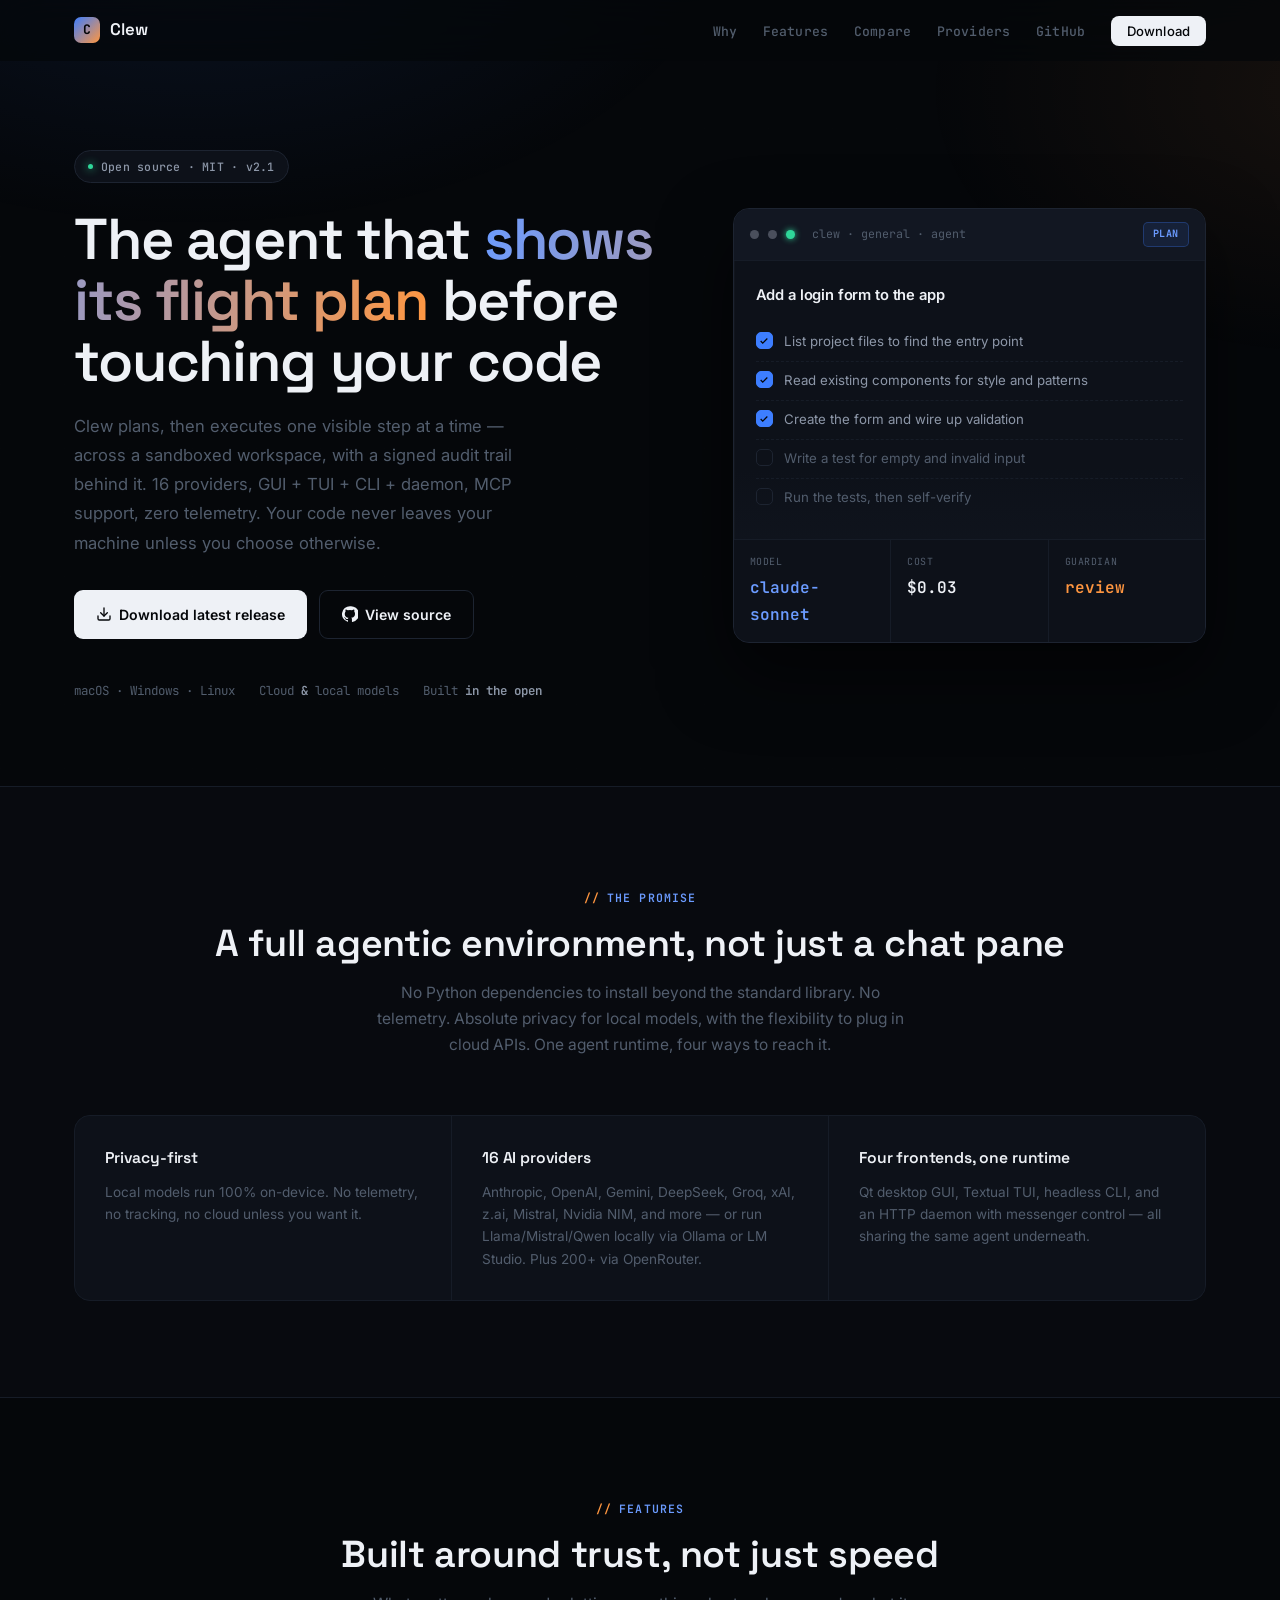
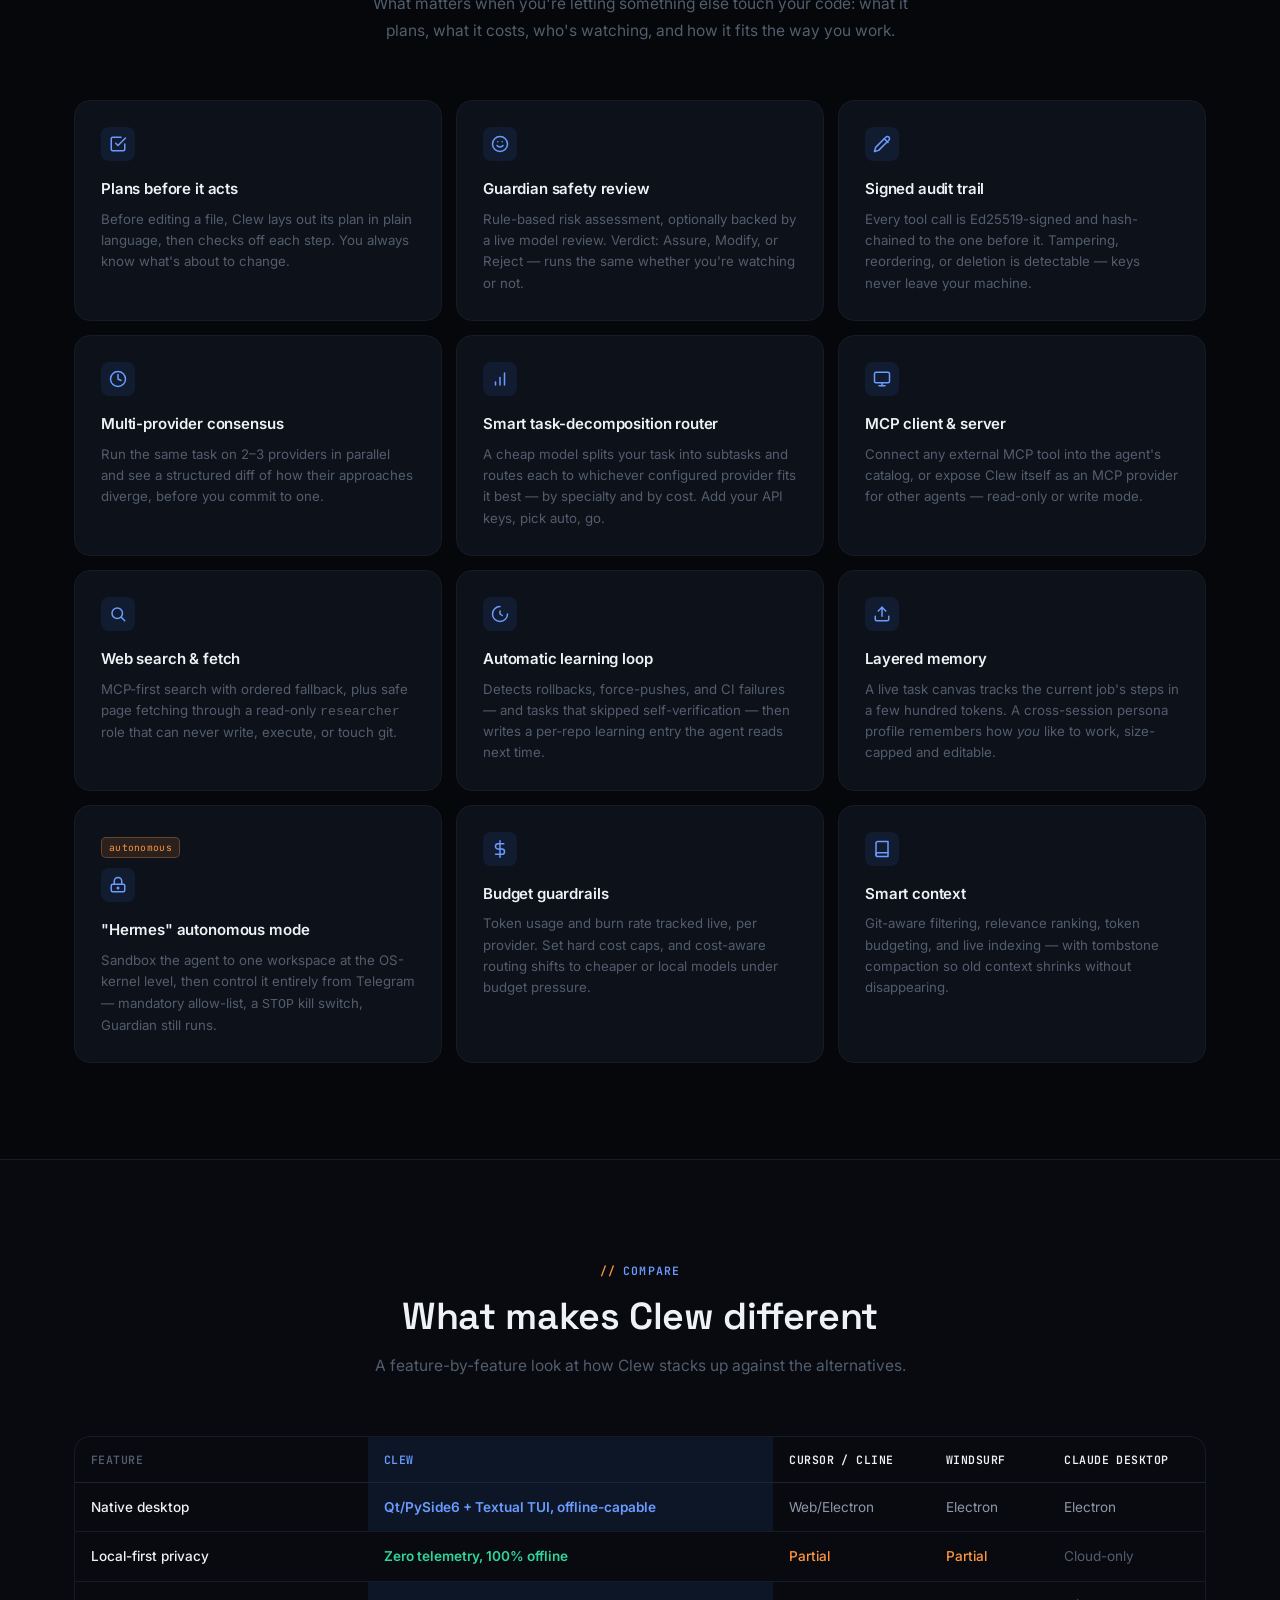
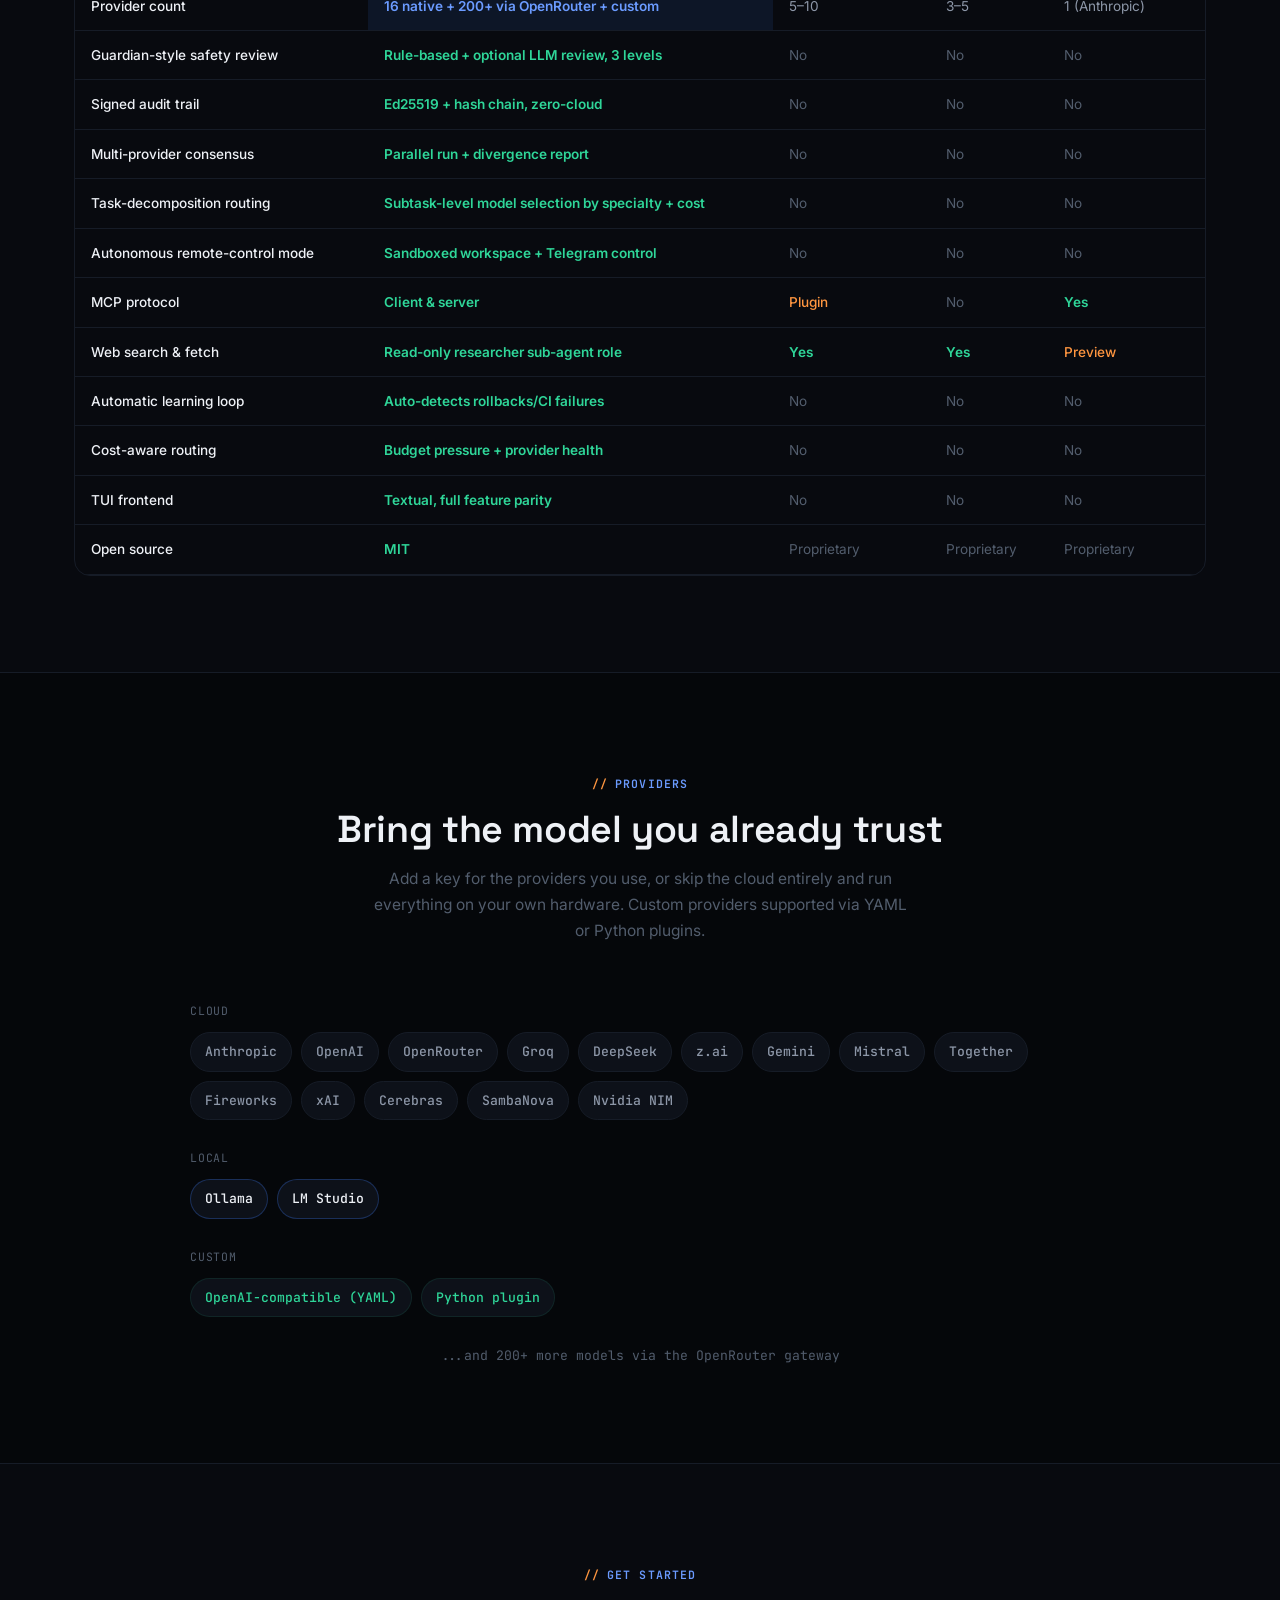
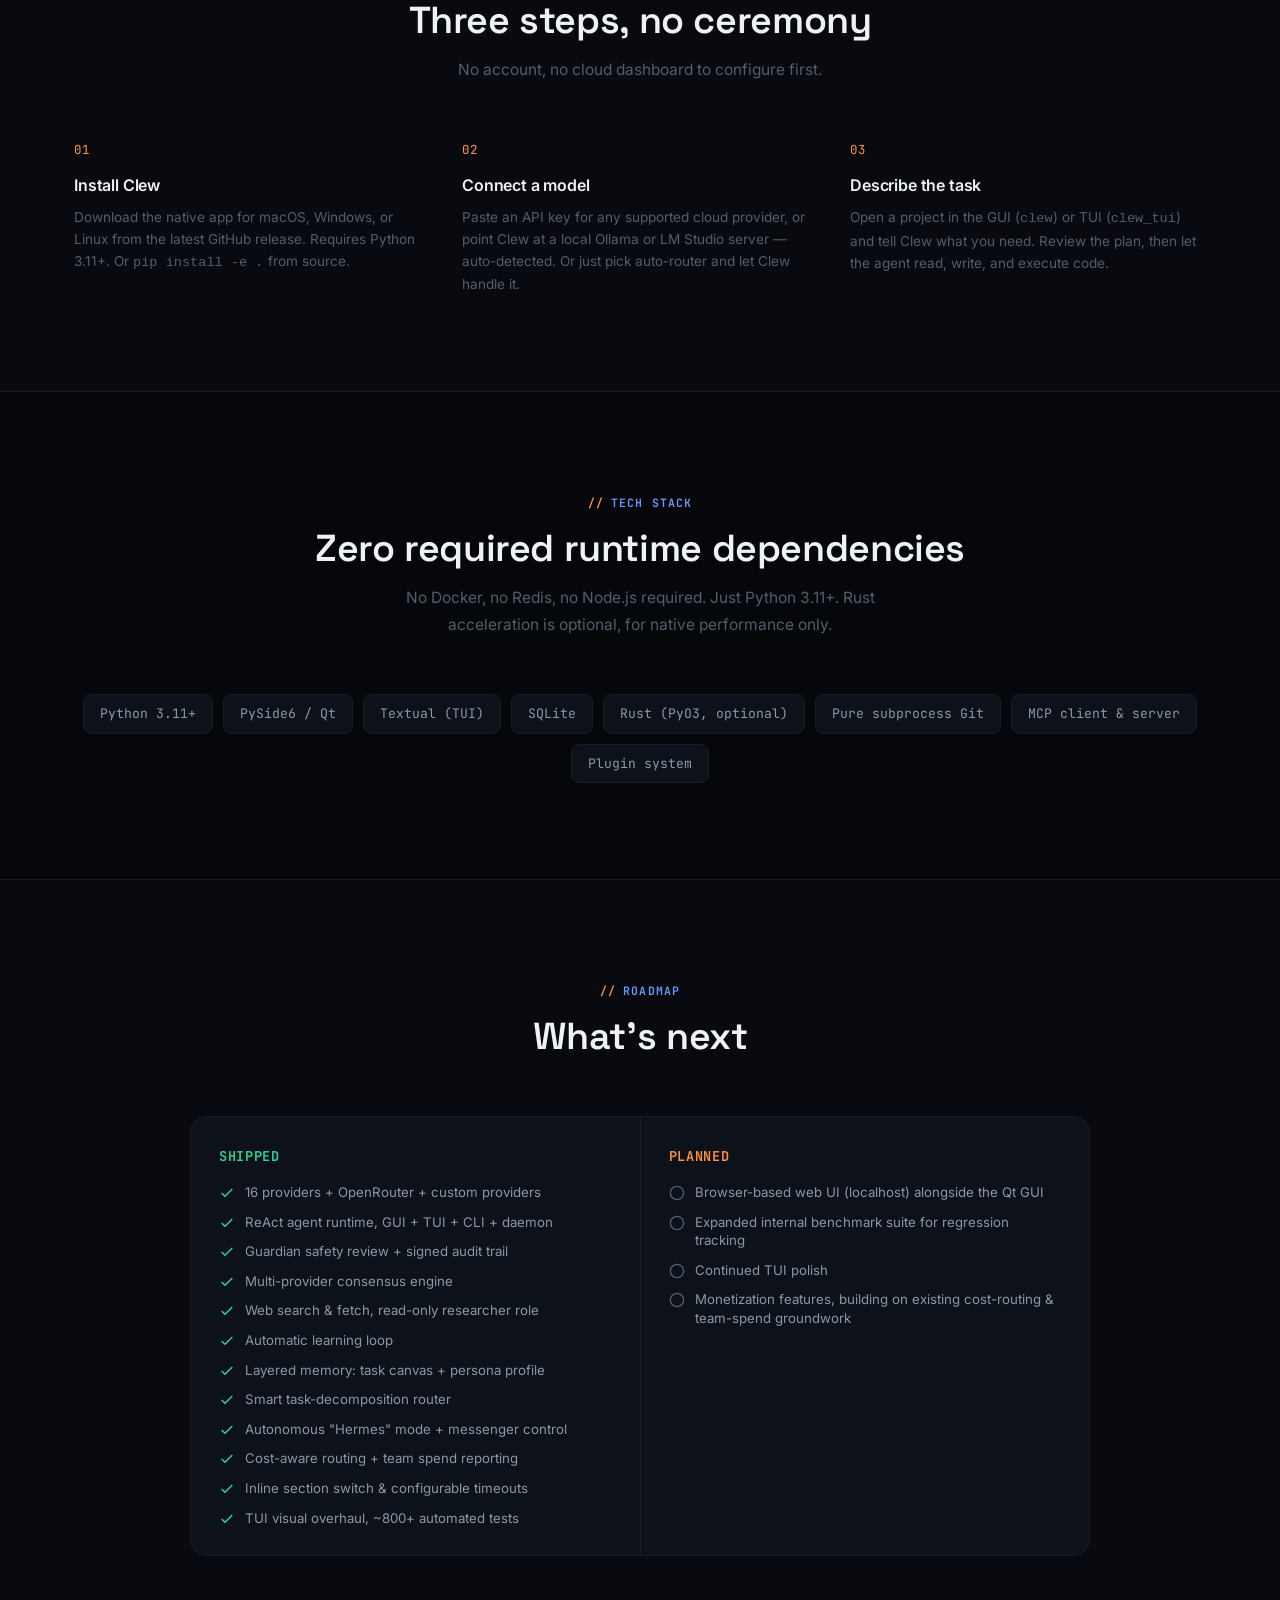
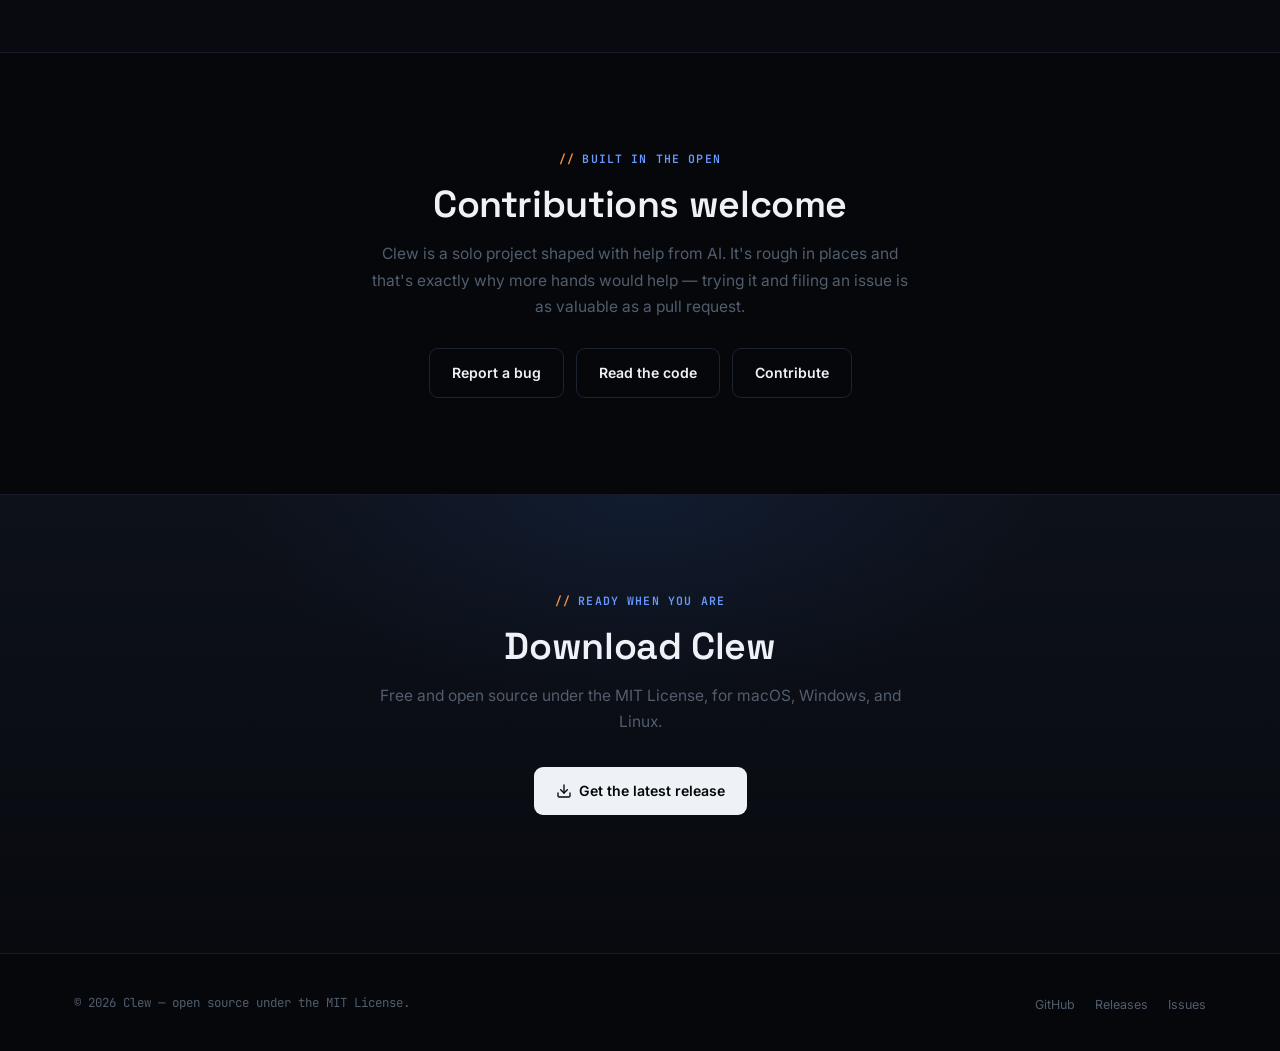
<file: index.html>
<!DOCTYPE html>
<html lang="en">
<head>
<meta charset="UTF-8">
<meta name="viewport" content="width=device-width, initial-scale=1.0">
<title>Clew — Native AI Coding IDE</title>
<meta name="description" content="Clew is an open-source native AI coding IDE. 16 providers, ReAct agents, GUI + TUI + CLI + daemon, MCP support, signed audit trail, zero telemetry. Runs on macOS, Windows, and Linux.">
<link rel="preconnect" href="https://fonts.googleapis.com">
<link rel="preconnect" href="https://fonts.gstatic.com" crossorigin>
<link href="https://fonts.googleapis.com/css2?family=Space+Grotesk:wght@500;600;700&family=Inter:wght@400;500;600;700&family=JetBrains+Mono:wght@400;500;600;700&display=swap" rel="stylesheet">
<style>
*,*::before,*::after{box-sizing:border-box;margin:0;padding:0}
:root{
  --bg:#05070a;
  --bg-alt:#080a0f;
  --surface:#0d1119;
  --surface-2:#121722;
  --surface-3:#182030;
  --border:#1d2431;
  --border-soft:#161c27;
  --text:#eef1f6;
  --text-dim:#8d97a8;
  --text-dimmer:#525d6d;
  --blue:#3d7eff;
  --blue-hi:#6b9bff;
  --blue-soft:rgba(61,126,255,.10);
  --blue-soft-border:rgba(61,126,255,.28);
  --amber:#ff9640;
  --amber-soft:rgba(255,150,64,.12);
  --amber-soft-border:rgba(255,150,64,.30);
  --green:#2fd699;
  --green-soft:rgba(47,214,153,.10);
  --red:#ff5c5c;
  --radius:10px;
  --radius-lg:16px;
  --max-w:1180px;
  --display:'Space Grotesk',var(--body);
  --body:'Inter',system-ui,-apple-system,sans-serif;
  --mono:'JetBrains Mono',ui-monospace,monospace;
}
html{scroll-behavior:smooth;-webkit-font-smoothing:antialiased}
@media(prefers-reduced-motion:reduce){html{scroll-behavior:auto}*{animation-duration:.01ms!important;animation-iteration-count:1!important;transition-duration:.01ms!important}}
body{font-family:var(--body);color:var(--text-dim);background:var(--bg);line-height:1.65;overflow-x:hidden;position:relative}
body::before{content:"";position:fixed;inset:0;z-index:-2;background:
  radial-gradient(ellipse 900px 500px at 15% -8%,rgba(61,126,255,.10),transparent 60%),
  radial-gradient(ellipse 700px 450px at 105% 10%,rgba(255,150,64,.07),transparent 60%);
  pointer-events:none}
body::after{content:"";position:fixed;inset:0;z-index:-1;pointer-events:none;opacity:.35;
  background-image:linear-gradient(rgba(255,255,255,.012) 1px,transparent 1px),linear-gradient(90deg,rgba(255,255,255,.012) 1px,transparent 1px);
  background-size:64px 64px}
a{color:var(--blue-hi);text-decoration:none;transition:color .2s ease}
a:hover{color:var(--text)}
img{max-width:100%;display:block}
.container{max-width:var(--max-w);margin:0 auto;padding:0 24px}
h1,h2,h3,h4{font-family:var(--display);color:var(--text);letter-spacing:-.01em;font-weight:600}
:focus-visible{outline:2px solid var(--blue);outline-offset:2px;border-radius:4px}

/* ---- NAV ---- */
nav{position:fixed;top:0;left:0;right:0;z-index:100;background:rgba(5,7,10,.72);backdrop-filter:blur(18px);-webkit-backdrop-filter:blur(18px);border-bottom:1px solid transparent;transition:border-color .2s ease}
nav.scrolled{border-bottom-color:var(--border)}
.nav-inner{display:flex;align-items:center;justify-content:space-between;height:60px}
.logo{display:flex;align-items:center;gap:10px;font-weight:600;font-size:1.05rem;color:var(--text);font-family:var(--display)}
.logo-mark{width:26px;height:26px;background:linear-gradient(135deg,var(--blue),var(--amber));border-radius:7px;display:grid;place-items:center;color:#050608;font-weight:700;font-size:.82rem;font-family:var(--mono)}
.nav-links{display:flex;align-items:center;gap:26px;list-style:none}
.nav-links a{color:var(--text-dimmer);font-size:.82rem;font-weight:500;font-family:var(--mono);letter-spacing:.01em}
.nav-links a:hover{color:var(--text)}
.nav-cta{background:var(--text);color:var(--bg)!important;padding:7px 16px;border-radius:8px;font-weight:600;font-size:.8rem;transition:opacity .2s;font-family:var(--body)!important}
.nav-cta:hover{opacity:.82;color:var(--bg)!important}
.mobile-toggle{display:none;background:none;border:none;cursor:pointer;padding:8px;color:var(--text)}

/* ---- HERO ---- */
.hero{padding:150px 0 84px}
.hero-inner{display:grid;grid-template-columns:1.12fr .88fr;gap:56px;align-items:center}
.hero-badge{display:inline-flex;align-items:center;gap:8px;background:var(--surface);color:var(--text-dim);padding:6px 13px;border-radius:100px;font-size:.72rem;font-weight:500;margin-bottom:26px;border:1px solid var(--border);font-family:var(--mono);letter-spacing:.02em}
.hero-badge span{width:5px;height:5px;background:var(--green);border-radius:50%;animation:pulse 2s infinite;box-shadow:0 0 8px var(--green)}
@keyframes pulse{0%,100%{opacity:1}50%{opacity:.3}}
.hero h1{font-family:var(--display);font-size:clamp(2.3rem,5vw,3.6rem);font-weight:600;line-height:1.06;margin-bottom:20px;letter-spacing:-.02em}
.hero h1 .accent-word{background:linear-gradient(100deg,var(--blue-hi),var(--amber));-webkit-background-clip:text;background-clip:text;color:transparent}
.hero p{font-size:1.04rem;color:var(--text-dimmer);max-width:470px;margin-bottom:32px;line-height:1.75}
.hero-buttons{display:flex;gap:12px;flex-wrap:wrap;margin-bottom:42px}
.btn{display:inline-flex;align-items:center;gap:7px;padding:12px 22px;border-radius:9px;font-weight:600;font-size:.88rem;border:none;cursor:pointer;transition:all .2s ease;font-family:var(--body)}
.btn-primary{background:var(--text);color:var(--bg)}
.btn-primary:hover{opacity:.85;transform:translateY(-1px);color:var(--bg)}
.btn-secondary{background:transparent;color:var(--text);border:1px solid var(--border)}
.btn-secondary:hover{border-color:var(--blue-soft-border);background:var(--blue-soft)}
.btn svg{width:16px;height:16px}
.hero-meta{display:flex;gap:24px;flex-wrap:wrap;color:var(--text-dimmer);font-size:.78rem;font-family:var(--mono)}
.hero-meta strong{color:var(--text-dim);font-weight:600}

/* ---- HERO WIDGET: MISSION CONTROL ---- */
.console{background:linear-gradient(180deg,var(--surface),var(--surface) 60%,var(--surface-2));border:1px solid var(--border);border-radius:var(--radius-lg);overflow:hidden;box-shadow:0 30px 70px rgba(0,0,0,.55),0 0 0 1px rgba(255,255,255,.02) inset}
.console-header{display:flex;align-items:center;gap:9px;padding:13px 16px;border-bottom:1px solid var(--border-soft);background:var(--surface-2)}
.pw-dot{width:9px;height:9px;border-radius:50%}
.pw-dot.r{background:#4a4f5c}.pw-dot.y{background:#4a4f5c}.pw-dot.g{background:var(--green);box-shadow:0 0 6px var(--green)}
.console-header span{margin-left:8px;color:var(--text-dimmer);font-size:.73rem;font-family:var(--mono)}
.console-badge{margin-left:auto;background:var(--blue-soft);color:var(--blue-hi);font-size:.63rem;font-weight:700;padding:3px 9px;border-radius:5px;letter-spacing:.06em;font-family:var(--mono);border:1px solid var(--blue-soft-border)}
.console-body{padding:22px}
.console-body h4{font-size:.92rem;font-weight:600;margin-bottom:16px;color:var(--text);font-family:var(--body)}
.pw-step{display:flex;align-items:flex-start;gap:11px;padding:8px 0;font-size:.83rem;color:var(--text-dimmer);border-bottom:1px dashed var(--border-soft)}
.pw-step:last-child{border-bottom:none}
.pw-check{flex-shrink:0;width:17px;height:17px;border-radius:5px;border:1.5px solid var(--border);display:grid;place-items:center;margin-top:1px;transition:all .3s ease}
.pw-step.done .pw-check{background:var(--blue);border-color:var(--blue)}
.pw-step.done{color:var(--text-dim)}
.pw-check svg{width:10px;height:10px;color:#050608;opacity:0;transition:opacity .2s ease}
.pw-step.done .pw-check svg{opacity:1}
.telemetry{display:grid;grid-template-columns:repeat(3,1fr);gap:1px;background:var(--border-soft);border-top:1px solid var(--border-soft)}
.telem-cell{background:var(--surface);padding:14px 16px;text-align:left}
.telem-label{font-family:var(--mono);font-size:.62rem;color:var(--text-dimmer);text-transform:uppercase;letter-spacing:.06em;margin-bottom:5px}
.telem-value{font-family:var(--mono);font-size:1rem;font-weight:600;color:var(--text)}
.telem-value.blue{color:var(--blue-hi)}
.telem-value.amber{color:var(--amber)}

/* ---- SECTION COMMON ---- */
section{padding:96px 0}
.section-label{display:inline-flex;align-items:center;gap:7px;font-size:.72rem;font-weight:600;text-transform:uppercase;letter-spacing:.1em;margin-bottom:14px;color:var(--blue-hi);font-family:var(--mono)}
.section-label::before{content:"//";color:var(--amber)}
.section-title{font-family:var(--display);font-size:clamp(1.7rem,3.4vw,2.35rem);font-weight:600;margin-bottom:14px;line-height:1.2;letter-spacing:-.01em}
.section-desc{font-size:.97rem;color:var(--text-dimmer);max-width:540px;line-height:1.7}
.section-header{text-align:center;margin-bottom:56px}
.section-header .section-desc{margin:0 auto}

/* ---- PROMISE ---- */
.promise{background:var(--bg-alt);border-top:1px solid var(--border-soft);border-bottom:1px solid var(--border-soft)}
.promise-grid{display:grid;grid-template-columns:repeat(3,1fr);gap:1px;background:var(--border-soft);border:1px solid var(--border-soft);border-radius:var(--radius-lg);overflow:hidden}
.promise-card{padding:30px;background:var(--surface);transition:background .2s}
.promise-card:hover{background:var(--surface-2)}
.promise-card h3{font-size:.98rem;font-weight:600;margin-bottom:9px;font-family:var(--display)}
.promise-card p{font-size:.85rem;color:var(--text-dimmer);line-height:1.65}

/* ---- FEATURES ---- */
.features-grid{display:grid;grid-template-columns:repeat(3,1fr);gap:14px}
.feature-card{padding:26px;border-radius:var(--radius-lg);border:1px solid var(--border-soft);background:var(--surface);transition:all .2s ease;position:relative;overflow:hidden}
.feature-card::before{content:"";position:absolute;inset:0;background:radial-gradient(160px 100px at 0% 0%,var(--blue-soft),transparent 70%);opacity:0;transition:opacity .25s}
.feature-card:hover{border-color:var(--blue-soft-border);transform:translateY(-2px)}
.feature-card:hover::before{opacity:1}
.feature-icon{width:34px;height:34px;border-radius:8px;display:grid;place-items:center;margin-bottom:16px;background:var(--blue-soft);color:var(--blue-hi);position:relative}
.feature-card h3{font-size:.94rem;font-weight:600;margin-bottom:7px;position:relative;font-family:var(--body)}
.feature-card p{font-size:.83rem;color:var(--text-dimmer);line-height:1.6;position:relative}
.feature-tag{display:inline-block;font-family:var(--mono);font-size:.6rem;color:var(--amber);background:var(--amber-soft);border:1px solid var(--amber-soft-border);padding:2px 7px;border-radius:5px;margin-bottom:10px;letter-spacing:.03em}

/* ---- COMPARISON TABLE ---- */
.comparison{background:var(--bg-alt);overflow-x:auto;border-top:1px solid var(--border-soft);border-bottom:1px solid var(--border-soft)}
.comparison-table{width:100%;border-collapse:collapse;min-width:680px;font-size:.85rem}
.comparison-table thead th{text-align:left;padding:13px 16px;font-weight:600;color:var(--text);border-bottom:1px solid var(--border);font-size:.72rem;white-space:nowrap;font-family:var(--mono);text-transform:uppercase;letter-spacing:.04em}
.comparison-table thead th:first-child{color:var(--text-dimmer)}
.comparison-table thead th.clew-col{color:var(--blue-hi)}
.comparison-table tbody td{padding:13px 16px;border-bottom:1px solid var(--border-soft);color:var(--text-dim);white-space:nowrap}
.comparison-table tbody td:first-child{font-weight:500;color:var(--text);white-space:normal;min-width:150px}
.comparison-table .yes{color:var(--green);font-weight:600}
.comparison-table .no{color:var(--text-dimmer)}
.comparison-table .partial{color:var(--amber);font-weight:500}
.comparison-table .clew-col{color:var(--blue-hi);font-weight:600;background:var(--blue-soft)}

/* ---- PROVIDERS ---- */
.providers{background:var(--bg)}
.provider-group-label{font-family:var(--mono);font-size:.72rem;color:var(--text-dimmer);text-transform:uppercase;letter-spacing:.07em;margin:0 auto 12px;max-width:900px;text-align:left}
.providers-grid{display:flex;flex-wrap:wrap;gap:9px;max-width:900px;margin:0 auto 28px}
.provider-chip{padding:8px 14px;background:var(--surface);border:1px solid var(--border-soft);border-radius:100px;font-size:.82rem;font-weight:500;color:var(--text-dim);font-family:var(--mono);transition:border-color .2s}
.provider-chip:hover{border-color:var(--blue-soft-border);color:var(--text)}
.provider-chip.local{border-color:var(--blue-soft-border);color:var(--text)}
.provider-chip.custom{border-color:var(--green-soft);color:var(--green)}

/* ---- HOW IT WORKS ---- */
.how-it-works{background:var(--bg-alt);border-top:1px solid var(--border-soft);border-bottom:1px solid var(--border-soft)}
.steps{display:grid;grid-template-columns:repeat(3,1fr);gap:32px}
.step-num{font-family:var(--mono);font-size:.78rem;color:var(--amber);margin-bottom:12px;letter-spacing:.05em}
.step h3{font-size:1rem;font-weight:600;margin-bottom:7px;font-family:var(--body)}
.step p{font-size:.85rem;color:var(--text-dimmer);line-height:1.65}

/* ---- TECH STACK ---- */
.tech-stack{text-align:center}
.tech-badges{display:flex;flex-wrap:wrap;gap:10px;justify-content:center;margin-top:28px}
.tech-badge{padding:8px 16px;background:var(--surface);border:1px solid var(--border-soft);border-radius:8px;font-size:.82rem;font-family:var(--mono);color:var(--text-dim)}

/* ---- ROADMAP ---- */
.roadmap{background:var(--bg-alt);border-top:1px solid var(--border-soft);border-bottom:1px solid var(--border-soft)}
.roadmap-grid{display:grid;grid-template-columns:1fr 1fr;gap:1px;max-width:900px;margin:0 auto;background:var(--border-soft);border:1px solid var(--border-soft);border-radius:var(--radius-lg);overflow:hidden}
.roadmap-col{background:var(--surface);padding:28px}
.roadmap-col h3{font-size:.85rem;font-weight:600;margin-bottom:16px;color:var(--text);font-family:var(--mono);text-transform:uppercase;letter-spacing:.05em}
.roadmap-col h3.done-h{color:var(--green)}
.roadmap-col h3.todo-h{color:var(--amber)}
.roadmap-list{list-style:none;display:flex;flex-direction:column;gap:11px}
.roadmap-list li{display:flex;align-items:flex-start;gap:10px;font-size:.83rem;color:var(--text-dim);line-height:1.4}
.roadmap-list .done-icon{color:var(--green);flex-shrink:0;width:16px;height:16px;margin-top:2px}
.roadmap-list .todo-icon{color:var(--text-dimmer);flex-shrink:0;width:16px;height:16px;margin-top:2px}

/* ---- CONTRIBUTE ---- */
.contribute{text-align:center}
.contribute .section-desc{margin:0 auto 28px}
.contribute-links{display:flex;gap:12px;justify-content:center;flex-wrap:wrap}

/* ---- CTA ---- */
.cta{background:linear-gradient(180deg,var(--surface),var(--bg-alt));text-align:center;border-top:1px solid var(--border-soft);border-bottom:1px solid var(--border-soft);position:relative;overflow:hidden}
.cta::before{content:"";position:absolute;inset:0;background:radial-gradient(600px 300px at 50% 0%,var(--blue-soft),transparent 70%);pointer-events:none}
.cta .section-desc{margin:0 auto 32px;position:relative}
.cta .section-title{position:relative}

/* ---- FOOTER ---- */
footer{padding:36px 0}
.footer-inner{display:flex;justify-content:space-between;align-items:center;flex-wrap:wrap;gap:16px}
.footer-copy{font-size:.78rem;color:var(--text-dimmer);font-family:var(--mono)}
.footer-links{display:flex;gap:20px;list-style:none}
.footer-links a{font-size:.78rem;color:var(--text-dimmer)}
.footer-links a:hover{color:var(--text-dim)}

/* ---- RESPONSIVE ---- */
@media(max-width:1200px){.comparison-table{min-width:600px}}
@media(max-width:1024px){
  .features-grid{grid-template-columns:repeat(2,1fr)}
  .promise-grid{grid-template-columns:repeat(2,1fr)}
  .hero-inner{grid-template-columns:1fr;gap:44px}
  .hero p{max-width:100%}
}
@media(max-width:768px){
  .nav-links{display:none}
  .mobile-toggle{display:block}
  .nav-links.open{display:flex;flex-direction:column;position:absolute;top:60px;left:0;right:0;background:var(--bg);padding:20px 24px;border-bottom:1px solid var(--border);gap:14px}
  .features-grid{grid-template-columns:1fr}
  .promise-grid{grid-template-columns:1fr}
  .steps{grid-template-columns:1fr;gap:24px}
  .roadmap-grid{grid-template-columns:1fr}
  .telemetry{grid-template-columns:1fr}
  section{padding:64px 0}
  .hero{padding:114px 0 56px}
  .container{padding:0 18px}
  .footer-inner{flex-direction:column;text-align:center}
  .comparison-table{font-size:.8rem}
  .comparison-table thead th,.comparison-table tbody td{padding:10px 12px}
}
@media(max-width:480px){
  .hero h1{font-size:1.9rem}
  .section-title{font-size:1.4rem}
  .hero-buttons{flex-direction:column}
  .hero-buttons .btn{justify-content:center;width:100%}
  .hero-meta{flex-direction:column;gap:10px}
  .contribute-links{flex-direction:column;align-items:center}
  .contribute-links .btn{width:100%;max-width:280px;justify-content:center}
}

/* ---- FADE-IN ---- */
.fade-in{opacity:0;transform:translateY(18px);transition:opacity .5s ease,transform .5s ease}
.fade-in.visible{opacity:1;transform:translateY(0)}
</style>
</head>
<body>

<!-- NAV -->
<nav id="nav">
  <div class="container nav-inner">
    <a href="#" class="logo">
      <div class="logo-mark">C</div>
      Clew
    </a>
    <ul class="nav-links" id="navLinks">
      <li><a href="#promise">Why</a></li>
      <li><a href="#features">Features</a></li>
      <li><a href="#comparison">Compare</a></li>
      <li><a href="#providers">Providers</a></li>
      <li><a href="https://github.com/ilyaosovskoi/Clew" target="_blank" rel="noopener">GitHub</a></li>
      <li><a href="https://github.com/ilyaosovskoi/Clew/releases/latest" target="_blank" rel="noopener" class="nav-cta">Download</a></li>
    </ul>
    <button class="mobile-toggle" id="mobileToggle" aria-label="Menu">
      <svg width="22" height="22" fill="none" stroke="currentColor" stroke-width="2"><path d="M4 6h16M4 12h16M4 18h16"/></svg>
    </button>
  </div>
</nav>

<!-- HERO -->
<section class="hero">
  <div class="container hero-inner">
    <div>
      <div class="hero-badge"><span></span> Open source &middot; MIT &middot; v2.1</div>
      <h1>The agent that <span class="accent-word">shows its flight plan</span> before touching your code</h1>
      <p>Clew plans, then executes one visible step at a time &mdash; across a sandboxed workspace, with a signed audit trail behind it. 16 providers, GUI + TUI + CLI + daemon, MCP support, zero telemetry. Your code never leaves your machine unless you choose otherwise.</p>
      <div class="hero-buttons">
        <a href="https://github.com/ilyaosovskoi/Clew/releases/latest" target="_blank" rel="noopener" class="btn btn-primary">
          <svg viewBox="0 0 24 24" fill="none" stroke="currentColor" stroke-width="2" stroke-linecap="round" stroke-linejoin="round"><path d="M21 15v4a2 2 0 01-2 2H5a2 2 0 01-2-2v-4"/><polyline points="7 10 12 15 17 10"/><line x1="12" y1="15" x2="12" y2="3"/></svg>
          Download latest release
        </a>
        <a href="https://github.com/ilyaosovskoi/Clew" target="_blank" rel="noopener" class="btn btn-secondary">
          <svg viewBox="0 0 24 24" fill="currentColor" width="16" height="16"><path d="M12 .3a12 12 0 00-3.8 23.4c.6.1.8-.3.8-.6v-2c-3.3.7-4-1.6-4-1.6-.6-1.4-1.4-1.8-1.4-1.8-1-.7.1-.7.1-.7 1.2.1 1.8 1.2 1.8 1.2 1 1.8 2.8 1.3 3.5 1 .1-.8.4-1.3.7-1.6-2.7-.3-5.5-1.3-5.5-6 0-1.3.5-2.4 1.2-3.2-.1-.4-.5-1.6.1-3.2 0 0 1-.3 3.4 1.2a11.5 11.5 0 016 0c2.3-1.5 3.3-1.2 3.3-1.2.7 1.6.3 2.8.1 3.2.8.8 1.2 1.9 1.2 3.2 0 4.6-2.8 5.6-5.5 5.9.5.4.9 1.2.9 2.4v3.5c0 .3.2.7.8.6A12 12 0 0012 .3"/></svg>
          View source
        </a>
      </div>
      <div class="hero-meta">
        <div>macOS &middot; Windows &middot; Linux</div>
        <div>Cloud <strong>&</strong> local models</div>
        <div>Built <strong>in the open</strong></div>
      </div>
    </div>

    <div class="console fade-in">
      <div class="console-header">
        <div class="pw-dot r"></div><div class="pw-dot y"></div><div class="pw-dot g"></div>
        <span>clew &middot; general &middot; agent</span>
        <div class="console-badge">PLAN</div>
      </div>
      <div class="console-body">
        <h4>Add a login form to the app</h4>
        <div id="pwSteps">
          <div class="pw-step"><div class="pw-check"><svg viewBox="0 0 24 24" fill="none" stroke="currentColor" stroke-width="3"><polyline points="20 6 9 17 4 12"/></svg></div>List project files to find the entry point</div>
          <div class="pw-step"><div class="pw-check"><svg viewBox="0 0 24 24" fill="none" stroke="currentColor" stroke-width="3"><polyline points="20 6 9 17 4 12"/></svg></div>Read existing components for style and patterns</div>
          <div class="pw-step"><div class="pw-check"><svg viewBox="0 0 24 24" fill="none" stroke="currentColor" stroke-width="3"><polyline points="20 6 9 17 4 12"/></svg></div>Create the form and wire up validation</div>
          <div class="pw-step"><div class="pw-check"><svg viewBox="0 0 24 24" fill="none" stroke="currentColor" stroke-width="3"><polyline points="20 6 9 17 4 12"/></svg></div>Write a test for empty and invalid input</div>
          <div class="pw-step"><div class="pw-check"><svg viewBox="0 0 24 24" fill="none" stroke="currentColor" stroke-width="3"><polyline points="20 6 9 17 4 12"/></svg></div>Run the tests, then self-verify</div>
        </div>
      </div>
      <div class="telemetry">
        <div class="telem-cell">
          <div class="telem-label">Model</div>
          <div class="telem-value blue" id="telemModel">claude-sonnet</div>
        </div>
        <div class="telem-cell">
          <div class="telem-label">Cost</div>
          <div class="telem-value" id="telemCost">$0.00</div>
        </div>
        <div class="telem-cell">
          <div class="telem-label">Guardian</div>
          <div class="telem-value amber" id="telemGuardian">idle</div>
        </div>
      </div>
    </div>
  </div>
</section>

<!-- PROMISE -->
<section class="promise" id="promise">
  <div class="container">
    <div class="section-header">
      <div class="section-label">The promise</div>
      <h2 class="section-title">A full agentic environment, not just a chat pane</h2>
      <p class="section-desc">No Python dependencies to install beyond the standard library. No telemetry. Absolute privacy for local models, with the flexibility to plug in cloud APIs. One agent runtime, four ways to reach it.</p>
    </div>
    <div class="promise-grid">
      <div class="promise-card fade-in">
        <h3>Privacy-first</h3>
        <p>Local models run 100% on-device. No telemetry, no tracking, no cloud unless you want it.</p>
      </div>
      <div class="promise-card fade-in">
        <h3>16 AI providers</h3>
        <p>Anthropic, OpenAI, Gemini, DeepSeek, Groq, xAI, z.ai, Mistral, Nvidia NIM, and more &mdash; or run Llama/Mistral/Qwen locally via Ollama or LM Studio. Plus 200+ via OpenRouter.</p>
      </div>
      <div class="promise-card fade-in">
        <h3>Four frontends, one runtime</h3>
        <p>Qt desktop GUI, Textual TUI, headless CLI, and an HTTP daemon with messenger control &mdash; all sharing the same agent underneath.</p>
      </div>
    </div>
  </div>
</section>

<!-- FEATURES -->
<section id="features">
  <div class="container">
    <div class="section-header">
      <div class="section-label">Features</div>
      <h2 class="section-title">Built around trust, not just speed</h2>
      <p class="section-desc">What matters when you're letting something else touch your code: what it plans, what it costs, who's watching, and how it fits the way you work.</p>
    </div>
    <div class="features-grid">
      <div class="feature-card fade-in">
        <div class="feature-icon">
          <svg width="18" height="18" viewBox="0 0 24 24" fill="none" stroke="currentColor" stroke-width="2" stroke-linecap="round" stroke-linejoin="round"><path d="M9 11l3 3L22 4"/><path d="M21 12v7a2 2 0 01-2 2H5a2 2 0 01-2-2V5a2 2 0 012-2h11"/></svg>
        </div>
        <h3>Plans before it acts</h3>
        <p>Before editing a file, Clew lays out its plan in plain language, then checks off each step. You always know what's about to change.</p>
      </div>
      <div class="feature-card fade-in">
        <div class="feature-icon">
          <svg width="18" height="18" viewBox="0 0 24 24" fill="none" stroke="currentColor" stroke-width="2" stroke-linecap="round" stroke-linejoin="round"><path d="M12 22c5.5 0 10-4.5 10-10S17.5 2 12 2 2 6.5 2 12s4.5 10 10 10z"/><path d="M8 14s1.5 2 4 2 4-2 4-2"/><line x1="9" y1="9" x2="9.01" y2="9"/><line x1="15" y1="9" x2="15.01" y2="9"/></svg>
        </div>
        <h3>Guardian safety review</h3>
        <p>Rule-based risk assessment, optionally backed by a live model review. Verdict: Assure, Modify, or Reject &mdash; runs the same whether you're watching or not.</p>
      </div>
      <div class="feature-card fade-in">
        <div class="feature-icon">
          <svg width="18" height="18" viewBox="0 0 24 24" fill="none" stroke="currentColor" stroke-width="2" stroke-linecap="round" stroke-linejoin="round"><path d="M17 3a2.85 2.83 0 114 4L7.5 20.5 2 22l1.5-5.5L17 3z"/><path d="M15 5l5 5"/></svg>
        </div>
        <h3>Signed audit trail</h3>
        <p>Every tool call is Ed25519-signed and hash-chained to the one before it. Tampering, reordering, or deletion is detectable &mdash; keys never leave your machine.</p>
      </div>
      <div class="feature-card fade-in">
        <div class="feature-icon">
          <svg width="18" height="18" viewBox="0 0 24 24" fill="none" stroke="currentColor" stroke-width="2" stroke-linecap="round" stroke-linejoin="round"><circle cx="12" cy="12" r="10"/><path d="M12 6v6l4 2"/></svg>
        </div>
        <h3>Multi-provider consensus</h3>
        <p>Run the same task on 2&ndash;3 providers in parallel and see a structured diff of how their approaches diverge, before you commit to one.</p>
      </div>
      <div class="feature-card fade-in">
        <div class="feature-icon">
          <svg width="18" height="18" viewBox="0 0 24 24" fill="none" stroke="currentColor" stroke-width="2" stroke-linecap="round" stroke-linejoin="round"><path d="M12 20V10"/><path d="M18 20V4"/><path d="M6 20v-4"/></svg>
        </div>
        <h3>Smart task-decomposition router</h3>
        <p>A cheap model splits your task into subtasks and routes each to whichever configured provider fits it best &mdash; by specialty and by cost. Add your API keys, pick auto, go.</p>
      </div>
      <div class="feature-card fade-in">
        <div class="feature-icon">
          <svg width="18" height="18" viewBox="0 0 24 24" fill="none" stroke="currentColor" stroke-width="2" stroke-linecap="round" stroke-linejoin="round"><rect x="2" y="3" width="20" height="14" rx="2"/><line x1="8" y1="21" x2="16" y2="21"/><line x1="12" y1="17" x2="12" y2="21"/></svg>
        </div>
        <h3>MCP client &amp; server</h3>
        <p>Connect any external MCP tool into the agent's catalog, or expose Clew itself as an MCP provider for other agents &mdash; read-only or write mode.</p>
      </div>
      <div class="feature-card fade-in">
        <div class="feature-icon">
          <svg width="18" height="18" viewBox="0 0 24 24" fill="none" stroke="currentColor" stroke-width="2" stroke-linecap="round" stroke-linejoin="round"><circle cx="11" cy="11" r="7"/><line x1="21" y1="21" x2="16.65" y2="16.65"/></svg>
        </div>
        <h3>Web search &amp; fetch</h3>
        <p>MCP-first search with ordered fallback, plus safe page fetching through a read-only <code>researcher</code> role that can never write, execute, or touch git.</p>
      </div>
      <div class="feature-card fade-in">
        <div class="feature-icon">
          <svg width="18" height="18" viewBox="0 0 24 24" fill="none" stroke="currentColor" stroke-width="2" stroke-linecap="round" stroke-linejoin="round"><path d="M12 2C6.5 2 2 6.5 2 12s4.5 10 10 10 10-4.5 10-10"/><path d="M12 8v4l3 2"/></svg>
        </div>
        <h3>Automatic learning loop</h3>
        <p>Detects rollbacks, force-pushes, and CI failures &mdash; and tasks that skipped self-verification &mdash; then writes a per-repo learning entry the agent reads next time.</p>
      </div>
      <div class="feature-card fade-in">
        <div class="feature-icon">
          <svg width="18" height="18" viewBox="0 0 24 24" fill="none" stroke="currentColor" stroke-width="2" stroke-linecap="round" stroke-linejoin="round"><path d="M21 15v4a2 2 0 01-2 2H5a2 2 0 01-2-2v-4"/><polyline points="17 8 12 3 7 8"/><line x1="12" y1="3" x2="12" y2="15"/></svg>
        </div>
        <h3>Layered memory</h3>
        <p>A live task canvas tracks the current job's steps in a few hundred tokens. A cross-session persona profile remembers how <em>you</em> like to work, size-capped and editable.</p>
      </div>
      <div class="feature-card fade-in">
        <span class="feature-tag">autonomous</span>
        <div class="feature-icon">
          <svg width="18" height="18" viewBox="0 0 24 24" fill="none" stroke="currentColor" stroke-width="2" stroke-linecap="round" stroke-linejoin="round"><rect x="3" y="11" width="18" height="10" rx="2"/><circle cx="12" cy="16" r="1"/><path d="M7 11V7a5 5 0 0110 0v4"/></svg>
        </div>
        <h3>"Hermes" autonomous mode</h3>
        <p>Sandbox the agent to one workspace at the OS-kernel level, then control it entirely from Telegram &mdash; mandatory allow-list, a <code>STOP</code> kill switch, Guardian still runs.</p>
      </div>
      <div class="feature-card fade-in">
        <div class="feature-icon">
          <svg width="18" height="18" viewBox="0 0 24 24" fill="none" stroke="currentColor" stroke-width="2" stroke-linecap="round" stroke-linejoin="round"><line x1="12" y1="1" x2="12" y2="23"/><path d="M17 5H9.5a3.5 3.5 0 000 7h5a3.5 3.5 0 010 7H6"/></svg>
        </div>
        <h3>Budget guardrails</h3>
        <p>Token usage and burn rate tracked live, per provider. Set hard cost caps, and cost-aware routing shifts to cheaper or local models under budget pressure.</p>
      </div>
      <div class="feature-card fade-in">
        <div class="feature-icon">
          <svg width="18" height="18" viewBox="0 0 24 24" fill="none" stroke="currentColor" stroke-width="2" stroke-linecap="round" stroke-linejoin="round"><path d="M4 19.5A2.5 2.5 0 016.5 17H20"/><path d="M6.5 2H20v20H6.5A2.5 2.5 0 014 19.5v-15A2.5 2.5 0 016.5 2z"/></svg>
        </div>
        <h3>Smart context</h3>
        <p>Git-aware filtering, relevance ranking, token budgeting, and live indexing &mdash; with tombstone compaction so old context shrinks without disappearing.</p>
      </div>
    </div>
  </div>
</section>

<!-- COMPARISON -->
<section class="comparison" id="comparison">
  <div class="container">
    <div class="section-header">
      <div class="section-label">Compare</div>
      <h2 class="section-title">What makes Clew different</h2>
      <p class="section-desc">A feature-by-feature look at how Clew stacks up against the alternatives.</p>
    </div>
    <div class="fade-in" style="overflow-x:auto;border-radius:var(--radius-lg);border:1px solid var(--border-soft)">
      <table class="comparison-table">
        <thead>
          <tr>
            <th>Feature</th>
            <th class="clew-col">Clew</th>
            <th>Cursor / Cline</th>
            <th>Windsurf</th>
            <th>Claude Desktop</th>
          </tr>
        </thead>
        <tbody>
          <tr>
            <td>Native desktop</td>
            <td class="clew-col">Qt/PySide6 + Textual TUI, offline-capable</td>
            <td>Web/Electron</td>
            <td>Electron</td>
            <td>Electron</td>
          </tr>
          <tr>
            <td>Local-first privacy</td>
            <td class="yes">Zero telemetry, 100% offline</td>
            <td class="partial">Partial</td>
            <td class="partial">Partial</td>
            <td class="no">Cloud-only</td>
          </tr>
          <tr>
            <td>Provider count</td>
            <td class="clew-col">16 native + 200+ via OpenRouter + custom</td>
            <td>5&ndash;10</td>
            <td>3&ndash;5</td>
            <td>1 (Anthropic)</td>
          </tr>
          <tr>
            <td>Guardian-style safety review</td>
            <td class="yes">Rule-based + optional LLM review, 3 levels</td>
            <td class="no">No</td>
            <td class="no">No</td>
            <td class="no">No</td>
          </tr>
          <tr>
            <td>Signed audit trail</td>
            <td class="yes">Ed25519 + hash chain, zero-cloud</td>
            <td class="no">No</td>
            <td class="no">No</td>
            <td class="no">No</td>
          </tr>
          <tr>
            <td>Multi-provider consensus</td>
            <td class="yes">Parallel run + divergence report</td>
            <td class="no">No</td>
            <td class="no">No</td>
            <td class="no">No</td>
          </tr>
          <tr>
            <td>Task-decomposition routing</td>
            <td class="yes">Subtask-level model selection by specialty + cost</td>
            <td class="no">No</td>
            <td class="no">No</td>
            <td class="no">No</td>
          </tr>
          <tr>
            <td>Autonomous remote-control mode</td>
            <td class="yes">Sandboxed workspace + Telegram control</td>
            <td class="no">No</td>
            <td class="no">No</td>
            <td class="no">No</td>
          </tr>
          <tr>
            <td>MCP protocol</td>
            <td class="yes">Client &amp; server</td>
            <td class="partial">Plugin</td>
            <td class="no">No</td>
            <td class="yes">Yes</td>
          </tr>
          <tr>
            <td>Web search &amp; fetch</td>
            <td class="yes">Read-only researcher sub-agent role</td>
            <td class="yes">Yes</td>
            <td class="yes">Yes</td>
            <td class="partial">Preview</td>
          </tr>
          <tr>
            <td>Automatic learning loop</td>
            <td class="yes">Auto-detects rollbacks/CI failures</td>
            <td class="no">No</td>
            <td class="no">No</td>
            <td class="no">No</td>
          </tr>
          <tr>
            <td>Cost-aware routing</td>
            <td class="yes">Budget pressure + provider health</td>
            <td class="no">No</td>
            <td class="no">No</td>
            <td class="no">No</td>
          </tr>
          <tr>
            <td>TUI frontend</td>
            <td class="yes">Textual, full feature parity</td>
            <td class="no">No</td>
            <td class="no">No</td>
            <td class="no">No</td>
          </tr>
          <tr>
            <td>Open source</td>
            <td class="yes">MIT</td>
            <td class="no">Proprietary</td>
            <td class="no">Proprietary</td>
            <td class="no">Proprietary</td>
          </tr>
        </tbody>
      </table>
    </div>
  </div>
</section>

<!-- PROVIDERS -->
<section class="providers" id="providers">
  <div class="container">
    <div class="section-header">
      <div class="section-label">Providers</div>
      <h2 class="section-title">Bring the model you already trust</h2>
      <p class="section-desc">Add a key for the providers you use, or skip the cloud entirely and run everything on your own hardware. Custom providers supported via YAML or Python plugins.</p>
    </div>
    <div class="provider-group-label">Cloud</div>
    <div class="providers-grid fade-in">
      <div class="provider-chip">Anthropic</div>
      <div class="provider-chip">OpenAI</div>
      <div class="provider-chip">OpenRouter</div>
      <div class="provider-chip">Groq</div>
      <div class="provider-chip">DeepSeek</div>
      <div class="provider-chip">z.ai</div>
      <div class="provider-chip">Gemini</div>
      <div class="provider-chip">Mistral</div>
      <div class="provider-chip">Together</div>
      <div class="provider-chip">Fireworks</div>
      <div class="provider-chip">xAI</div>
      <div class="provider-chip">Cerebras</div>
      <div class="provider-chip">SambaNova</div>
      <div class="provider-chip">Nvidia NIM</div>
    </div>
    <div class="provider-group-label">Local</div>
    <div class="providers-grid fade-in">
      <div class="provider-chip local">Ollama</div>
      <div class="provider-chip local">LM Studio</div>
    </div>
    <div class="provider-group-label">Custom</div>
    <div class="providers-grid fade-in">
      <div class="provider-chip custom">OpenAI-compatible (YAML)</div>
      <div class="provider-chip custom">Python plugin</div>
    </div>
    <p style="text-align:center;color:var(--text-dimmer);font-size:.82rem;margin-top:8px;font-family:var(--mono)">...and 200+ more models via the OpenRouter gateway</p>
  </div>
</section>

<!-- HOW IT WORKS -->
<section class="how-it-works" id="how-it-works">
  <div class="container">
    <div class="section-header">
      <div class="section-label">Get started</div>
      <h2 class="section-title">Three steps, no ceremony</h2>
      <p class="section-desc">No account, no cloud dashboard to configure first.</p>
    </div>
    <div class="steps">
      <div class="step fade-in">
        <div class="step-num">01</div>
        <h3>Install Clew</h3>
        <p>Download the native app for macOS, Windows, or Linux from the latest GitHub release. Requires Python 3.11+. Or <code>pip install -e .</code> from source.</p>
      </div>
      <div class="step fade-in">
        <div class="step-num">02</div>
        <h3>Connect a model</h3>
        <p>Paste an API key for any supported cloud provider, or point Clew at a local Ollama or LM Studio server &mdash; auto-detected. Or just pick auto-router and let Clew handle it.</p>
      </div>
      <div class="step fade-in">
        <div class="step-num">03</div>
        <h3>Describe the task</h3>
        <p>Open a project in the GUI (<code>clew</code>) or TUI (<code>clew_tui</code>) and tell Clew what you need. Review the plan, then let the agent read, write, and execute code.</p>
      </div>
    </div>
  </div>
</section>

<!-- TECH STACK -->
<section class="tech-stack" id="tech-stack">
  <div class="container">
    <div class="section-header">
      <div class="section-label">Tech stack</div>
      <h2 class="section-title">Zero required runtime dependencies</h2>
      <p class="section-desc">No Docker, no Redis, no Node.js required. Just Python 3.11+. Rust acceleration is optional, for native performance only.</p>
    </div>
    <div class="tech-badges fade-in">
      <div class="tech-badge">Python 3.11+</div>
      <div class="tech-badge">PySide6 / Qt</div>
      <div class="tech-badge">Textual (TUI)</div>
      <div class="tech-badge">SQLite</div>
      <div class="tech-badge">Rust (PyO3, optional)</div>
      <div class="tech-badge">Pure subprocess Git</div>
      <div class="tech-badge">MCP client &amp; server</div>
      <div class="tech-badge">Plugin system</div>
    </div>
  </div>
</section>

<!-- ROADMAP -->
<section class="roadmap" id="roadmap">
  <div class="container">
    <div class="section-header">
      <div class="section-label">Roadmap</div>
      <h2 class="section-title">What's next</h2>
    </div>
    <div class="roadmap-grid fade-in">
      <div class="roadmap-col">
        <h3 class="done-h">Shipped</h3>
        <ul class="roadmap-list">
          <li><svg class="done-icon" viewBox="0 0 24 24" fill="none" stroke="currentColor" stroke-width="2"><path d="M20 6L9 17l-5-5"/></svg>16 providers + OpenRouter + custom providers</li>
          <li><svg class="done-icon" viewBox="0 0 24 24" fill="none" stroke="currentColor" stroke-width="2"><path d="M20 6L9 17l-5-5"/></svg>ReAct agent runtime, GUI + TUI + CLI + daemon</li>
          <li><svg class="done-icon" viewBox="0 0 24 24" fill="none" stroke="currentColor" stroke-width="2"><path d="M20 6L9 17l-5-5"/></svg>Guardian safety review + signed audit trail</li>
          <li><svg class="done-icon" viewBox="0 0 24 24" fill="none" stroke="currentColor" stroke-width="2"><path d="M20 6L9 17l-5-5"/></svg>Multi-provider consensus engine</li>
          <li><svg class="done-icon" viewBox="0 0 24 24" fill="none" stroke="currentColor" stroke-width="2"><path d="M20 6L9 17l-5-5"/></svg>Web search &amp; fetch, read-only researcher role</li>
          <li><svg class="done-icon" viewBox="0 0 24 24" fill="none" stroke="currentColor" stroke-width="2"><path d="M20 6L9 17l-5-5"/></svg>Automatic learning loop</li>
          <li><svg class="done-icon" viewBox="0 0 24 24" fill="none" stroke="currentColor" stroke-width="2"><path d="M20 6L9 17l-5-5"/></svg>Layered memory: task canvas + persona profile</li>
          <li><svg class="done-icon" viewBox="0 0 24 24" fill="none" stroke="currentColor" stroke-width="2"><path d="M20 6L9 17l-5-5"/></svg>Smart task-decomposition router</li>
          <li><svg class="done-icon" viewBox="0 0 24 24" fill="none" stroke="currentColor" stroke-width="2"><path d="M20 6L9 17l-5-5"/></svg>Autonomous "Hermes" mode + messenger control</li>
          <li><svg class="done-icon" viewBox="0 0 24 24" fill="none" stroke="currentColor" stroke-width="2"><path d="M20 6L9 17l-5-5"/></svg>Cost-aware routing + team spend reporting</li>
          <li><svg class="done-icon" viewBox="0 0 24 24" fill="none" stroke="currentColor" stroke-width="2"><path d="M20 6L9 17l-5-5"/></svg>Inline section switch &amp; configurable timeouts</li>
          <li><svg class="done-icon" viewBox="0 0 24 24" fill="none" stroke="currentColor" stroke-width="2"><path d="M20 6L9 17l-5-5"/></svg>TUI visual overhaul, ~800+ automated tests</li>
        </ul>
      </div>
      <div class="roadmap-col">
        <h3 class="todo-h">Planned</h3>
        <ul class="roadmap-list">
          <li><svg class="todo-icon" viewBox="0 0 24 24" fill="none" stroke="currentColor" stroke-width="2"><circle cx="12" cy="12" r="10"/></svg>Browser-based web UI (localhost) alongside the Qt GUI</li>
          <li><svg class="todo-icon" viewBox="0 0 24 24" fill="none" stroke="currentColor" stroke-width="2"><circle cx="12" cy="12" r="10"/></svg>Expanded internal benchmark suite for regression tracking</li>
          <li><svg class="todo-icon" viewBox="0 0 24 24" fill="none" stroke="currentColor" stroke-width="2"><circle cx="12" cy="12" r="10"/></svg>Continued TUI polish</li>
          <li><svg class="todo-icon" viewBox="0 0 24 24" fill="none" stroke="currentColor" stroke-width="2"><circle cx="12" cy="12" r="10"/></svg>Monetization features, building on existing cost-routing &amp; team-spend groundwork</li>
        </ul>
      </div>
    </div>
  </div>
</section>

<!-- CONTRIBUTE -->
<section class="contribute" id="contribute">
  <div class="container">
    <div class="section-label" style="justify-content:center;display:flex">Built in the open</div>
    <h2 class="section-title">Contributions welcome</h2>
    <p class="section-desc">Clew is a solo project shaped with help from AI. It's rough in places and that's exactly why more hands would help &mdash; trying it and filing an issue is as valuable as a pull request.</p>
    <div class="contribute-links">
      <a href="https://github.com/ilyaosovskoi/Clew/issues" target="_blank" rel="noopener" class="btn btn-secondary">Report a bug</a>
      <a href="https://github.com/ilyaosovskoi/Clew" target="_blank" rel="noopener" class="btn btn-secondary">Read the code</a>
      <a href="https://github.com/ilyaosovskoi/Clew" target="_blank" rel="noopener" class="btn btn-secondary">Contribute</a>
    </div>
  </div>
</section>

<!-- CTA / DOWNLOAD -->
<section class="cta" id="download">
  <div class="container">
    <div class="section-label" style="justify-content:center;display:flex">Ready when you are</div>
    <h2 class="section-title">Download Clew</h2>
    <p class="section-desc">Free and open source under the MIT License, for macOS, Windows, and Linux.</p>
    <div class="hero-buttons" style="justify-content:center">
      <a href="https://github.com/ilyaosovskoi/Clew/releases/latest" target="_blank" rel="noopener" class="btn btn-primary">
        <svg viewBox="0 0 24 24" fill="none" stroke="currentColor" stroke-width="2" stroke-linecap="round" stroke-linejoin="round"><path d="M21 15v4a2 2 0 01-2 2H5a2 2 0 01-2-2v-4"/><polyline points="7 10 12 15 17 10"/><line x1="12" y1="15" x2="12" y2="3"/></svg>
        Get the latest release
      </a>
    </div>
  </div>
</section>

<!-- FOOTER -->
<footer>
  <div class="container footer-inner">
    <div class="footer-copy">&copy; <span id="year"></span> Clew &mdash; open source under the MIT License.</div>
    <ul class="footer-links">
      <li><a href="https://github.com/ilyaosovskoi/Clew" target="_blank" rel="noopener">GitHub</a></li>
      <li><a href="https://github.com/ilyaosovskoi/Clew/releases" target="_blank" rel="noopener">Releases</a></li>
      <li><a href="https://github.com/ilyaosovskoi/Clew/issues" target="_blank" rel="noopener">Issues</a></li>
    </ul>
  </div>
</footer>

<script>
document.getElementById('year').textContent = new Date().getFullYear();

const nav=document.getElementById('nav');
window.addEventListener('scroll',()=>{nav.classList.toggle('scrolled',window.scrollY>10)});

const toggle=document.getElementById('mobileToggle');
const links=document.getElementById('navLinks');
toggle.addEventListener('click',()=>links.classList.toggle('open'));
links.querySelectorAll('a').forEach(a=>a.addEventListener('click',()=>links.classList.remove('open')));

const obs=new IntersectionObserver((entries)=>{
  entries.forEach(e=>{if(e.isIntersecting){e.target.classList.add('visible');obs.unobserve(e.target)}})
},{threshold:0.1,rootMargin:'0px 0px -30px 0px'});
document.querySelectorAll('.fade-in').forEach(el=>obs.observe(el));

const reduceMotion = window.matchMedia('(prefers-reduced-motion: reduce)').matches;
const pwSteps = document.querySelectorAll('#pwSteps .pw-step');
const telemCost = document.getElementById('telemCost');
const telemGuardian = document.getElementById('telemGuardian');
let pwIndex = 0;
function runPlanLoop(){
  pwSteps.forEach(s=>s.classList.remove('done'));
  pwIndex = 0;
  telemCost.textContent = '$0.00';
  telemGuardian.textContent = 'idle';
  if(reduceMotion){ pwSteps.forEach(s=>s.classList.add('done')); telemCost.textContent='$0.03'; telemGuardian.textContent='assure'; return; }
  const tick = ()=>{
    if(pwIndex >= pwSteps.length){
      telemGuardian.textContent = 'assure';
      setTimeout(runPlanLoop, 2600);
      return;
    }
    pwSteps[pwIndex].classList.add('done');
    telemCost.textContent = '$0.0' + (pwIndex + 1);
    telemGuardian.textContent = pwIndex === 2 ? 'review' : (pwIndex >= 3 ? 'assure' : 'idle');
    pwIndex++;
    setTimeout(tick, 750);
  };
  setTimeout(tick, 500);
}
runPlanLoop();
</script>
</body>
</html>
</file>
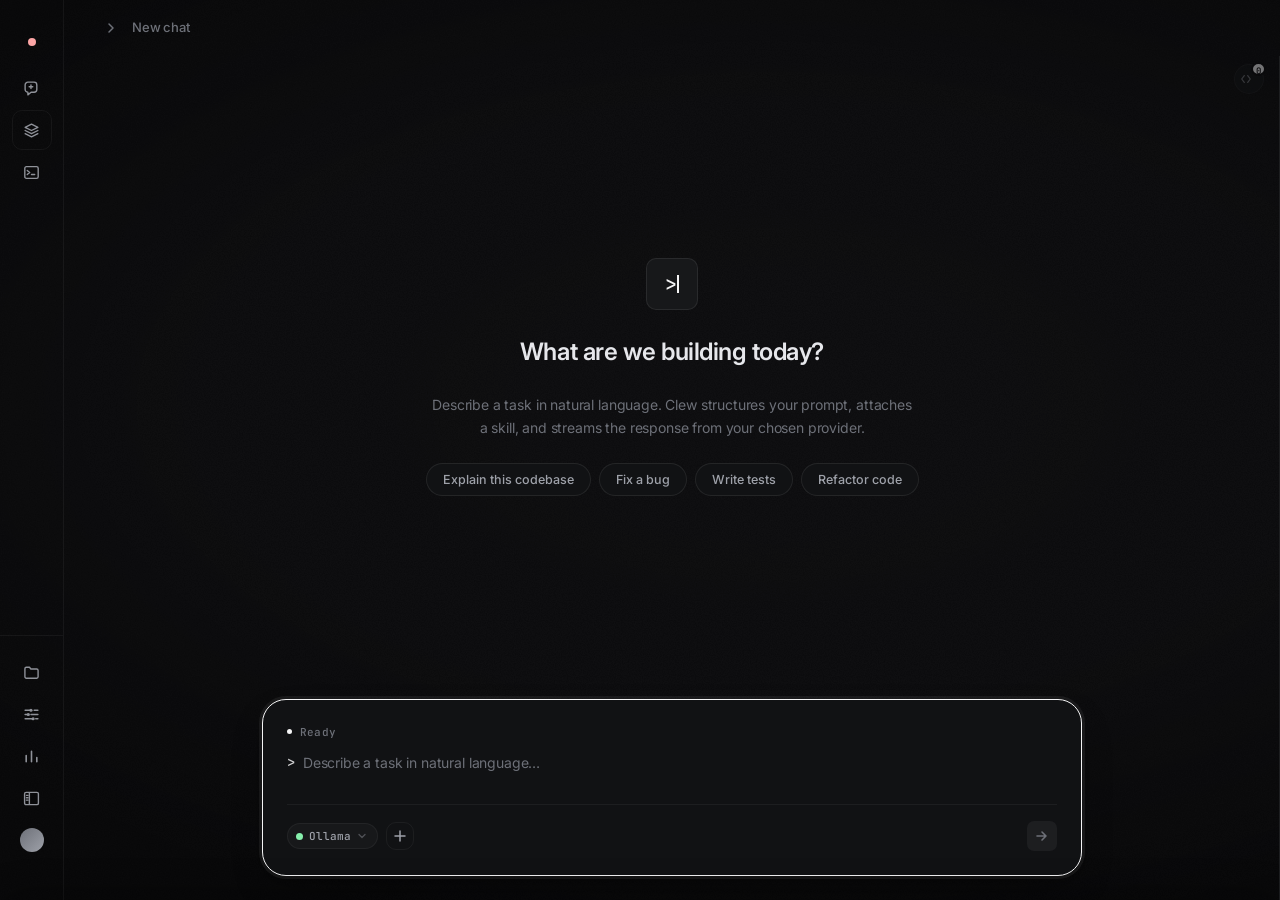
<file: clew-source/clew/web/index.html>
<!DOCTYPE html>
<html lang="en">
<head>
<meta charset="UTF-8">
<meta name="viewport" content="width=device-width, initial-scale=1.0">
<title>Clew v1.1.0 — Spaces for Thinking</title>
<link rel="preconnect" href="https://fonts.googleapis.com">
<link rel="preconnect" href="https://fonts.gstatic.com" crossorigin>
<link href="https://fonts.googleapis.com/css2?family=Inter:wght@400;500;600&family=JetBrains+Mono:wght@400;500&family=Lora:ital,wght@0,400;0,500;0,600;1,400&display=swap" rel="stylesheet">
<script src="qrc:///qtwebchannel/qwebchannel.js" onerror="window.__noQWebChannel=true"></script>
<link rel="stylesheet" href="style.css">
</head>
<body>

<!-- Frameless window: invisible edge-resize handles -->
<div class="resize-edge top"    data-resize="top"></div>
<div class="resize-edge bottom" data-resize="bottom"></div>
<div class="resize-edge left"   data-resize="left"></div>
<div class="resize-edge right"  data-resize="right"></div>
<div class="resize-edge tl"     data-resize="top-left"></div>
<div class="resize-edge tr"     data-resize="top-right"></div>
<div class="resize-edge bl"     data-resize="bottom-left"></div>
<div class="resize-edge br"     data-resize="bottom-right"></div>

<div class="neural-bg"><canvas id="neural-canvas"></canvas></div>

<!-- Neural thinking pixels (generated by JS) -->
<div class="neural-pixels" id="neuralPixels"></div>

<!-- Synapse canvas for thinking animation -->
<canvas class="synapse-canvas" id="synapseCanvas"></canvas>
<div class="vignette"></div>

<div class="app sidebar-collapsed">
  <aside class="sidebar">
    <!-- macOS traffic lights (rendered only on darwin via CSS) — frameless window -->
    <div class="mac-traffic-lights" id="macTrafficLights" data-drag-region>
      <button class="tl tl-close" id="tlClose" title="Close" aria-label="Close"></button>
      <button class="tl tl-min" id="tlMin" title="Minimize" aria-label="Minimize"></button>
      <button class="tl tl-max" id="tlMax" title="Maximize" aria-label="Maximize"></button>
    </div>
    <div class="brand">
      <div class="brand-status" id="brandStatus" title="Backend status">
        <div class="brand-status-dot" id="brandStatusDot"></div>
      </div>
      <div class="brand-name">Clew</div>
      <div class="brand-version">v1.1.0</div>
    </div>
    <!-- Section Switcher -->
    <div class="section-switcher" id="sectionSwitcher">
      <button class="section-btn active" data-section="general">General</button>
      <button class="section-btn" data-section="heavycode" title="Advanced autonomous coding agent with subagents + multi-agent parallelism — 10 free runs/day">Heavy Code<div class="section-right"><span class="section-badge hc-badge" id="hcQuotaBadge">10/day</span></div></button>
      <button class="section-btn" data-section="office" title="Autonomous AI agent for document processing, email, scheduling, and productivity workflows — click for details">Office Worker<div class="section-right"><span class="section-badge">Coming Soon</span></div></button>
    </div>
    <div class="sidebar-section anim-stagger" id="generalSection">
      <button class="new-chat-btn" id="newChatBtn" title="New chat">
        <svg class="nav-icon" viewBox="0 0 16 16" fill="none"><path d="M2 4.6C2 3.2 3.2 2 4.6 2h5.8C11.8 2 13 3.2 13 4.6v4.3c0 1.4-1.2 2.6-2.6 2.6H7.6L4.6 14v-2.5h-.1C3.1 11.5 2 10.3 2 8.9V4.6Z" stroke="currentColor" stroke-width="1.3" stroke-linejoin="round" stroke-linecap="round"/><path d="M7.5 4.7v3.4M5.8 6.4h3.4" stroke="currentColor" stroke-width="1.3" stroke-linecap="round"/></svg>
        <span class="nav-label">New chat</span>
      </button>
      <button class="catalog-trigger" id="catalogBtn" title="Open chat catalog">
        <svg class="nav-icon" viewBox="0 0 16 16" fill="none"><path d="M8 2L2 5l6 3 6-3-6-3Z" stroke="currentColor" stroke-width="1.3" stroke-linejoin="round"/><path d="M2 8l6 3 6-3M2 11l6 3 6-3" stroke="currentColor" stroke-width="1.3" stroke-linecap="round" stroke-linejoin="round"/></svg>
        <span class="nav-label">Catalog</span>
        <span class="catalog-trigger-count" id="catalogTriggerCount">0</span>
      </button>
      <button class="nav-item" data-action="command" title="Command palette (⌘K)">
        <svg class="nav-icon" viewBox="0 0 16 16" fill="none"><rect x="1.7" y="2.5" width="12.6" height="11" rx="1.5" stroke="currentColor" stroke-width="1.3"/><path d="M4 6.1l2.3 1.9L4 9.9M8 9.9h3" stroke="currentColor" stroke-width="1.3" stroke-linecap="round" stroke-linejoin="round"/></svg>
        <span class="nav-label">Command</span>
        <span class="kbd">⌘K</span>
      </button>
    </div>

    <div class="sidebar-section" id="chatsSection">
      <div class="sidebar-label">Chats</div>
      <div class="chat-list" id="chatList"></div>
      <button class="all-chats-btn" id="allChatsBtn" style="display:none">
        <span>All chats</span>
        <span class="all-chats-count" id="allChatsCount">0</span>
      </button>
    </div>

    <div class="sidebar-spacer"></div>

    <div class="sidebar-section sidebar-footer">
      <button class="nav-item" id="openProjectBtn" title="Open project">
        <svg class="nav-icon" viewBox="0 0 16 16" fill="none"><path d="M1.8 4.4c0-.7.6-1.3 1.3-1.3h3l1.3 1.6h5.5c.7 0 1.3.6 1.3 1.3v6.1c0 .7-.6 1.3-1.3 1.3H3.1c-.7 0-1.3-.6-1.3-1.3V4.4Z" stroke="currentColor" stroke-width="1.3" stroke-linejoin="round"/></svg>
        <span class="nav-label">Open project</span>
      </button>
      <button class="nav-item" id="openSettingsBtn" title="Settings">
        <svg class="nav-icon" viewBox="0 0 16 16" fill="none"><path d="M2 4h5M10.5 4h3.5M2 8h2.5M7.5 8h6.5M2 12h7M12 12h2" stroke="currentColor" stroke-width="1.4" stroke-linecap="round"/><circle cx="7.5" cy="4" r="1.5" fill="currentColor"/><circle cx="5" cy="8" r="1.5" fill="currentColor"/><circle cx="9.5" cy="12" r="1.5" fill="currentColor"/></svg>
        <span class="nav-label">Settings</span>
      </button>
      <button class="nav-item" id="openUsageBtn" title="Token usage &amp; cost">
        <svg class="nav-icon" viewBox="0 0 16 16" fill="none"><path d="M3 13V7M8 13V3M13 13V9" stroke="currentColor" stroke-width="1.5" stroke-linecap="round" stroke-linejoin="round"/></svg>
        <span class="nav-label">Usage</span>
      </button>
      <button class="nav-item" id="fileTreeToggle" title="Toggle file tree panel">
        <svg class="nav-icon" viewBox="0 0 16 16" fill="none"><rect x="1.5" y="2.2" width="13" height="11.6" rx="1.4" stroke="currentColor" stroke-width="1.3"/><path d="M6 2.2v11.6" stroke="currentColor" stroke-width="1.3"/><path d="M3.2 5h1.6M3.2 7.3h1.6M3.2 9.6h1.6" stroke="currentColor" stroke-width="1.2" stroke-linecap="round"/></svg>
        <span class="nav-label">Files</span>
      </button>
      <div class="profile" title="You">
        <div class="profile-avatar"></div>
        <div class="profile-info">
          <div class="profile-name">You</div>
          <div class="profile-plan" id="profilePlan" style="display:none"></div>
        </div>
      </div>
    </div>
  </aside>

  <main class="stage">
    <header class="topbar" data-drag-region>
      <div class="topbar-left" style="display:flex;align-items:center;gap:var(--s-8)">
        <button class="sidebar-toggle" id="sidebarToggle" title="Toggle sidebar (⌘B)">
          <svg width="14" height="14" viewBox="0 0 14 14" fill="none"><path d="M8 3L4 7l4 4" stroke="currentColor" stroke-width="1.5" stroke-linecap="round" stroke-linejoin="round"/></svg>
        </button>
        <div class="breadcrumb">
          <span id="projectBreadcrumb" style="display:none;font-size:11px;color:var(--accent);font-family:'JetBrains Mono',monospace;background:var(--bg-floating);border:1px solid var(--border);padding:2px 8px;border-radius:var(--r-pill);margin-right:var(--s-8)"></span>
          <span id="chatBreadcrumb">New chat</span>
        </div>
      </div>
      <div class="topbar-right">
        <!-- v1.1: Token indicator -->
        <div id="tokenBar" class="token-bar" style="display:none" title="Token usage">
          <span class="tb-tokens" id="tbTokens">0 tokens</span>
          <span style="opacity:0.3">·</span>
          <span class="tb-cost" id="tbCost">$0.00</span>
          <span class="tb-burn" id="tbBurn"></span>
        </div>
        <button class="icon-btn" id="enhanceBtn" title="Enhance prompt" style="display:none">
          <svg width="14" height="14" viewBox="0 0 16 16" fill="none"><path d="M3 8l3 3 7-7" stroke="currentColor" stroke-width="1.5" stroke-linecap="round" stroke-linejoin="round"/></svg>
        </button>
        <button class="icon-btn" id="ragBtn" title="Search project context (RAG)" style="display:none">
          <svg width="14" height="14" viewBox="0 0 16 16" fill="none"><circle cx="7" cy="7" r="5" stroke="currentColor" stroke-width="1.5"/><path d="M11 11l3 3" stroke="currentColor" stroke-width="1.5" stroke-linecap="round"/></svg>
        </button>
      </div>
    </header>

    <div class="chat-view" id="chatView">
      <div class="empty-state" id="emptyState">
        <div class="empty-state-glyph" aria-hidden="true"><span class="eg-prompt">&gt;</span><span class="eg-cursor"></span></div>
        <h2>What are we building today?</h2>
        <p>Describe a task in natural language. Clew structures your prompt,
           attaches a skill, and streams the response from your chosen provider.</p>
        <div class="empty-state-suggestions" id="emptyStateSuggestions">
          <button class="es-chip" data-prompt="Explain what this codebase does and how it is structured">Explain this codebase</button>
          <button class="es-chip" data-prompt="Find and fix a bug in ">Fix a bug</button>
          <button class="es-chip" data-prompt="Write unit tests for ">Write tests</button>
          <button class="es-chip" data-prompt="Refactor this for clarity and performance: ">Refactor code</button>
        </div>
      </div>
    </div>

    <div class="composer-wrap">
      <!-- Provider dropdown — opens on click -->
      <div class="provider-dropdown" id="providerDropdown">
        <button class="provider-trigger" id="providerTrigger">
          <span class="pd-dot"></span>
          <span id="providerTriggerText">Ollama</span>
          <svg class="pd-arrow" width="10" height="10" viewBox="0 0 10 10" fill="none"><path d="M2 3.5l3 3 3-3" stroke="currentColor" stroke-width="1.4" stroke-linecap="round" stroke-linejoin="round"/></svg>
        </button>
        <div class="provider-menu" id="providerMenu"></div>
      </div>

      <div class="composer">
        <div class="composer-meta">
          <div class="composer-meta-dot"></div>
          <span id="composerStatus">Ready</span>
        </div>
        <div class="composer-inputrow">
          <span class="composer-prompt" aria-hidden="true">&gt;</span>
          <textarea class="composer-input" id="composerInput" placeholder="Describe a task in natural language…" rows="1"></textarea>
        </div>
        <div class="composer-footer">
          <div class="composer-attachments" id="attachments">
            <span class="attachment-chip" data-attach="template" id="templateChip" style="display:none">
              <svg class="chip-icon" viewBox="0 0 12 12" fill="none"><path d="M2 2h3l1.5 1.5H10V10H2V2Z" stroke="currentColor" stroke-width="1.2" stroke-linejoin="round"/></svg>
              <span id="templateChipText">Template</span>
              <span class="chip-remove" data-remove="template"><svg width="8" height="8" viewBox="0 0 8 8" fill="none"><path d="M1 1l6 6M7 1l-6 6" stroke="currentColor" stroke-width="1.2" stroke-linecap="round"/></svg></span>
            </span>
            <span class="attachment-chip" data-attach="skill" id="skillChip" style="display:none">
              <svg class="chip-icon" viewBox="0 0 12 12" fill="none"><path d="M6 1l1.5 3L11 5l-2.5 2.5L9 11l-3-1.5L3 11l.5-3.5L1 5l3.5-1L6 1Z" stroke="currentColor" stroke-width="1.2" stroke-linejoin="round"/></svg>
              <span id="skillChipText">Skill</span>
              <span class="chip-remove" data-remove="skill"><svg width="8" height="8" viewBox="0 0 8 8" fill="none"><path d="M1 1l6 6M7 1l-6 6" stroke="currentColor" stroke-width="1.2" stroke-linecap="round"/></svg></span>
            </span>
            <span class="attachment-chip" data-attach="context" id="contextChip" style="display:none">
              <svg class="chip-icon" viewBox="0 0 12 12" fill="none"><path d="M2 2h8v8H2V2Z" stroke="currentColor" stroke-width="1.2"/><path d="M4 5h4M4 7h2" stroke="currentColor" stroke-width="1" stroke-linecap="round"/></svg>
              <span id="contextChipText">Context</span>
              <span class="chip-remove" data-remove="context"><svg width="8" height="8" viewBox="0 0 8 8" fill="none"><path d="M1 1l6 6M7 1l-6 6" stroke="currentColor" stroke-width="1.2" stroke-linecap="round"/></svg></span>
            </span>
            <button class="model-selector-chip" id="modelSelectorChip" title="Switch model">
              <span class="ms-dot" id="msDot"></span>
              <span class="ms-label" id="msLabel">Ollama</span>
              <svg class="ms-arrow" width="10" height="10" viewBox="0 0 10 10" fill="none"><path d="M2 3.5l3 3 3-3" stroke="currentColor" stroke-width="1.4" stroke-linecap="round" stroke-linejoin="round"/></svg>
            </button>
            <div class="model-selector-menu" id="modelSelectorMenu"></div>
            <button class="composer-plus-btn" id="composerPlusBtn" title="Add skill, template, or context">
              <svg width="14" height="14" viewBox="0 0 14 14" fill="none"><path d="M7 2v10M2 7h10" stroke="currentColor" stroke-width="1.5" stroke-linecap="round"/></svg>
            </button>
            <div class="composer-plus-menu" id="composerPlusMenu">
              <button class="cpm-item" data-cpm="templates">
                <svg width="14" height="14" viewBox="0 0 16 16" fill="none"><path d="M3 2h7l3 3v9H3V2Z" stroke="currentColor" stroke-width="1.4" stroke-linejoin="round"/><path d="M10 2v3h3" stroke="currentColor" stroke-width="1.4" stroke-linejoin="round"/></svg>
                Template
              </button>
              <button class="cpm-item" data-cpm="skills">
                <svg width="14" height="14" viewBox="0 0 16 16" fill="none"><path d="M8 2l2 4 4 1-3 3 1 4-4-2-4 2 1-4-3-3 4-1 2-4Z" stroke="currentColor" stroke-width="1.4" stroke-linejoin="round"/></svg>
                Skill
              </button>
              <button class="cpm-item" data-cpm="context">
                <svg width="14" height="14" viewBox="0 0 16 16" fill="none"><path d="M3 2h10v12H3V2Z" stroke="currentColor" stroke-width="1.4"/><path d="M5 6h6M5 8.5h4M5 11h2" stroke="currentColor" stroke-width="1.2" stroke-linecap="round"/></svg>
                Add context (.md)
              </button>
            </div>
          </div>
          <div class="composer-actions">
            <button class="agent-mode-toggle" id="agentModeToggle" title="Agent Mode — lets Clew read, write, and run files in the project" aria-pressed="false">
              <svg width="13" height="13" viewBox="0 0 14 14" fill="none"><path d="M7 1.5v2M7 10.5v2M1.5 7h2M10.5 7h2M3.3 3.3l1.4 1.4M9.3 9.3l1.4 1.4M3.3 10.7l1.4-1.4M9.3 4.7l1.4-1.4" stroke="currentColor" stroke-width="1.3" stroke-linecap="round"/><circle cx="7" cy="7" r="2" stroke="currentColor" stroke-width="1.3"/></svg>
              <span id="agentModeToggleText">Agent</span>
            </button>
            <button class="send-btn" id="sendBtn" title="Send (⌘ + Enter)">
              <svg width="14" height="14" viewBox="0 0 14 14" fill="none"><path d="M2 7h9M7 3l4 4-4 4" stroke="currentColor" stroke-width="1.6" stroke-linecap="round" stroke-linejoin="round"/></svg>
            </button>
          </div>
        </div>
      </div>


    </div>

    <div class="activity-panel" id="activityPanel">
      <div class="activity-header">
        <div class="activity-title">
          <div class="activity-pulse"></div>
          Agent · working
        </div>
        <button class="icon-btn" id="activityClose" style="width:20px;height:20px;">
          <svg width="11" height="11" viewBox="0 0 14 14" fill="none"><path d="M3 3l8 8M11 3l-8 8" stroke="currentColor" stroke-width="1.5" stroke-linecap="round"/></svg>
        </button>
        <button class="icon-btn" id="undoAgentBtn" style="width:20px;height:20px;margin-left:4px" title="Undo last agent run">
          <svg width="12" height="12" viewBox="0 0 16 16" fill="none"><path d="M3 7h7a4 4 0 010 8H8" stroke="currentColor" stroke-width="1.4" stroke-linecap="round"/><path d="M6 4L3 7l3 3" stroke="currentColor" stroke-width="1.4" stroke-linecap="round" stroke-linejoin="round"/></svg>
        </button>
      </div>
      <div id="activitySteps"></div>
    </div>

    <div class="statusbar" id="statusbar">
      <span class="dot"></span>
      <span id="statusProvider">Ollama</span>
      <span class="sep">·</span>
      <span id="statusContext">Ready</span>
      <span class="sb-sep">|</span>
      <span class="sb-git" id="sbGit" title="Git status" style="display:none">
        <svg width="10" height="10" viewBox="0 0 16 16" fill="none"><circle cx="5" cy="8" r="2" stroke="currentColor" stroke-width="1.3"/><circle cx="11" cy="4" r="2" stroke="currentColor" stroke-width="1.3"/><path d="M7 8h2M11 6v4" stroke="currentColor" stroke-width="1.3" stroke-linecap="round"/></svg>
        <span id="sbGitBranch">main</span>
      </span>
      <span class="sb-tokens" id="sbTokens" title="Token usage" style="display:none">0 tokens</span>
      <span class="sb-ctx" id="sbCtx" title="Context window" style="display:none">0/128K</span>
      <span id="routerIndicator" style="display:none;margin-left:6px;padding:1px 8px;border-radius:999px;background:rgba(196,181,253,0.12);color:#C4B5FD;font-size:10px;white-space:nowrap;overflow:hidden;text-overflow:ellipsis;max-width:320px" title=""></span>
    </div>

    <button class="cv-toggle" id="cvToggle" title="Toggle code viewer (⌘+\)">
      <svg width="12" height="12" viewBox="0 0 14 14" fill="none"><path d="M5 3l-3 4 3 4M9 3l3 4-3 4" stroke="currentColor" stroke-width="1.4" stroke-linecap="round" stroke-linejoin="round"/></svg>
      <span class="cv-label">Code</span>
      <span class="cv-count" id="cvCount">0</span>
    </button>

    <div class="code-viewer" id="codeViewer">
      <div class="cv-header">
        <div class="cv-title-row"><div class="cv-tabs" id="cvTabs"></div></div>
        <div class="cv-actions">
          <button class="cv-action" id="cvWide" title="Toggle wide"><svg width="12" height="12" viewBox="0 0 14 14" fill="none"><path d="M2 5V2h3M9 2h3v3M12 9v3H9M5 12H2V9" stroke="currentColor" stroke-width="1.4" stroke-linecap="round"/></svg></button>
          <button class="cv-action" id="cvRefresh" title="Refresh files"><svg width="12" height="12" viewBox="0 0 24 24" fill="none" stroke="currentColor" stroke-width="2.2" stroke-linecap="round" stroke-linejoin="round"><polyline points="23 4 23 10 17 10"/><polyline points="1 20 1 14 7 14"/><path d="M3.51 9a9 9 0 0 1 14.85-3.36L23 10M1 14l4.64 4.36A9 9 0 0 0 20.49 15"/></svg></button>
          <button class="cv-action" id="cvClose" title="Collapse (⌘+\)"><svg width="12" height="12" viewBox="0 0 14 14" fill="none"><path d="M3 3l8 8M11 3l-8 8" stroke="currentColor" stroke-width="1.4" stroke-linecap="round"/></svg></button>
        </div>
      </div>
      <div class="cv-body">
        <div class="cv-tree" id="cvTree"></div>
        <div class="cv-editor" id="cvEditor">
          <div class="cv-breadcrumb" id="cvBreadcrumb">
            <span style="color:var(--text-muted)">No file selected</span>
            <div class="cv-status"></div>
          </div>
          <div class="cv-code" id="cvCode">
            <div class="cv-empty">
              <svg class="cv-empty-icon" viewBox="0 0 24 24" fill="none"><path d="M8 6l-4 6 4 6M16 6l4 6-4 6" stroke="currentColor" stroke-width="1.5" stroke-linecap="round" stroke-linejoin="round"/></svg>
              <div>Open a project to see files here.<br>Click "Open project" in the sidebar.</div>
            </div>
          </div>
        </div>
      </div>
    </div>

    <!-- v1.1: Git status bar -->
    <div id="gitBar" class="git-bar" style="display:none">
      <div class="gb-branch">
        <svg viewBox="0 0 16 16" fill="none"><circle cx="5" cy="8" r="2" stroke="currentColor" stroke-width="1.3"/><circle cx="11" cy="4" r="2" stroke="currentColor" stroke-width="1.3"/><path d="M7 8h2M11 6v4" stroke="currentColor" stroke-width="1.3" stroke-linecap="round"/></svg>
        <span id="gbBranchName">main</span>
      </div>
      <div class="gb-changes">
        <span class="gb-dot staged" id="gbStagedDot"></span><span class="gb-count" id="gbStagedCount">0 staged</span>
        <span class="gb-dot unstaged" id="gbUnstagedDot"></span><span class="gb-count" id="gbUnstagedCount">0 changes</span>
      </div>
      <div class="gb-actions">
        <button class="gb-btn" id="gbCommitBtn">Commit</button>
        <button class="gb-btn" id="gbStageAllBtn">Stage all</button>
      </div>
    </div>

    <!-- v1.1: Context indicator -->
    <div id="contextIndicator" class="context-indicator" style="display:none;position:fixed;bottom:40px;right:16px;z-index:8">
      <span id="ciLabel">Context</span>
      <div class="ci-bar"><div class="ci-fill" id="ciFill" style="width:0%"></div></div>
      <span id="ciTokens">0/128K</span>
    </div>
  
    <!-- v1.1.1: Heavy Code pane — now scoped to .stage so the Clew sidebar stays visible -->
    <!-- v1.1.0: Heavy Code section pane (real, not a Coming Soon stub) -->
    <div class="hc-pane hc-sidebar-collapsed" id="heavycodePane">
      <header class="hc-topbar">
        <div class="hc-topbar-left">
          <button class="sidebar-toggle hc-clew-toggle-btn" id="hcClewSidebarToggle" title="Toggle Clew sidebar (⌘B)">
            <svg width="14" height="14" viewBox="0 0 14 14" fill="none"><path d="M8 3L4 7l4 4" stroke="currentColor" stroke-width="1.5" stroke-linecap="round" stroke-linejoin="round"/></svg>
          </button>
          <button class="cs-back" id="hcBackBtn"><svg width="12" height="12" viewBox="0 0 12 12" fill="none"><path d="M8 2L4 6l4 4" stroke="currentColor" stroke-width="1.5" stroke-linecap="round" stroke-linejoin="round"/></svg> Back to General</button>
          <button class="sidebar-toggle hc-sidebar-toggle-btn" id="hcSidebarToggle" title="Toggle agent settings panel">
            <svg width="14" height="14" viewBox="0 0 14 14" fill="none"><path d="M8 3L4 7l4 4" stroke="currentColor" stroke-width="1.5" stroke-linecap="round" stroke-linejoin="round"/></svg>
          </button>
          <h3 class="hc-title">Heavy Code</h3>
          <span class="hc-subtitle">Multi-agent coding — subagents + parallel execution</span>
        </div>
        <div class="hc-topbar-right">
          <div class="hc-quota-pill" id="hcQuotaPill" title="Daily Heavy Code runs (resets at 00:00 UTC)">
            <span class="hc-quota-label">Today:</span>
            <span class="hc-quota-count" id="hcQuotaCount">0 / 10</span>
          </div>
        </div>
      </header>

      <div class="hc-body">
        <!-- Left: subagent + multi-agent controls -->
        <aside class="hc-sidebar">
          <!-- hidden legacy trigger kept for app.js compatibility (see note below) -->
          <button class="btn-secondary hc-settings-btn" id="hcSettingsBtn" title="Agent settings" style="display:none">⚙ Settings</button>
          <div class="hc-sidebar-section">
            <div class="hc-sidebar-title">Multi-Agent Mode</div>
            <div class="hc-mode-options" id="hcModeOptions">
              <label class="hc-mode-option selected" data-mode="single">
                <input type="radio" name="hcMode" value="single" checked>
                <div class="hc-mode-content">
                  <div class="hc-mode-name">Single agent</div>
                  <div class="hc-mode-desc">One strong agent runs the whole task. Up to 20 iterations.</div>
                </div>
              </label>
              <label class="hc-mode-option" data-mode="subagent">
                <input type="radio" name="hcMode" value="subagent">
                <div class="hc-mode-content">
                  <div class="hc-mode-name">Orchestrator + subagents</div>
                  <div class="hc-mode-desc">Parent agent plans, then delegates sub-tasks to specialist subagents (architect / implementer / reviewer / tester).</div>
                </div>
              </label>
              <label class="hc-mode-option" data-mode="parallel">
                <input type="radio" name="hcMode" value="parallel">
                <div class="hc-mode-content">
                  <div class="hc-mode-name">Parallel multi-agents</div>
                  <div class="hc-mode-desc">Best for independent sub-tasks (e.g. refactor 5 unrelated files). Up to 5 subagents in parallel.</div>
                </div>
              </label>
            </div>
          </div>

          <div class="hc-sidebar-section">
            <div class="hc-sidebar-title">Subagent Roles</div>
            <div class="hc-role-hint">Preferred role hint for subagents:</div>
            <select id="hcRoleHint" class="hc-role-select">
              <option value="auto">Auto (let agent decide)</option>
              <option value="architect">Architect (planning)</option>
              <option value="implementer">Implementer (writes code)</option>
              <option value="reviewer">Reviewer (code review)</option>
              <option value="tester">Tester (test generation)</option>
              <option value="generalist">Generalist</option>
            </select>
          </div>

          <details class="hc-more">
            <summary class="hc-more-summary">
              <span>More details</span>
              <svg class="hc-more-chevron" width="11" height="11" viewBox="0 0 14 14" fill="none"><path d="M4 5.5L7 8.5L10 5.5" stroke="currentColor" stroke-width="1.5" stroke-linecap="round" stroke-linejoin="round"/></svg>
            </summary>

            <div class="hc-sidebar-section">
              <div class="hc-sidebar-title">Capabilities</div>
              <ul class="hc-cap-list">
                <li><span class="hc-cap-icon"><svg width="13" height="13" viewBox="0 0 16 16" fill="none"><path d="M9 1L3 9h4l-1 6 6-8H8l1-6Z" stroke="currentColor" stroke-width="1.3" stroke-linejoin="round"/></svg></span> <span>Up to 20 iterations per run (vs 8 in General)</span></li>
                <li><span class="hc-cap-icon"><svg width="13" height="13" viewBox="0 0 16 16" fill="none"><circle cx="4" cy="4" r="1.8" stroke="currentColor" stroke-width="1.3"/><circle cx="4" cy="12" r="1.8" stroke="currentColor" stroke-width="1.3"/><circle cx="12.5" cy="8" r="1.8" stroke="currentColor" stroke-width="1.3"/><path d="M5.8 4.6h1.7a4 4 0 014 4M5.8 11.4h1.7a4 4 0 004-4" stroke="currentColor" stroke-width="1.3"/></svg></span> <span>spawn_subagent tool — delegate sub-tasks</span></li>
                <li><span class="hc-cap-icon"><svg width="13" height="13" viewBox="0 0 16 16" fill="none"><path d="M1.5 4h3l7 8h2.5M1.5 12h3l2.3-2.7M9.7 6.7L12 4h2.5" stroke="currentColor" stroke-width="1.3" stroke-linecap="round" stroke-linejoin="round"/><path d="M12 2.2L14.3 4 12 5.8M12 10.2l2.3 1.8-2.3 1.8" stroke="currentColor" stroke-width="1.3" stroke-linecap="round" stroke-linejoin="round"/></svg></span> <span>spawn_multi_agents — up to 5 parallel</span></li>
                <li><span class="hc-cap-icon"><svg width="13" height="13" viewBox="0 0 16 16" fill="none"><path d="M5 1.5v3.2M11 1.5v3.2M3 4.7h10v2.8a5 5 0 01-5 5 5 5 0 01-5-5V4.7Z" stroke="currentColor" stroke-width="1.3" stroke-linejoin="round"/><path d="M8 12.5v2" stroke="currentColor" stroke-width="1.3" stroke-linecap="round"/></svg></span> <span>MCP tools (filesystem, github, browser, ...)</span></li>
                <li><span class="hc-cap-icon"><svg width="13" height="13" viewBox="0 0 16 16" fill="none"><path d="M8 1.3l4.8 1.9v3.7c0 3.3-2.1 5.5-4.8 6.7-2.7-1.2-4.8-3.4-4.8-6.7V3.2L8 1.3Z" stroke="currentColor" stroke-width="1.3" stroke-linejoin="round"/><path d="M5.7 7.9l1.6 1.6L10.4 6" stroke="currentColor" stroke-width="1.3" stroke-linecap="round" stroke-linejoin="round"/></svg></span> <span>Diff review + autonomy settings still apply</span></li>
              </ul>
            </div>

            <div class="hc-sidebar-section hc-quota-section">
              <div class="hc-sidebar-title">Free Tier</div>
              <div class="hc-quota-text">
                <strong id="hcQuotaText">10 runs/day free</strong><br>
                <span class="hc-quota-muted">Future versions will offer paid tiers with higher limits.</span>
              </div>
              <button class="btn-secondary hc-reset-btn" id="hcResetQuotaBtn" title="Reset quota counter (debug)">Reset counter</button>
            </div>
          </details>
        </aside>

        <!-- Right: chat + composer -->
        <main class="hc-main">
          <div class="hc-chat" id="hcChatView">
            <div class="hc-empty-state" id="hcEmptyState">
              <div class="hc-empty-icon"><svg width="20" height="20" viewBox="0 0 16 16" fill="none"><path d="M9 1L3 9h4l-1 6 6-8H8l1-6Z" stroke="currentColor" stroke-width="1.3" stroke-linejoin="round"/></svg></div>
              <h4>Heavy Code — multi-agent engineering</h4>
              <p>Describe a complex engineering task. The agent will plan, optionally spawn subagents, and execute step by step.</p>
              <div class="hc-suggestions">
                <button class="hc-suggestion" data-prompt="Refactor the auth module: extract token validation into a separate module, update all imports, and add tests for the new module.">Refactor auth module + add tests</button>
                <button class="hc-suggestion" data-prompt="Analyze the codebase for security issues. Spawn a reviewer subagent for each major module and summarize findings.">Security audit with parallel reviewers</button>
                <button class="hc-suggestion" data-prompt="Add a new /health endpoint to the API. Use an architect subagent to plan, then implement the plan, then spawn a tester subagent to write tests.">Add /health endpoint (full cycle)</button>
                <button class="hc-suggestion" data-prompt="Find and fix all TODO comments in the src/ directory. For each TODO, spawn an implementer subagent to address it.">Fix all TODOs in parallel</button>
              </div>
            </div>
          </div>
          <div class="hc-composer-wrap">
            <textarea id="hcComposerInput" class="hc-composer-input" placeholder="Describe a complex engineering task…  (⌘+Enter to send)" rows="3"></textarea>
            <div class="hc-composer-actions">
              <span class="hc-composer-hint" id="hcComposerHint">Multi-agent mode: single</span>
              <button class="btn-primary hc-send-btn" id="hcSendBtn">Send</button>
            </div>
          </div>
        </main>
      </div>
    </div>
</main>
</div>

<!-- v1.1: Persistent file tree panel -->
    <div class="file-tree-panel" id="fileTreePanel">
      <div class="ftp-header">
        <span class="ftp-title">Files</span>
        <div class="ftp-actions">
          <button class="ftp-action" id="ftpRefresh" title="Refresh">
            <svg width="12" height="12" viewBox="0 0 24 24" fill="none" stroke="currentColor" stroke-width="2.2" stroke-linecap="round" stroke-linejoin="round"><polyline points="23 4 23 10 17 10"/><polyline points="1 20 1 14 7 14"/><path d="M3.51 9a9 9 0 0 1 14.85-3.36L23 10M1 14l4.64 4.36A9 9 0 0 0 20.49 15"/></svg>
          </button>
          <button class="ftp-action" id="ftpCollapse" title="Collapse panel">
            <svg width="11" height="11" viewBox="0 0 14 14" fill="none"><path d="M3 3l8 8M11 3l-8 8" stroke="currentColor" stroke-width="1.5" stroke-linecap="round"/></svg>
          </button>
        </div>
      </div>
      <div class="ftp-tree" id="ftpTree"></div>
      <div class="ftp-editor" id="ftpEditor" style="display:none">
        <div class="ftp-breadcrumb" id="ftpBreadcrumb"></div>
        <div class="ftp-code" id="ftpCode"></div>
      </div>
    </div>

<!-- Drawer (outside .stage to avoid overflow:hidden clipping) -->
<div class="backdrop" id="backdrop"></div>
<div class="drawer" id="drawerOuter">
  <div class="drawer-header">
    <div>
      <div class="drawer-title" id="drawerTitle">Prompt Templates</div>
      <div class="drawer-subtitle" id="drawerSubtitle">Structure your intent — Clew fills the skeleton.</div>
    </div>
    <button class="drawer-close" id="drawerClose"><svg width="14" height="14" viewBox="0 0 14 14" fill="none"><path d="M3 3l8 8M11 3l-8 8" stroke="currentColor" stroke-width="1.5" stroke-linecap="round"/></svg></button>
  </div>
  <div class="drawer-grid" id="drawerGrid"></div>
</div>

<!-- All Chats Modal (doubles as Catalog) -->
<div class="modal-backdrop" id="allChatsBackdrop"></div>
<div class="modal" id="allChatsModal" style="max-width:min(620px,92vw)">
  <div class="modal-header">
    <div class="modal-title" id="allChatsModalTitle">All Chats</div>
    <button class="modal-close" id="allChatsClose"><svg width="14" height="14" viewBox="0 0 14 14" fill="none"><path d="M3 3l8 8M11 3l-8 8" stroke="currentColor" stroke-width="1.5" stroke-linecap="round"/></svg></button>
  </div>
  <div class="modal-body" id="allChatsBody"></div>
</div>

<!-- Settings Modal -->
<div class="modal-backdrop" id="modalBackdrop"></div>
<div class="modal" id="settingsModal">
  <div class="modal-header">
    <div class="modal-title" id="modalTitle">Settings</div>
    <button class="modal-close" id="modalClose"><svg width="14" height="14" viewBox="0 0 14 14" fill="none"><path d="M3 3l8 8M11 3l-8 8" stroke="currentColor" stroke-width="1.5" stroke-linecap="round"/></svg></button>
  </div>
  <div class="modal-tabs" id="modalTabs">
    <div class="modal-tab active" data-tab="appearance">Appearance</div>
    <div class="modal-tab" data-tab="providers">Providers</div>
    <div class="modal-tab" data-tab="agent">Agent</div>
    <div class="modal-tab" data-tab="mcp">MCP</div>
    <div class="modal-tab" data-tab="snippets">Snippets</div>
    <div class="modal-tab" data-tab="about">About</div>
  </div>
  <div class="modal-body" id="settingsBody"></div>
  <div class="modal-footer" id="modalFooter">
    <button class="btn-secondary" id="modalCancel">Cancel</button>
    <button class="btn-primary" id="modalSave">Save changes</button>
  </div>
</div>

<!-- Usage Modal -->
<div class="modal-backdrop" id="usageBackdrop"></div>
<div class="modal" id="usageModal" style="max-width:min(760px,92vw)">
  <div class="modal-header">
    <div class="modal-title">Usage</div>
    <button class="modal-close" id="usageClose"><svg width="14" height="14" viewBox="0 0 14 14" fill="none"><path d="M3 3l8 8M11 3l-8 8" stroke="currentColor" stroke-width="1.5" stroke-linecap="round"/></svg></button>
  </div>
  <div class="modal-body" id="usageBody"></div>
</div>

<!-- Command Palette -->
<div class="cmd-palette" id="cmdPalette">
  <div class="cmd-input-wrap">
    <span class="cmd-prompt" aria-hidden="true">&gt;</span>
    <input class="cmd-input" id="cmdInput" placeholder="Type a command or search…" autocomplete="off">
  </div>
  <div class="cmd-results" id="cmdResults"></div>
</div>

<!-- Coming Soon Overlays -->
<div class="cs-overlay-backdrop" id="csBackdrop"></div>

<!-- Heavy Code settings + activity panel shared with General; uses same modals -->

<div class="coming-soon-overlay" id="officeOverlay">
  <button class="cs-back" data-cs-back><svg width="12" height="12" viewBox="0 0 12 12" fill="none"><path d="M8 2L4 6l4 4" stroke="currentColor" stroke-width="1.5" stroke-linecap="round" stroke-linejoin="round"/></svg> Back</button>
  <button class="cs-close" data-cs-close><svg width="12" height="12" viewBox="0 0 12 12" fill="none"><path d="M2 2l8 8M10 2l-8 8" stroke="currentColor" stroke-width="1.5" stroke-linecap="round"/></svg></button>
  <h3>Office Worker</h3>
  <p>Autonomous AI agent for document processing, email, scheduling, and productivity workflows.</p>
  <div class="cs-features">
    <div class="cs-feat"><div class="cs-feat-icon">📄</div><div>Document intelligence — read, create, and transform PDFs, spreadsheets, and presentations.</div></div>
    <div class="cs-feat"><div class="cs-feat-icon">✉️</div><div>Email management — draft, categorize, and respond to emails with context awareness.</div></div>
    <div class="cs-feat"><div class="cs-feat-icon">📅</div><div>Calendar integration — schedule meetings, set reminders, manage availability.</div></div>
    <div class="cs-feat"><div class="cs-feat-icon">🔄</div><div>Workflow automation — chain actions together, create recurring tasks, and delegate to sub-agents.</div></div>
  </div>
</div>

<!-- Toast -->
<div class="toast" id="toast"></div>

<!-- v1.0.4: Diff Review Modal -->
<div class="diff-modal" id="diffModal" style="position:fixed;inset:0;z-index:9999;background:rgba(0,0,0,0.6);display:none;align-items:center;justify-content:center">
  <div style="background:var(--bg-secondary);border:1px solid var(--border-strong);border-radius:var(--r-panel);width:90%;max-width:820px;max-height:80vh;display:flex;flex-direction:column;overflow:hidden">
    <div style="padding:var(--s-16) var(--s-24);border-bottom:1px solid var(--border);display:flex;align-items:center;justify-content:space-between">
      <div><span style="font-weight:600;font-size:14px">Review File Change</span> <span id="diffFilePath" style="color:var(--text-secondary);font-size:12px;margin-left:var(--s-8)"></span></div>
      <div id="diffStats" style="font-size:11px;color:var(--text-muted)"></div>
    </div>
    <pre id="diffContent" style="flex:1;overflow:auto;padding:var(--s-16);margin:0;font-size:12px;line-height:1.6;font-family:'JetBrains Mono',monospace;background:var(--bg-primary);color:var(--text-secondary);white-space:pre-wrap;word-break:break-all"></pre>
    <div style="padding:var(--s-16) var(--s-24);border-top:1px solid var(--border);display:flex;gap:var(--s-12);justify-content:flex-end">
      <button class="btn-secondary" id="diffReject" style="min-width:100px">Reject</button>
      <button class="btn-primary" id="diffApply" style="min-width:100px;background:var(--success);color:#000">Apply</button>
    </div>
  </div>
</div>

<!-- v1.1.1: Action Confirmation Modal (execute_command / delete_file / etc.) -->
<div class="diff-modal" id="actionConfirmModal" style="position:fixed;inset:0;z-index:9999;background:rgba(0,0,0,0.6);display:none;align-items:center;justify-content:center">
  <div style="background:var(--bg-secondary);border:1px solid var(--border-strong);border-radius:var(--r-panel);width:90%;max-width:520px;display:flex;flex-direction:column;overflow:hidden">
    <div style="padding:var(--s-16) var(--s-24);border-bottom:1px solid var(--border)">
      <span style="font-weight:600;font-size:14px">Agent wants to run an action</span>
    </div>
    <div style="padding:var(--s-16) var(--s-24)">
      <div id="actionConfirmType" style="font-size:11px;text-transform:uppercase;letter-spacing:0.04em;color:var(--text-muted);margin-bottom:var(--s-8)"></div>
      <pre id="actionConfirmSummary" style="margin:0;font-size:13px;line-height:1.6;font-family:'JetBrains Mono',monospace;background:var(--bg-primary);color:var(--text-secondary);white-space:pre-wrap;word-break:break-all;padding:var(--s-12);border-radius:var(--r-input);border:1px solid var(--border)"></pre>
    </div>
    <div style="padding:var(--s-16) var(--s-24);border-top:1px solid var(--border);display:flex;gap:var(--s-12);justify-content:flex-end">
      <button class="btn-secondary" id="actionConfirmDeny" style="min-width:100px">Deny</button>
      <button class="btn-primary" id="actionConfirmAllow" style="min-width:100px;background:var(--success);color:#000">Allow</button>
    </div>
  </div>
</div>

<script src="app.js"></script>
<!-- Heavy Code sidebar collapse toggle — presentation only, no backend/API calls,
     does not touch app.js or any element app.js depends on. -->
<script>
(function(){
  var toggleBtn = document.getElementById('hcSidebarToggle');
  var pane = document.getElementById('heavycodePane');
  if (!toggleBtn || !pane) return;
  toggleBtn.addEventListener('click', function(){
    pane.classList.toggle('hc-sidebar-collapsed');
  });
})();
</script>
</body>
</html>
</file>
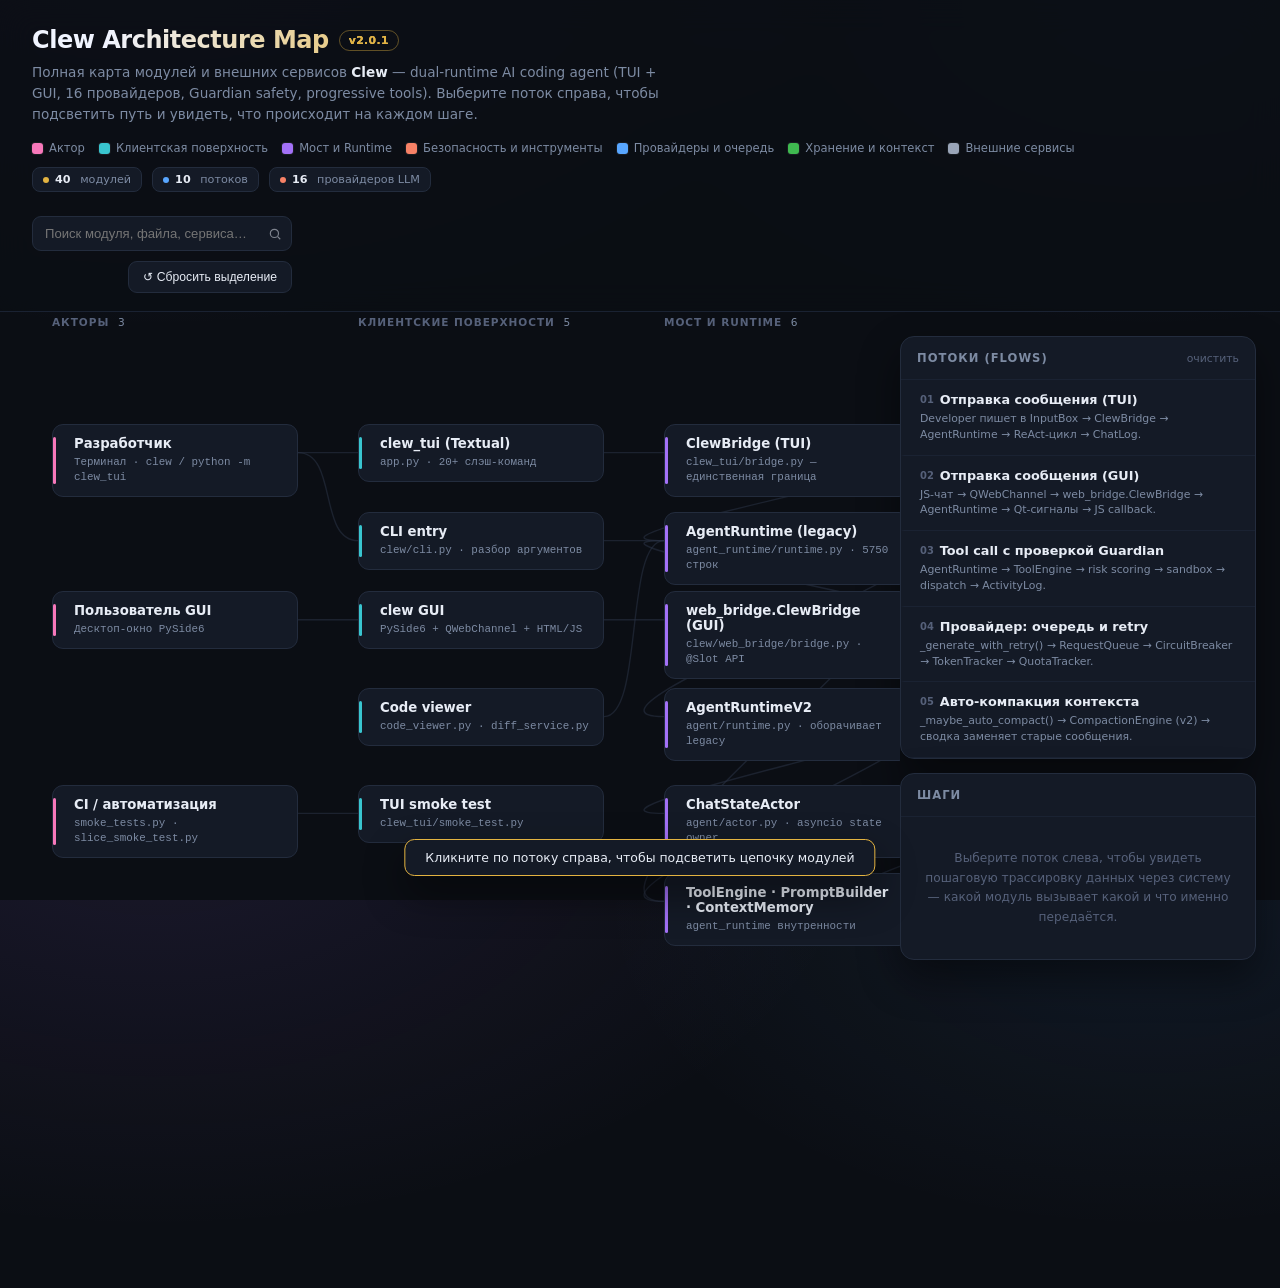
<file: clew_architecture_map.html>
<!DOCTYPE html>
<html lang="ru">
<head>
<meta charset="UTF-8">
<meta name="viewport" content="width=device-width, initial-scale=1.0">
<title>Clew v2.0.1 — Карта архитектуры</title>
<style>
  * { box-sizing: border-box; margin: 0; padding: 0; }
  :root {
    --bg: #0b0e14; --bg2: #0f1420; --panel: #12172200; --card: #141a26;
    --card-hover: #182034; --border: #232c3d; --border-soft: #1a2232;
    --text: #e7ecf5; --muted: #7d8ba3; --muted2: #56617a;
    --gold: #e3b341; --gold-soft: rgba(227,179,65,0.16);
    --actor: #f778ba; --surface: #39c5cf; --runtime: #a371f7;
    --safety: #f78166; --provider: #58a6ff; --storage: #3fb950; --external: #9aa5b8;
    --shadow: 0 18px 40px rgba(0,0,0,0.45);
  }
  html,body { height: 100%; }
  body {
    font-family: -apple-system, BlinkMacSystemFont, 'Segoe UI', Inter, system-ui, sans-serif;
    background:
      radial-gradient(1200px 700px at 12% -10%, rgba(163,113,247,0.10), transparent 60%),
      radial-gradient(1000px 600px at 90% 0%, rgba(88,166,255,0.08), transparent 55%),
      var(--bg);
    color: var(--text);
    min-height: 100vh;
  }
  ::selection { background: var(--gold-soft); }
  ::-webkit-scrollbar { width: 10px; height: 10px; }
  ::-webkit-scrollbar-track { background: transparent; }
  ::-webkit-scrollbar-thumb { background: #263047; border-radius: 6px; }
  ::-webkit-scrollbar-thumb:hover { background: #33405c; }

  /* ---------- header ---------- */
  header {
    padding: 26px 32px 18px;
    display: flex; justify-content: space-between; align-items: flex-start; gap: 24px;
    flex-wrap: wrap;
    border-bottom: 1px solid var(--border-soft);
    position: sticky; top: 0; z-index: 40;
    background: rgba(11,14,20,0.86); backdrop-filter: blur(16px);
  }
  .title-block h1 {
    font-size: 1.5rem; font-weight: 700; letter-spacing: -0.02em;
    background: linear-gradient(90deg, #f0f4ff 10%, var(--gold) 60%, #f0f4ff 100%);
    background-size: 200% auto;
    -webkit-background-clip: text; -webkit-text-fill-color: transparent;
    animation: shimmer 6s linear infinite;
    display: inline-flex; align-items: center; gap: 10px;
  }
  .title-block .badge {
    -webkit-text-fill-color: initial; background: none;
    font-size: 0.68rem; font-weight: 600; color: var(--gold); border: 1px solid rgba(227,179,65,0.4);
    padding: 3px 9px; border-radius: 20px; letter-spacing: 0.03em; vertical-align: middle;
  }
  @keyframes shimmer { to { background-position: 200% center; } }
  .title-block p { color: var(--muted); font-size: 0.85rem; max-width: 640px; margin-top: 8px; line-height: 1.55; }
  .title-block p b { color: var(--text); font-weight: 600; }
  .stats { display: flex; gap: 10px; margin-top: 12px; flex-wrap: wrap; }
  .stat-pill {
    font-size: 0.7rem; color: var(--muted); background: var(--card); border: 1px solid var(--border);
    padding: 5px 10px; border-radius: 8px; display: flex; align-items: center; gap: 6px;
  }
  .stat-pill strong { color: var(--text); }
  .stat-dot { width: 6px; height: 6px; border-radius: 50%; }

  .legend { display: flex; flex-wrap: wrap; gap: 14px; margin-top: 16px; }
  .legend-item { display: flex; align-items: center; gap: 6px; font-size: 0.72rem; color: var(--muted); }
  .legend-swatch { width: 11px; height: 11px; border-radius: 3px; box-shadow: 0 0 0 1px rgba(255,255,255,0.06); }

  .top-controls { display: flex; flex-direction: column; gap: 10px; align-items: flex-end; min-width: 260px; }
  .search-wrap { position: relative; }
  .search-wrap input {
    width: 260px; padding: 9px 34px 9px 12px; background: var(--card); border: 1px solid var(--border);
    border-radius: 9px; color: var(--text); font-size: 0.82rem; outline: none; transition: border-color .15s, box-shadow .15s;
  }
  .search-wrap input:focus { border-color: var(--gold); box-shadow: 0 0 0 3px rgba(227,179,65,0.12); }
  .search-wrap svg { position: absolute; right: 10px; top: 50%; transform: translateY(-50%); opacity: 0.5; pointer-events: none; }
  .btn {
    padding: 8px 14px; border: 1px solid var(--border); background: var(--card); color: var(--text);
    border-radius: 9px; cursor: pointer; font-size: 0.76rem; font-weight: 500; transition: all .15s ease;
  }
  .btn:hover { border-color: var(--gold); color: var(--gold); transform: translateY(-1px); }

  /* ---------- layout ---------- */
  .layout { display: grid; grid-template-columns: 1fr 380px; gap: 0; align-items: start; }
  .stage-wrap { overflow-x: auto; overflow-y: hidden; padding: 34px 24px 60px 32px; position: relative; }
  .stage { position: relative; min-width: 2020px; }

  .col-header {
    position: absolute; top: -30px; font-size: 0.66rem; font-weight: 700; letter-spacing: 0.09em;
    text-transform: uppercase; color: var(--muted2);
  }
  .col-header span.n { color: var(--muted); font-weight: 500; margin-left: 4px; }

  svg#edges { position: absolute; top: 0; left: 0; overflow: visible; pointer-events: none; }
  .edge-line { fill: none; stroke: #2a3346; stroke-width: 1.4; opacity: 0.55; transition: opacity .25s, stroke .25s, stroke-width .25s; }
  .edge-line.dim { opacity: 0.08; }
  .edge-line.active { stroke: var(--gold); stroke-width: 2.4; opacity: 1; filter: drop-shadow(0 0 6px rgba(227,179,65,0.55)); }
  .edge-badge circle { fill: var(--gold); stroke: #0b0e14; stroke-width: 2; }
  .edge-badge text { fill: #1a1200; font-size: 10px; font-weight: 800; text-anchor: middle; dominant-baseline: central; }
  .edge-badge { animation: badgePop .28s cubic-bezier(.34,1.56,.64,1) backwards; }
  @keyframes badgePop { from { transform: scale(0); opacity:0; } to { transform: scale(1); opacity:1; } }
  .flow-dot { fill: #fff; filter: drop-shadow(0 0 5px rgba(227,179,65,0.9)); }

  .node {
    position: absolute; width: 246px; background: var(--card); border: 1px solid var(--border);
    border-radius: 11px; padding: 11px 13px; cursor: pointer; z-index: 2;
    transition: transform .18s ease, border-color .18s ease, box-shadow .18s ease, opacity .25s ease;
    opacity: 0; transform: translateY(8px);
  }
  .node.shown { animation: rise .5s cubic-bezier(.2,.8,.2,1) forwards; }
  @keyframes rise { to { opacity: 1; transform: translateY(0); } }
  .node::before {
    content: ""; position: absolute; left: 0; top: 12px; bottom: 12px; width: 3px; border-radius: 3px;
    background: var(--cat-color);
  }
  .node:hover { border-color: var(--cat-color); transform: translateY(-2px); box-shadow: var(--shadow); background: var(--card-hover); }
  .node.dim { opacity: 0.28 !important; }
  .node.active { border-color: var(--gold); box-shadow: 0 0 0 1px var(--gold), 0 0 22px rgba(227,179,65,0.35); background: var(--card-hover); }
  .node.pulse { animation: nodePulse 1.4s ease-in-out infinite, rise .5s cubic-bezier(.2,.8,.2,1) forwards; }
  @keyframes nodePulse { 0%,100% { box-shadow: 0 0 0 1px var(--gold), 0 0 14px rgba(227,179,65,0.28); } 50% { box-shadow: 0 0 0 1px var(--gold), 0 0 28px rgba(227,179,65,0.55); } }
  .node.match { border-color: var(--gold); }
  .node-title { font-size: 0.83rem; font-weight: 650; padding-left: 8px; letter-spacing: -0.005em; }
  .node-sub { font-size: 0.68rem; color: var(--muted); margin-top: 4px; padding-left: 8px; line-height: 1.4; font-family: 'SF Mono', ui-monospace, Menlo, monospace; }
  .node-step-tag {
    position: absolute; top: -9px; right: -9px; width: 20px; height: 20px; border-radius: 50%;
    background: var(--gold); color: #1a1200; font-size: 10px; font-weight: 800; display: none;
    align-items: center; justify-content: center; box-shadow: 0 3px 8px rgba(0,0,0,0.4);
  }
  .node.step-marked .node-step-tag { display: flex; animation: badgePop .28s cubic-bezier(.34,1.56,.64,1) backwards; }

  /* ---------- side panel ---------- */
  .side { position: sticky; top: 108px; max-height: calc(100vh - 128px); display: flex; flex-direction: column; gap: 14px; padding: 24px 24px 24px 0; }
  .panel {
    background: var(--card); border: 1px solid var(--border); border-radius: 14px; overflow: hidden;
    display: flex; flex-direction: column; box-shadow: var(--shadow);
  }
  .panel-head { padding: 14px 16px; border-bottom: 1px solid var(--border-soft); display:flex; align-items:center; justify-content: space-between; }
  .panel-head h2 { font-size: 0.72rem; text-transform: uppercase; letter-spacing: 0.09em; color: var(--muted); font-weight: 700; }
  .panel-head .clear { font-size: 0.68rem; color: var(--muted2); cursor: pointer; }
  .panel-head .clear:hover { color: var(--gold); }

  #flows-list { overflow-y: auto; max-height: 42vh; }
  .flow-item {
    padding: 12px 16px; border-bottom: 1px solid var(--border-soft); cursor: pointer;
    transition: background .15s, border-left-color .15s; border-left: 3px solid transparent;
    animation: fadeIn .4s ease backwards;
  }
  .flow-item:nth-child(n) { animation-delay: calc(var(--i, 0) * 30ms); }
  @keyframes fadeIn { from { opacity: 0; transform: translateX(6px);} to { opacity:1; transform:translateX(0);} }
  .flow-item:hover { background: var(--card-hover); }
  .flow-item.active { background: linear-gradient(90deg, rgba(227,179,65,0.13), transparent); border-left-color: var(--gold); }
  .flow-title { font-size: 0.8rem; font-weight: 650; display: flex; align-items: center; gap: 6px; }
  .flow-title .num { font-size: 0.62rem; color: var(--muted2); font-weight: 700; }
  .flow-desc { font-size: 0.68rem; color: var(--muted); margin-top: 4px; line-height: 1.45; }

  #steps-body { overflow-y: auto; max-height: 40vh; padding: 6px 0; }
  .steps-empty { padding: 26px 18px; text-align: center; color: var(--muted2); font-size: 0.76rem; line-height: 1.6; }
  .step-row {
    display: flex; gap: 10px; padding: 10px 16px; cursor: pointer; border-left: 3px solid transparent;
    transition: background .15s; animation: fadeIn .35s ease backwards;
  }
  .step-row:hover, .step-row.hot { background: var(--card-hover); border-left-color: var(--gold); }
  .step-num {
    flex-shrink: 0; width: 20px; height: 20px; border-radius: 50%; background: #1c2436; border: 1px solid var(--border);
    color: var(--gold); font-size: 10px; font-weight: 800; display: flex; align-items: center; justify-content: center; margin-top: 1px;
  }
  .step-title { font-size: 0.76rem; font-weight: 620; }
  .step-path { font-size: 0.66rem; color: var(--muted2); font-family: 'SF Mono', ui-monospace, monospace; margin: 1px 0 3px; }
  .step-detail { font-size: 0.7rem; color: var(--muted); line-height: 1.5; }

  /* node tooltip */
  #node-info {
    position: fixed; z-index: 60; width: 280px; background: var(--card); border: 1px solid var(--gold);
    border-radius: 12px; padding: 14px; box-shadow: 0 20px 50px rgba(0,0,0,0.55); display: none;
    animation: popIn .18s cubic-bezier(.2,.9,.3,1.2);
  }
  @keyframes popIn { from { opacity:0; transform: scale(.94) translateY(4px);} to {opacity:1; transform: scale(1) translateY(0);} }
  #node-info.show { display: block; }
  #node-info .ni-cat { font-size: 0.62rem; text-transform: uppercase; letter-spacing: 0.07em; font-weight: 700; }
  #node-info .ni-title { font-size: 0.92rem; font-weight: 700; margin-top: 4px; }
  #node-info .ni-sub { font-size: 0.72rem; color: var(--muted); font-family: ui-monospace, monospace; margin-top: 6px; line-height: 1.5; }
  #node-info .ni-flows { margin-top: 10px; padding-top: 10px; border-top: 1px solid var(--border-soft); }
  #node-info .ni-flows-label { font-size: 0.62rem; text-transform: uppercase; letter-spacing: 0.06em; color: var(--muted2); margin-bottom: 6px; }
  #node-info .ni-flow-tag {
    display: inline-block; font-size: 0.66rem; color: var(--text); background: #1c2436; border: 1px solid var(--border);
    padding: 3px 8px; border-radius: 6px; margin: 0 5px 5px 0; cursor: pointer; transition: all .15s;
  }
  #node-info .ni-flow-tag:hover { border-color: var(--gold); color: var(--gold); }

  .toast {
    position: fixed; bottom: 24px; left: 50%; transform: translateX(-50%) translateY(20px); z-index: 100;
    padding: 10px 20px; background: var(--card); border: 1px solid var(--gold); border-radius: 10px;
    font-size: 0.78rem; opacity: 0; transition: all .3s cubic-bezier(.2,.9,.3,1); pointer-events: none;
    box-shadow: var(--shadow);
  }
  .toast.show { transform: translateX(-50%) translateY(0); opacity: 1; }

  @media (max-width: 1000px) {
    .layout { grid-template-columns: 1fr; }
    .side { position: static; max-height: none; padding: 0 20px 30px; }
  }
</style>
</head>
<body>

<header>
  <div class="title-block">
    <h1>Clew Architecture Map <span class="badge">v2.0.1</span></h1>
    <p>Полная карта модулей и внешних сервисов <b>Clew</b> — dual-runtime AI coding agent (TUI + GUI, 16 провайдеров, Guardian safety, progressive tools). Выберите поток справа, чтобы подсветить путь и увидеть, что происходит на каждом шаге.</p>
    <div class="legend" id="legend"></div>
    <div class="stats" id="stats"></div>
  </div>
  <div class="top-controls">
    <div class="search-wrap">
      <input id="search" type="text" placeholder="Поиск модуля, файла, сервиса…" autocomplete="off">
      <svg width="14" height="14" viewBox="0 0 24 24" fill="none" stroke="currentColor" stroke-width="2"><circle cx="11" cy="11" r="7"/><line x1="21" y1="21" x2="16.65" y2="16.65"/></svg>
    </div>
    <button class="btn" id="btn-reset">↺ Сбросить выделение</button>
  </div>
</header>

<div class="layout">
  <div class="stage-wrap">
    <div class="stage" id="stage">
      <svg id="edges"></svg>
    </div>
  </div>

  <aside class="side">
    <div class="panel">
      <div class="panel-head"><h2>Потоки (Flows)</h2><span class="clear" id="clear-flow">очистить</span></div>
      <div id="flows-list"></div>
    </div>
    <div class="panel">
      <div class="panel-head"><h2 id="steps-title">Шаги</h2></div>
      <div id="steps-body"><div class="steps-empty">Выберите поток слева, чтобы увидеть пошаговую трассировку данных через систему — какой модуль вызывает какой и что именно передаётся.</div></div>
    </div>
  </aside>
</div>

<div id="node-info"></div>
<div class="toast" id="toast"></div>

<script>
/* ============================= DATA ============================= */
const CATS = {
  actor:    { label: 'Актор',                       color: '#f778ba' },
  surface:  { label: 'Клиентская поверхность',       color: '#39c5cf' },
  runtime:  { label: 'Мост и Runtime',               color: '#a371f7' },
  safety:   { label: 'Безопасность и инструменты',   color: '#f78166' },
  provider: { label: 'Провайдеры и очередь',         color: '#58a6ff' },
  storage:  { label: 'Хранение и контекст',          color: '#3fb950' },
  external: { label: 'Внешние сервисы',              color: '#9aa5b8' },
};

const COL_LABELS = ['АКТОРЫ','КЛИЕНТСКИЕ ПОВЕРХНОСТИ','МОСТ И RUNTIME','БЕЗОПАСНОСТЬ И ИНСТРУМЕНТЫ','ПРОВАЙДЕРЫ И ОЧЕРЕДЬ','ХРАНЕНИЕ И КОНТЕКСТ','ВНЕШНИЕ СЕРВИСЫ'];

// [id, col, row, title, sub, cat]
const NODES = [
  ['A1',0,0.2,'Разработчик','Терминал · clew / python -m clew_tui','actor'],
  ['A2',0,2.1,'Пользователь GUI','Десктоп-окно PySide6','actor'],
  ['A3',0,4.3,'CI / автоматизация','smoke_tests.py · slice_smoke_test.py','actor'],

  ['S1',1,0.2,'clew_tui (Textual)','app.py · 20+ слэш-команд','surface'],
  ['S2',1,1.2,'CLI entry','clew/cli.py · разбор аргументов','surface'],
  ['S3',1,2.1,'clew GUI','PySide6 + QWebChannel + HTML/JS','surface'],
  ['S4',1,3.2,'Code viewer','code_viewer.py · diff_service.py','surface'],
  ['S5',1,4.3,'TUI smoke test','clew_tui/smoke_test.py','surface'],

  ['R1',2,0.2,'ClewBridge (TUI)','clew_tui/bridge.py — единственная граница','runtime'],
  ['R3',2,1.2,'AgentRuntime (legacy)','agent_runtime/runtime.py · 5750 строк','runtime'],
  ['R2',2,2.1,'web_bridge.ClewBridge (GUI)','clew/web_bridge/bridge.py · @Slot API','runtime'],
  ['R4',2,3.2,'AgentRuntimeV2','agent/runtime.py · оборачивает legacy','runtime'],
  ['R5',2,4.3,'ChatStateActor','agent/actor.py · asyncio state owner','runtime'],
  ['R6',2,5.3,'ToolEngine · PromptBuilder · ContextMemory','agent_runtime внутренности','runtime'],

  ['T1',3,0.2,'Guardian','agent/guardian.py · risk scoring + LLM review','safety'],
  ['T2',3,1.2,'Second Opinion','second_opinion.py · кросс-модель, Pro-gated','safety'],
  ['T3',3,2.2,'Verification','bridge.verify_last_response()','safety'],
  ['T4',3,3.2,'CircuitBreaker','agent/circuit_breaker.py','safety'],
  ['T5',3,4.2,'Sandbox','agent/sandbox.py · Landlock / Seatbelt','safety'],
  ['T6',3,5.2,'Progressive Tools','progressive_tools.py · ~44 инструмента','safety'],
  ['T7',3,6.2,'Subagents','agent/subagent_v2.py · explore/plan/general','safety'],
  ['T8',3,7.2,'MCP Manager','mcp_manager.py · mcp_client.py','safety'],
  ['T9',3,8.2,'Collaboration','collaboration.py · SwarmManager · 4 режима','safety'],

  ['P1',4,0.2,'ProviderRegistry','providers/registry.py · 16 встроенных','provider'],
  ['P2',4,1.4,'RequestQueue','request_queue.py · QueueRegistry','provider'],
  ['P3',4,2.6,'AutoRouter','auto_router.py · классификатор сложности','provider'],
  ['P4',4,3.8,'Custom Providers','providers/custom_providers.py · YAML/плагин','provider'],

  ['D1',5,0.2,'SQLitePersistence','session/sqlite_persistence.py · WAL','storage'],
  ['D2',5,1.2,'JSON chat files','~/.clew/chats/*.json','storage'],
  ['D3',5,2.2,'CompactionEngine','agent/compaction_v2.py · context_manager.py','storage'],
  ['D4',5,3.2,'TokenBudget · TokenTracker','token_budget.py · token_tracker.py','storage'],
  ['D5',5,4.2,'QuotaTracker','quota.py · дневные лимиты по секциям','storage'],
  ['D6',5,5.2,'ActivityLog','activity_log.py · единый audit trail','storage'],
  ['D7',5,6.2,'Project context & skills','project_context.py · skill_loader.py · slash_commands.py · capability_catalog.py','storage'],
  ['D8',5,7.2,'Config files','~/.clew/config.json · providers.yaml','storage'],

  ['E1',6,0.2,'Anthropic API','Claude Haiku / Sonnet / Opus','external'],
  ['E2',6,1.0,'OpenAI API','GPT-4o · GPT-5.x','external'],
  ['E3',6,1.8,'Локальные модели','Ollama · LM Studio','external'],
  ['E4',6,2.9,'Облачные провайдеры (11)','Groq · DeepSeek · Gemini · Mistral · Together · Fireworks · xAI · Cerebras · SambaNova · NVIDIA NIM · Z.ai','external'],
  ['E5',6,4.3,'MCP серверы','Внешние инструменты по Model Context Protocol','external'],
];

// structural (always-dim) connections
const STRUCT_EDGES = [
  ['A1','S1'],['A1','S2'],['A2','S3'],['A3','S5'],
  ['S1','R1'],['S2','R3'],['S3','R2'],['S4','R3'],
  ['R1','R3'],['R2','R3'],['R3','R4'],['R4','R5'],['R4','R6'],['R3','R6'],
  ['R3','T1'],['R3','T6'],['R4','T4'],['R4','T5'],['R3','T7'],['R3','T8'],['R3','T9'],['T1','T2'],['T1','T3'],
  ['R3','P1'],['P1','P2'],['P1','P3'],['P1','P4'],
  ['P2','E1'],['P2','E2'],['P2','E3'],['P2','E4'],
  ['T8','E5'],
  ['R3','D1'],['R3','D2'],['R3','D3'],['R3','D4'],['D4','D5'],['R3','D6'],['R3','D7'],['D7','D8'],
];

const FLOWS = [
  { title: 'Отправка сообщения (TUI)', desc: 'Developer пишет в InputBox → ClewBridge → AgentRuntime → ReAct-цикл → ChatLog.', steps: [
      ['A1','S1','Ввод в терминале','Developer запускает clew_tui и вводит сообщение в InputBox.'],
      ['S1','R1','TUI → ClewBridge','widgets/input_box.py передаёт текст в ClewBridge.run_turn().'],
      ['R1','R3','Bridge → AgentRuntime','ClewBridge владеет единственным экземпляром AgentRuntime и вызывает .run().'],
      ['R3','T1','Guardian risk-check','Перед каждым tool call — rule-based risk scoring в agent/guardian.py.'],
      ['R3','P1','Вызов провайдера','_generate_with_retry() обращается к ProviderRegistry за нужным классом.'],
      ['P1','P2','Через очередь','RequestQueue сериализует запросы, cooldown после HTTP 429.'],
      ['P2','E1','LLM API call','Например, Anthropic API — модель отвечает потоковыми токенами.'],
      ['R3','D6','Логирование','Каждый шаг фиксируется в ActivityLog.record() для аудита.'],
      ['R1','S1','Ответ в ChatLog','widgets/chat_log.py рендерит финальный markdown-ответ.'],
  ]},
  { title: 'Отправка сообщения (GUI)', desc: 'JS-чат → QWebChannel → web_bridge.ClewBridge → AgentRuntime → Qt-сигналы → JS callback.', steps: [
      ['A2','S3','Клик в веб-чате','Пользователь пишет сообщение в HTML/JS интерфейсе десктоп-приложения.'],
      ['S3','R2','QWebChannel мост','JS вызывает @Slot метод в clew/web_bridge/bridge.py.'],
      ['R2','R3','Bridge → AgentRuntime','web_bridge.ClewBridge владеет тем же классом AgentRuntime, что и TUI.'],
      ['R3','P1','Вызов провайдера','Тот же путь генерации ответа, что и в TUI-потоке.'],
      ['P1','E2','LLM API call','Например, OpenAI GPT — ответ стримится обратно в bridge.'],
      ['R3','R2','Ответ готов','AgentRuntime эмитит колбэки on_token_delta / on_event.'],
      ['R2','S3','Qt-сигнал → JS','Сигнал долетает до JS, обновляется DOM чата в реальном времени.'],
  ]},
  { title: 'Tool call с проверкой Guardian', desc: 'AgentRuntime → ToolEngine → risk scoring → sandbox → dispatch → ActivityLog.', steps: [
      ['R3','R6','Решение вызвать tool','ReAct-цикл парсит tool call из ответа модели.'],
      ['R6','T1','Guardian оценивает риск','Проверка критичных путей (/etc, .ssh), опасных команд (rm -rf, sudo).'],
      ['T1','R3','Вердикт возвращён','APPROVE / REJECT / MODIFY — при MODIFY показывается 3-кнопочная модалка.'],
      ['R3','T5','Sandbox-проверка','Если задан профиль, ядро (Landlock/Seatbelt) разрешает или блокирует операцию.'],
      ['T5','D6','Запись в лог','Результат фиксируется в ActivityLog, категория tool_call / tool_result.'],
  ]},
  { title: 'Провайдер: очередь и retry', desc: '_generate_with_retry() → RequestQueue → CircuitBreaker → TokenTracker → QuotaTracker.', steps: [
      ['R3','D4','check_budget()','TokenBudget проверяется ДО каждого вызова LLM, fails OPEN с мягкой ошибкой.'],
      ['R3','P1','Выбор провайдера','ProviderRegistry возвращает нужный класс провайдера по id.'],
      ['P1','P2','Постановка в очередь','RequestQueue: max_concurrency=1 по умолчанию, экспоненциальный backoff.'],
      ['P2','E4','Вызов внешнего API','Например, DeepSeek или Groq — HTTP-запрос к провайдеру.'],
      ['P2','T4','CircuitBreaker.record()','Скользящее окно ошибок по паре (provider, model).'],
      ['P2','D4','TokenTracker.record()','Стоимость обновляется по таблице MODEL_PRICING.'],
      ['D4','D5','QuotaTracker.record()','Дневной лимит по секции: general / heavy_code / office.'],
  ]},
  { title: 'Авто-компакция контекста', desc: '_maybe_auto_compact() → CompactionEngine (v2) → сводка заменяет старые сообщения.', steps: [
      ['R3','D3','85% бюджета достигнуто','AgentRuntime._maybe_auto_compact() запускает сжатие истории.'],
      ['D3','D6','Событие в ActivityLog','category=compaction — старые сообщения заменены сводкой от LLM.'],
      ['D3','R6','Контекст обновлён','ContextMemory / CompactionEngine отдают сжатую историю для след. вызова.'],
  ]},
  { title: 'Second Opinion (кросс-модель)', desc: 'Guardian помечает риск → второй провайдер из другого семейства → вердикт.', steps: [
      ['T1','T2','Guardian помечает риск','Рискованный tool call триггерит проверку второй моделью (Pro-gated).'],
      ['T2','P1','Выбор второй модели','resolve_second_provider(): local→Groq, OpenAI→Anthropic, Anthropic→OpenAI.'],
      ['P1','E2','Кросс-модельный запрос','Запрос уходит в модель из другого семейства провайдеров.'],
      ['E2','T2','Вердикт получен','APPROVE / REJECT / MODIFY — схема идентична вердикту Guardian.'],
      ['T2','T1','Модалка отображена','fails OPEN: любая ошибка = APPROVE, чтобы фича не блокировала пользователя.'],
  ]},
  { title: 'Верификация ответа (/verify)', desc: 'Кросс-family провайдер проверяет финальный ответ агента на галлюцинации.', steps: [
      ['S1','R1','/verify команда','Пользователь вызывает слэш-команду в TUI или GUI.'],
      ['R1','T3','verify_last_response()','Bridge выбирает провайдера из другого семейства моделей.'],
      ['T3','P1','Запрос на проверку','Отправляются user prompt + ответ агента одним вызовом.'],
      ['P1','E1','LLM оценивает ответ','Возвращается JSON: overall, correctness, safety, completeness, issues[].'],
      ['T3','R1','Вердикт возвращён','PASS / WARN / FAIL с цветовой индикацией.'],
      ['R1','S1','VerificationModal','Модалка в TUI или отдельная панель в GUI показывает результат.'],
  ]},
  { title: 'Регистрация кастомного провайдера', desc: 'providers.yaml или плагин-файл → ProviderRegistry → AutoRouter.', steps: [
      ['D8','P4','Конфиг читается','providers.yaml (OpenAI-compatible) или .py-файл в ~/.clew/providers/.'],
      ['P4','P1','Регистрация','Динамическое создание класса, register() в ProviderRegistry.'],
      ['P1','P3','Обновление роутера','AutoRouter получает новый провайдер в каталог моделей.'],
      ['P1','R3','Готов к использованию','Доступен во всех вызовах generate()/stream() наравне со встроенными.'],
  ]},
  { title: 'Subagent (explore / plan)', desc: 'Toolset-level read-only гарантия для дочерних агентов.', steps: [
      ['R3','T7','Спавн субагента','AgentRuntimeV2 создаёт explore / plan / general-purpose.'],
      ['T7','T5','Sandbox-профиль','explore/plan получают НОЛЬ write-инструментов на уровне toolset.'],
      ['T7','T6','Доступные инструменты','read_file, search_project, grep, glob, git_status и т.д.'],
      ['T6','R5','Результат возвращается','Итог субагента сливается в ChatStateActor родителя.'],
  ]},
  { title: 'Sandbox: enforcement профиля', desc: 'Kernel-level ограничение файловых операций.', steps: [
      ['D8','T5','Профиль задан','off / workspace / read-only / strict — необратимо после применения.'],
      ['T5','R6','Kernel enforcement','Landlock (Linux) или Seatbelt (macOS), pure-Python fallback без ядра.'],
      ['R6','D6','Попытка операции','Файловая операция вне разрешённого профиля — блокируется и логируется.'],
  ]},
];

/* ============================= LAYOUT ============================= */
const COL_W = 306, NODE_W = 246, ROW_H = 88, TOP_PAD = 60, LEFT_PAD = 20;
const nodeById = {};
NODES.forEach(([id,col,row,title,sub,cat]) => {
  nodeById[id] = { id, col, row, title, sub, cat,
    x: LEFT_PAD + col*COL_W, y: TOP_PAD + row*ROW_H, w: NODE_W, h: 58 };
});
const maxRow = Math.max(...NODES.map(n => n[2])) ;
const stageHeight = TOP_PAD + maxRow*ROW_H + 100;
const stageWidth = LEFT_PAD + 7*COL_W + 40;

const stage = document.getElementById('stage');
stage.style.height = stageHeight + 'px';
stage.style.width = stageWidth + 'px';

const svg = document.getElementById('edges');
svg.setAttribute('width', stageWidth);
svg.setAttribute('height', stageHeight);
svg.setAttribute('viewBox', `0 0 ${stageWidth} ${stageHeight}`);

// column headers
COL_LABELS.forEach((label, i) => {
  const count = NODES.filter(n => n[1] === i).length;
  const h = document.createElement('div');
  h.className = 'col-header';
  h.style.left = (LEFT_PAD + i*COL_W) + 'px';
  h.innerHTML = label + ` <span class="n">${count}</span>`;
  stage.appendChild(h);
});

// legend + stats
const legendEl = document.getElementById('legend');
Object.values(CATS).forEach(c => {
  const d = document.createElement('div');
  d.className = 'legend-item';
  d.innerHTML = `<span class="legend-swatch" style="background:${c.color}"></span>${c.label}`;
  legendEl.appendChild(d);
});
document.getElementById('stats').innerHTML = `
  <span class="stat-pill"><span class="stat-dot" style="background:var(--gold)"></span><strong>${NODES.length}</strong>&nbsp;модулей</span>
  <span class="stat-pill"><span class="stat-dot" style="background:var(--provider)"></span><strong>${FLOWS.length}</strong>&nbsp;потоков</span>
  <span class="stat-pill"><span class="stat-dot" style="background:var(--safety)"></span><strong>16</strong>&nbsp;провайдеров LLM</span>`;

/* ============================= NODES ============================= */
const nodeEls = {};
NODES.forEach(([id,col,row,title,sub,cat], idx) => {
  const n = nodeById[id];
  const el = document.createElement('div');
  el.className = 'node';
  el.style.left = n.x + 'px';
  el.style.top = n.y + 'px';
  el.style.setProperty('--cat-color', CATS[cat].color);
  el.innerHTML = `<div class="node-step-tag"></div><div class="node-title">${title}</div><div class="node-sub">${sub}</div>`;
  el.dataset.id = id;
  el.title = '';
  el.addEventListener('click', (e) => { e.stopPropagation(); showNodeInfo(id, el); });
  stage.appendChild(el);
  nodeEls[id] = el;
  setTimeout(() => el.classList.add('shown'), 20 + idx*14);
});

/* ============================= EDGES (bezier) ============================= */
function bez(t,p0,p1,p2,p3){
  const mt = 1-t;
  return {
    x: mt*mt*mt*p0.x + 3*mt*mt*t*p1.x + 3*mt*t*t*p2.x + t*t*t*p3.x,
    y: mt*mt*mt*p0.y + 3*mt*mt*t*p1.y + 3*mt*t*t*p2.y + t*t*t*p3.y
  };
}
function edgeKey(a,b){ return [a,b].sort().join('__'); }

const edgePaths = {}; // key -> {a,b,p0,p1,p2,p3,el}
function ensureEdge(a,b){
  const key = edgeKey(a,b);
  if (edgePaths[key]) return edgePaths[key];
  const nA = nodeById[a], nB = nodeById[b];
  let p0,p3;
  if (nA.col <= nB.col) { p0 = {x:nA.x+nA.w, y:nA.y+nA.h/2}; p3 = {x:nB.x, y:nB.y+nB.h/2}; }
  else { p0 = {x:nA.x, y:nA.y+nA.h/2}; p3 = {x:nB.x+nB.w, y:nB.y+nB.h/2}; }
  const dx = Math.max(Math.abs(p3.x-p0.x)*0.5, 40);
  const p1 = {x:p0.x+dx, y:p0.y};
  const p2 = {x:p3.x-dx, y:p3.y};
  const d = `M ${p0.x} ${p0.y} C ${p1.x} ${p1.y}, ${p2.x} ${p2.y}, ${p3.x} ${p3.y}`;
  const path = document.createElementNS('http://www.w3.org/2000/svg','path');
  path.setAttribute('d', d);
  path.setAttribute('class', 'edge-line');
  svg.appendChild(path);
  edgePaths[key] = { a, b, p0, p1, p2, p3, el: path };
  return edgePaths[key];
}
STRUCT_EDGES.forEach(([a,b]) => ensureEdge(a,b));
FLOWS.forEach(f => f.steps.forEach(([a,b]) => ensureEdge(a,b)));

/* ============================= FLOWS LIST ============================= */
const flowsListEl = document.getElementById('flows-list');
FLOWS.forEach((f, i) => {
  const el = document.createElement('div');
  el.className = 'flow-item';
  el.style.setProperty('--i', i);
  el.innerHTML = `<div class="flow-title"><span class="num">${String(i+1).padStart(2,'0')}</span>${f.title}</div><div class="flow-desc">${f.desc}</div>`;
  el.addEventListener('click', () => selectFlow(i));
  flowsListEl.appendChild(el);
  f._el = el;
});

let currentFlow = -1;
let dotTimers = [];

function clearHighlight() {
  dotTimers.forEach(t => cancelAnimationFrame(t));
  dotTimers = [];
  Object.values(edgePaths).forEach(p => p.el.setAttribute('class','edge-line dim'));
  document.querySelectorAll('.edge-badge').forEach(b => b.remove());
  document.querySelectorAll('.flow-dot').forEach(b => b.remove());
  Object.values(nodeEls).forEach(el => { el.classList.remove('active','dim','pulse','step-marked'); });
  FLOWS.forEach(f => f._el.classList.remove('active'));
  document.getElementById('steps-title').textContent = 'Шаги';
  document.getElementById('steps-body').innerHTML = '<div class="steps-empty">Выберите поток слева, чтобы увидеть пошаговую трассировку данных через систему — какой модуль вызывает какой и что именно передаётся.</div>';
  currentFlow = -1;
}

function selectFlow(i) {
  if (currentFlow === i) { clearHighlight(); return; }
  clearHighlight();
  currentFlow = i;
  const f = FLOWS[i];
  f._el.classList.add('active');
  f._el.scrollIntoView({block:'nearest', behavior:'smooth'});

  const involved = new Set();
  Object.values(edgePaths).forEach(p => p.el.setAttribute('class','edge-line dim'));
  Object.values(nodeEls).forEach(el => el.classList.add('dim'));

  f.steps.forEach(([a,b], idx) => {
    involved.add(a); involved.add(b);
    const ep = ensureEdge(a,b);
    ep.el.setAttribute('class','edge-line active');
    const mid = bez(0.5, ep.p0, ep.p1, ep.p2, ep.p3);
    const g = document.createElementNS('http://www.w3.org/2000/svg','g');
    g.setAttribute('class','edge-badge');
    g.style.animationDelay = (idx*90)+'ms';
    const off = idx * 3; // slight offset if edge reused
    g.innerHTML = `<circle cx="${mid.x+off}" cy="${mid.y-off}" r="9"></circle><text x="${mid.x+off}" y="${mid.y-off+1}">${idx+1}</text>`;
    svg.appendChild(g);

    // traveling dot animation, staggered
    const reverse = a !== ep.a;
    setTimeout(() => animateDot(ep, reverse), idx*220);
  });

  involved.forEach(id => {
    const el = nodeEls[id];
    el.classList.remove('dim');
    el.classList.add('active');
  });
  // pulse the very first and last node of the flow
  const firstId = f.steps[0][0], lastId = f.steps[f.steps.length-1][1];
  nodeEls[firstId].classList.add('pulse');
  nodeEls[lastId].classList.add('pulse');

  renderSteps(f);
  document.getElementById('steps-title').textContent = f.title;
}

function animateDot(ep, reverse) {
  const dot = document.createElementNS('http://www.w3.org/2000/svg','circle');
  dot.setAttribute('r', 4);
  dot.setAttribute('class','flow-dot');
  svg.appendChild(dot);
  const dur = 900;
  const start = performance.now();
  function frame(now) {
    let t = Math.min(1, (now-start)/dur);
    const tt = reverse ? 1-t : t;
    const pt = bez(tt, ep.p0, ep.p1, ep.p2, ep.p3);
    dot.setAttribute('cx', pt.x);
    dot.setAttribute('cy', pt.y);
    if (t < 1) { const id = requestAnimationFrame(frame); dotTimers.push(id); }
    else { dot.remove(); }
  }
  const id = requestAnimationFrame(frame);
  dotTimers.push(id);
}

function renderSteps(f) {
  const body = document.getElementById('steps-body');
  body.innerHTML = '';
  f.steps.forEach(([a,b,title,detail], idx) => {
    const row = document.createElement('div');
    row.className = 'step-row';
    row.style.animationDelay = (idx*40)+'ms';
    row.innerHTML = `
      <div class="step-num">${idx+1}</div>
      <div>
        <div class="step-title">${title}</div>
        <div class="step-path">${nodeById[a].title} → ${nodeById[b].title}</div>
        <div class="step-detail">${detail}</div>
      </div>`;
    row.addEventListener('mouseenter', () => highlightStep(idx));
    row.addEventListener('mouseleave', () => unhighlightStep());
    body.appendChild(row);
  });
}

function highlightStep(idx) {
  const f = FLOWS[currentFlow];
  const [a,b] = f.steps[idx];
  const ep = ensureEdge(a,b);
  ep.el.style.strokeWidth = '4.2';
  nodeEls[a].classList.add('step-marked');
  nodeEls[a].querySelector('.node-step-tag').textContent = idx+1;
  nodeEls[b].classList.add('step-marked');
  nodeEls[b].querySelector('.node-step-tag').textContent = idx+1;
  document.querySelectorAll('.step-row')[idx].classList.add('hot');
}
function unhighlightStep() {
  if (currentFlow < 0) return;
  Object.values(edgePaths).forEach(p => { if(p.el.classList.contains('active')) p.el.style.strokeWidth = ''; });
  document.querySelectorAll('.node.step-marked').forEach(el => el.classList.remove('step-marked'));
  document.querySelectorAll('.step-row.hot').forEach(el => el.classList.remove('hot'));
}

document.getElementById('btn-reset').addEventListener('click', clearHighlight);
document.getElementById('clear-flow').addEventListener('click', clearHighlight);

/* ============================= NODE INFO POPUP ============================= */
const infoEl = document.getElementById('node-info');
function showNodeInfo(id, el) {
  const n = nodeById[id];
  const cat = CATS[n.cat];
  const rect = el.getBoundingClientRect();
  const relatedFlows = FLOWS.map((f,i) => ({f,i})).filter(({f}) => f.steps.some(s => s[0]===id || s[1]===id));
  infoEl.innerHTML = `
    <div class="ni-cat" style="color:${cat.color}">${cat.label}</div>
    <div class="ni-title">${n.title}</div>
    <div class="ni-sub">${n.sub}</div>
    ${relatedFlows.length ? `<div class="ni-flows"><div class="ni-flows-label">Участвует в потоках</div>${relatedFlows.map(({f,i}) => `<span class="ni-flow-tag" data-i="${i}">${f.title}</span>`).join('')}</div>` : ''}
  `;
  const left = Math.min(rect.right + 14, window.innerWidth - 300);
  let top = rect.top - 6;
  if (top + 260 > window.innerHeight) top = window.innerHeight - 270;
  infoEl.style.left = left + 'px';
  infoEl.style.top = Math.max(70,top) + 'px';
  infoEl.classList.add('show');
  infoEl.querySelectorAll('.ni-flow-tag').forEach(tag => {
    tag.addEventListener('click', () => { infoEl.classList.remove('show'); selectFlow(parseInt(tag.dataset.i)); });
  });
}
document.addEventListener('click', (e) => { if (!infoEl.contains(e.target)) infoEl.classList.remove('show'); });

/* ============================= SEARCH ============================= */
const searchEl = document.getElementById('search');
searchEl.addEventListener('input', () => {
  const q = searchEl.value.trim().toLowerCase();
  if (!q) {
    Object.values(nodeEls).forEach(el => el.classList.remove('dim','match'));
    return;
  }
  if (currentFlow >= 0) clearHighlight();
  NODES.forEach(([id,col,row,title,sub]) => {
    const hay = (title+' '+sub).toLowerCase();
    const el = nodeEls[id];
    if (hay.includes(q)) { el.classList.remove('dim'); el.classList.add('match'); }
    else { el.classList.add('dim'); el.classList.remove('match'); }
  });
});

function toast(msg) {
  const t = document.getElementById('toast');
  t.textContent = msg;
  t.classList.add('show');
  setTimeout(() => t.classList.remove('show'), 2200);
}
setTimeout(() => toast('Кликните по потоку справа, чтобы подсветить цепочку модулей'), 900);
</script>
</body>
</html>
</file>
<file: clew-source/clew/web/style.css>
/* ===================================================================
   CLEW v1.0.3 — AI-FIRST DESIGN DNA (English Edition)
   =================================================================== */

:root {
  --bg-primary:#0B0B0D; --bg-secondary:#111214; --bg-floating:#17181A; --bg-hover:#1D1E20;
  --text-primary:#E6E7EB; --text-secondary:#9EA1A9; --text-muted:#6D7078;
  --border:rgba(255,255,255,0.05); --border-strong:rgba(255,255,255,0.08);
  --accent:#F4F4F5; --accent-dim:rgba(244,244,245,0.12); --accent-glow:rgba(244,244,245,0.06);
  --danger:#FCA5A5; --success:#86EFAC; --warning:#FCD34D; --info:#93C5FD; --purple:#C4B5FD;
  --s-4:4px;--s-8:8px;--s-12:12px;--s-16:16px;--s-24:24px;--s-32:32px;--s-48:48px;--s-64:64px;
  --m-fast:120ms;--m-med:180ms;--m-slow:240ms;--ease:cubic-bezier(0.22,1,0.36,1);
  --r-panel:20px;--r-card:18px;--r-composer:24px;--r-pill:999px;--r-sm:10px;
  --card-shadow:0 1px 2px rgba(0,0,0,0.16),0 8px 24px -12px rgba(0,0,0,0.3);
  --card-shadow-hover:0 4px 12px rgba(0,0,0,0.2),0 16px 40px -14px rgba(0,0,0,0.45);
  --sidebar-w:260px; --rail-w:64px;
  --msg-font-size:15px; --msg-line-height:1.7; --msg-font-size-user:14.5px;
}

/* Text size preference — Settings → Appearance → Text size */
[data-textsize="small"]{ --msg-font-size:13.5px; --msg-line-height:1.62; --msg-font-size-user:13px; }
[data-textsize="large"]{ --msg-font-size:16.5px; --msg-line-height:1.78; --msg-font-size-user:16px; }


/* ===================================================================
   LIGHT THEME
   =================================================================== */
[data-theme="light"]{
  --bg-primary:#FAFAFA; --bg-secondary:#F2F2F3; --bg-floating:#FFFFFF; --bg-hover:#EBEBED;
  --text-primary:#1A1A1E; --text-secondary:#5A5A64; --text-muted:#9898A0;
  --border:rgba(0,0,0,0.07); --border-strong:rgba(0,0,0,0.12);
  --accent:#1A1A1E; --accent-dim:rgba(26,26,30,0.08); --accent-glow:rgba(26,26,30,0.04);
  --danger:#DC2626; --success:#16A34A; --warning:#D97706; --info:#2563EB; --purple:#7C3AED;
  --card-shadow:0 1px 2px rgba(20,20,25,0.04),0 4px 16px -8px rgba(20,20,25,0.08);
  --card-shadow-hover:0 4px 10px rgba(20,20,25,0.06),0 14px 32px -12px rgba(20,20,25,0.14);
}
[data-theme="light"] .neural-bg{opacity:0.35}
[data-theme="light"] .neural-pixel{opacity:0.85!important}
[data-theme="light"] .synapse-canvas.active{opacity:1!important}
[data-theme="light"] .vignette{background:radial-gradient(ellipse 80% 60% at 60% 45%,transparent 0%,rgba(255,255,255,0.15) 55%,rgba(255,255,255,0.5) 100%)}
[data-theme="light"] .brand-mark{background:linear-gradient(135deg,#1A1A1E 0%,#5A5A64 100%)}
[data-theme="light"] .brand-mark::after{background:var(--bg-primary)}
[data-theme="light"] .brand-mark::before{background:linear-gradient(135deg,#1A1A1E 0%,#5A5A64 100%)}
[data-theme="light"] .msg-body.user{background:var(--bg-primary);border-color:var(--border-strong)}
[data-theme="light"] .send-btn{background:var(--accent);color:#FAFAFA}
[data-theme="light"] .modal{box-shadow:0 24px 80px rgba(0,0,0,0.12)}
[data-theme="light"] .provider-menu{box-shadow:0 8px 32px rgba(0,0,0,0.1)}
[data-theme="light"] .toast{box-shadow:0 8px 32px rgba(0,0,0,0.1)}
[data-theme="light"] .drawer{box-shadow:0 -8px 32px rgba(0,0,0,0.06)}
[data-theme="light"] .composer:focus-within{box-shadow:0 0 0 4px rgba(26,26,30,0.06)}
[data-theme="light"] .template-card:hover,[data-theme="light"] .skill-card:hover,[data-theme="light"] .suggestion:hover{box-shadow:0 4px 16px rgba(0,0,0,0.06)}
[data-theme="light"] .token-bar,[data-theme="light"] .statusbar{box-shadow:0 1px 4px rgba(0,0,0,0.06)}
[data-theme="light"] .cmd-palette{box-shadow:0 16px 64px rgba(0,0,0,0.12)}
[data-theme="light"] .activity-panel{box-shadow:0 8px 32px rgba(0,0,0,0.08)}
[data-theme="light"] .context-indicator{background:var(--bg-primary);border-color:var(--border-strong)}
[data-theme="light"] .git-bar{background:var(--bg-primary);border-color:var(--border-strong)}
[data-theme="light"] .field-input{border-color:var(--border-strong)}
[data-theme="light"] .field-input:focus{border-color:var(--accent);box-shadow:0 0 0 3px var(--accent-glow)}
[data-theme="light"] .apply-btn{background:var(--bg-primary);border-color:var(--border-strong)}
[data-theme="light"] .profile-avatar{background:var(--bg-primary);border:1px solid var(--border-strong)}

/* ===================================================================
   ESPRESSO THEME — warm dark with terracotta accent
   =================================================================== */
[data-theme="espresso"]{
  --bg-primary:#1F1D1B; --bg-secondary:#262421; --bg-floating:#2D2B27; --bg-hover:#36332E;
  --text-primary:#F0EBE0; --text-secondary:#A8A096; --text-muted:#6E665C;
  --border:rgba(240,235,224,0.06); --border-strong:rgba(240,235,224,0.13);
  --accent:#D97757; --accent-dim:rgba(217,119,87,0.18); --accent-glow:rgba(217,119,87,0.12);
  --danger:#E57373; --success:#8FBC8F; --warning:#E5B567; --info:#7BAED4; --purple:#A88FCC;
  --r-panel:18px; --r-card:14px; --r-composer:22px; --r-sm:10px;
  --card-shadow:0 1px 2px rgba(0,0,0,0.4),0 8px 24px -12px rgba(0,0,0,0.6);
  --card-shadow-hover:0 4px 12px rgba(0,0,0,0.5),0 16px 40px -14px rgba(217,119,87,0.18);
}

/* "Ember" — a warm neutral dark palette: neutral warm
   charcoal surfaces, soft cream text, the same terracotta/clay accent. */
[data-theme="ember"]{
  --bg-primary:#262624; --bg-secondary:#2D2D2A; --bg-floating:#333330; --bg-hover:#3A3A36;
  --text-primary:#ECECE6; --text-secondary:#9C9C93; --text-muted:#6B6B63;
  --border:rgba(236,236,230,0.07); --border-strong:rgba(236,236,230,0.14);
  --accent:#D97757; --accent-dim:rgba(217,119,87,0.16); --accent-glow:rgba(217,119,87,0.10);
  --danger:#E5877A; --success:#8FBC8F; --warning:#E0B36A; --info:#7BAED4; --purple:#A88FCC;
  --r-panel:16px; --r-card:12px; --r-composer:20px; --r-sm:8px;
  --card-shadow:0 1px 2px rgba(0,0,0,0.3),0 6px 20px -10px rgba(0,0,0,0.5);
  --card-shadow-hover:0 3px 10px rgba(0,0,0,0.4),0 14px 34px -14px rgba(217,119,87,0.16);
}
[data-theme="ember"] .send-btn{background:var(--accent);color:#FAF9F5}
[data-theme="ember"] .msg-body.user{background:var(--bg-floating);border-color:var(--border-strong)}
[data-theme="espresso"] body{background:radial-gradient(ellipse 70% 50% at 50% 0%,rgba(217,119,87,0.04) 0%,transparent 60%),var(--bg-primary)}
[data-theme="espresso"] .neural-bg{opacity:0.12!important}
[data-theme="espresso"] .neural-pixel{opacity:0.7!important}
[data-theme="espresso"] .vignette{background:radial-gradient(ellipse 80% 60% at 60% 45%,transparent 0%,rgba(0,0,0,0.12) 55%,rgba(0,0,0,0.4) 100%)}
[data-theme="espresso"] .brand-mark{background:linear-gradient(135deg,#D97757 0%,#8B4513 100%)}
[data-theme="espresso"] .brand-mark::after{background:var(--bg-primary)}
[data-theme="espresso"] .brand-mark::before{background:linear-gradient(135deg,#D97757 0%,#8B4513 100%)}
[data-theme="espresso"] .msg-body.user{background:var(--bg-floating);border-color:var(--border-strong)}
[data-theme="espresso"] .send-btn{background:#D97757;color:#1F1D1B}
[data-theme="espresso"] .send-btn:hover{box-shadow:0 0 14px rgba(217,119,87,0.4)}
[data-theme="espresso"] .btn-primary{background:#D97757;color:#1F1D1B}
[data-theme="espresso"] .agent-mode-toggle.active{background:var(--accent-dim);border-color:var(--accent);color:var(--accent)}
[data-theme="espresso"] .composer:focus-within{box-shadow:0 0 0 4px var(--accent-glow)}
[data-theme="espresso"] .empty-state h2{background:linear-gradient(135deg,#F0EBE0 0%,#D97757 100%);-webkit-background-clip:text;-webkit-text-fill-color:transparent;background-clip:text}
[data-theme="espresso"] ::selection{background:rgba(217,119,87,0.3)}
.tc-preview-espresso{background:linear-gradient(135deg,#1F1D1B 0%,#2D2B27 100%)}
.tc-bar-espresso{background:#36332E}
.tc-bar-dot-espresso{background:#D97757;opacity:0.7}
.tc-preview-ember{background:linear-gradient(135deg,#262624 0%,#333330 100%)}
.tc-bar-ember{background:#3A3A36}
.tc-bar-dot-ember{background:#D97757;opacity:0.75}

/* ===================================================================
   AURORA THEME — vivid, modern, glassy dark theme
   =================================================================== */
[data-theme="aurora"]{
  --bg-primary:#0D0B17; --bg-secondary:#161329; --bg-floating:#1C1836; --bg-hover:#241F45;
  --text-primary:#EEEBFF; --text-secondary:#A8A3D6; --text-muted:#6E699C;
  --border:rgba(168,163,214,0.12); --border-strong:rgba(168,163,214,0.22);
  --accent:#9E7BFF; --accent-dim:rgba(158,123,255,0.16); --accent-glow:rgba(158,123,255,0.16);
  --danger:#FF8FA3; --success:#7EE8B8; --warning:#FFD479; --info:#7CC3FF; --purple:#C9A9FF;
  --r-panel:22px; --r-card:18px; --r-composer:26px; --r-sm:12px;
  --card-shadow:0 1px 2px rgba(0,0,0,0.25),0 10px 30px -12px rgba(94,58,255,0.28);
  --card-shadow-hover:0 6px 16px rgba(0,0,0,0.3),0 20px 50px -16px rgba(94,58,255,0.4);
}
[data-theme="aurora"] body{background:radial-gradient(ellipse 90% 60% at 20% -10%,rgba(158,123,255,0.14) 0%,transparent 55%),radial-gradient(ellipse 70% 50% at 100% 10%,rgba(124,195,255,0.10) 0%,transparent 55%),var(--bg-primary)}
[data-theme="aurora"] .neural-bg{opacity:0.18!important}
[data-theme="aurora"] .vignette{background:radial-gradient(ellipse 80% 60% at 60% 45%,transparent 0%,rgba(10,8,20,0.15) 55%,rgba(10,8,20,0.5) 100%)}
[data-theme="aurora"] .brand-mark{background:linear-gradient(135deg,#9E7BFF 0%,#7CC3FF 100%)}
[data-theme="aurora"] .brand-mark::after{background:var(--bg-primary)}
[data-theme="aurora"] .brand-mark::before{background:linear-gradient(135deg,#9E7BFF 0%,#7CC3FF 100%)}
[data-theme="aurora"] .sidebar{border-right-color:var(--border)}
[data-theme="aurora"] .msg-body{background:linear-gradient(180deg,var(--bg-secondary) 0%,rgba(22,19,41,0.7) 100%);border-color:var(--border);backdrop-filter:blur(6px)}
[data-theme="aurora"] .msg-body.user{background:linear-gradient(135deg,rgba(158,123,255,0.14) 0%,rgba(124,195,255,0.08) 100%);border-color:var(--border-strong)}
[data-theme="aurora"] .composer{background:linear-gradient(180deg,var(--bg-secondary) 0%,rgba(22,19,41,0.85) 100%);backdrop-filter:blur(10px)}
[data-theme="aurora"] .send-btn{background:linear-gradient(135deg,#9E7BFF 0%,#7CC3FF 100%);color:#0D0B17}
[data-theme="aurora"] .send-btn:hover{box-shadow:0 0 18px rgba(158,123,255,0.45)}
[data-theme="aurora"] .template-card,[data-theme="aurora"] .skill-card,[data-theme="aurora"] .model-card,[data-theme="aurora"] .snippet-item,[data-theme="aurora"] .provider-config-card,[data-theme="aurora"] .theme-card{background:linear-gradient(160deg,var(--bg-floating) 0%,rgba(28,24,54,0.6) 100%)}
[data-theme="aurora"] .template-card:hover,[data-theme="aurora"] .skill-card:hover{border-color:rgba(158,123,255,0.35)}
[data-theme="aurora"] .theme-card.active,[data-theme="aurora"] .template-card.selected,[data-theme="aurora"] .skill-card.selected{border-color:var(--accent);box-shadow:0 0 0 1.5px var(--accent),0 0 24px rgba(158,123,255,0.25)}
[data-theme="aurora"] .modal,[data-theme="aurora"] .provider-menu,[data-theme="aurora"] .cmd-palette,[data-theme="aurora"] .model-selector-menu,[data-theme="aurora"] .toast{background:linear-gradient(180deg,var(--bg-floating) 0%,rgba(22,19,41,0.95) 100%);backdrop-filter:blur(14px)}
[data-theme="aurora"] .btn-primary{background:linear-gradient(135deg,#9E7BFF 0%,#7CC3FF 100%);color:#0D0B17}
[data-theme="aurora"] .agent-mode-toggle.active{background:var(--accent-dim);border-color:var(--accent);color:var(--accent)}
[data-theme="aurora"] .empty-state h2{background:linear-gradient(135deg,#EEEBFF 0%,#9E7BFF 60%,#7CC3FF 100%);-webkit-background-clip:text;-webkit-text-fill-color:transparent;background-clip:text}
[data-theme="aurora"] ::selection{background:rgba(158,123,255,0.35)}
.tc-preview-aurora{background:linear-gradient(135deg,#191233 0%,#2A1B4D 100%)}
.tc-bar-aurora{background:#241F45}
.tc-bar-dot-aurora{background:#9E7BFF;opacity:0.7}

/* ===================================================================
   GRAPHITE THEME — Cursor-inspired dark neutral, softer than pure black
   =================================================================== */
[data-theme="graphite"]{
  --bg-primary:#1C1C1E; --bg-secondary:#232326; --bg-floating:#2A2A2D; --bg-hover:#323235;
  --text-primary:#E7E7EA; --text-secondary:#9C9CA3; --text-muted:#6B6B70;
  --border:rgba(255,255,255,0.07); --border-strong:rgba(255,255,255,0.13);
  --accent:#5B8DEF; --accent-dim:rgba(91,141,239,0.16); --accent-glow:rgba(91,141,239,0.12);
  --danger:#F2777A; --success:#7FD98B; --warning:#F2C94C; --info:#5B8DEF; --purple:#B48EAD;
  --r-panel:16px; --r-card:14px; --r-composer:18px; --r-sm:8px;
  --card-shadow:0 1px 2px rgba(0,0,0,0.3),0 6px 20px -10px rgba(0,0,0,0.5);
  --card-shadow-hover:0 4px 12px rgba(0,0,0,0.35),0 14px 36px -12px rgba(0,0,0,0.6);
}
[data-theme="graphite"] .neural-bg{opacity:0.08!important}
[data-theme="graphite"] .vignette{background:radial-gradient(ellipse 80% 60% at 60% 45%,transparent 0%,rgba(0,0,0,0.1) 55%,rgba(0,0,0,0.35) 100%)}
[data-theme="graphite"] .brand-mark{background:linear-gradient(135deg,#5B8DEF 0%,#8FA9E8 100%)}
[data-theme="graphite"] .brand-mark::after{background:var(--bg-primary)}
[data-theme="graphite"] .brand-mark::before{background:linear-gradient(135deg,#5B8DEF 0%,#8FA9E8 100%)}
[data-theme="graphite"] .msg-body{background:var(--bg-secondary)}
[data-theme="graphite"] .msg-body.user{background:var(--bg-floating)}
[data-theme="graphite"] .send-btn{background:#5B8DEF;color:#14151A}
[data-theme="graphite"] .send-btn:hover{box-shadow:0 0 14px rgba(91,141,239,0.35)}
[data-theme="graphite"] .btn-primary{background:#5B8DEF;color:#14151A}
[data-theme="graphite"] .agent-mode-toggle.active{background:var(--accent-dim);border-color:var(--accent);color:var(--accent)}
[data-theme="graphite"] .composer:focus-within{box-shadow:0 0 0 4px var(--accent-glow)}
[data-theme="graphite"] ::selection{background:rgba(91,141,239,0.28)}
.tc-preview-graphite{background:#1C1C1E}
.tc-bar-graphite{background:#2A2A2D}
.tc-bar-dot-graphite{background:#5B8DEF;opacity:0.65}

/* ===================================================================
   CLAY THEME — warm cream & terracotta palette
   =================================================================== */
[data-theme="clay"]{
  --bg-primary:#FAF9F5; --bg-secondary:#F1EFE6; --bg-floating:#FFFFFF; --bg-hover:#EAE7DA;
  --text-primary:#22201C; --text-secondary:#65605A; --text-muted:#A39E93;
  --border:rgba(34,32,28,0.08); --border-strong:rgba(34,32,28,0.14);
  --accent:#D97757; --accent-dim:rgba(217,119,87,0.14); --accent-glow:rgba(217,119,87,0.10);
  --danger:#C2483A; --success:#4C8C5C; --warning:#C8912B; --info:#3E77B0; --purple:#8A6BAE;
  --r-panel:16px; --r-card:14px; --r-composer:20px; --r-sm:10px;
  --card-shadow:0 1px 2px rgba(34,32,28,0.05),0 6px 18px -10px rgba(34,32,28,0.10);
  --card-shadow-hover:0 4px 10px rgba(34,32,28,0.08),0 14px 30px -12px rgba(34,32,28,0.15);
}
[data-theme="clay"] .neural-bg{opacity:0.2!important}
[data-theme="clay"] .neural-pixel{opacity:0.8!important}
[data-theme="clay"] .vignette{background:radial-gradient(ellipse 80% 60% at 60% 45%,transparent 0%,rgba(255,255,255,0.15) 55%,rgba(255,255,255,0.5) 100%)}
[data-theme="clay"] .brand-mark{background:linear-gradient(135deg,#D97757 0%,#C8912B 100%)}
[data-theme="clay"] .brand-mark::after{background:var(--bg-primary)}
[data-theme="clay"] .brand-mark::before{background:linear-gradient(135deg,#D97757 0%,#C8912B 100%)}
[data-theme="clay"] .msg-body.user{background:var(--bg-primary);border-color:var(--border-strong)}
[data-theme="clay"] .send-btn{background:#D97757;color:#FFFFFF}
[data-theme="clay"] .send-btn:hover{box-shadow:0 0 14px rgba(217,119,87,0.3)}
[data-theme="clay"] .btn-primary{background:#D97757;color:#FFFFFF}
[data-theme="clay"] .agent-mode-toggle.active{background:var(--accent-dim);border-color:var(--accent);color:var(--accent)}
[data-theme="clay"] .composer:focus-within{box-shadow:0 0 0 4px var(--accent-glow)}
[data-theme="clay"] .all-chats-btn{border-style:solid}
[data-theme="clay"] ::selection{background:rgba(217,119,87,0.2)}
.tc-preview-clay{background:#FAF9F5}
.tc-bar-clay{background:#F1EFE6}
.tc-bar-dot-clay{background:#D97757;opacity:0.6}

*,*::before,*::after{box-sizing:border-box;margin:0;padding:0}
html,body{height:100%;overflow:hidden}
body{font-family:'Inter',-apple-system,BlinkMacSystemFont,sans-serif;font-size:14px;font-weight:400;color:var(--text-primary);background:var(--bg-primary);-webkit-font-smoothing:antialiased;-moz-osx-font-smoothing:grayscale;letter-spacing:-0.011em;line-height:1.5;user-select:none}
button{font-family:inherit;cursor:pointer;border:none;background:none;color:inherit}
input,textarea{font-family:inherit;border:none;outline:none;background:none;color:inherit}
::selection{background:var(--accent-dim)}

.neural-bg{position:fixed;inset:0;pointer-events:none;opacity:0;z-index:0}
.neural-bg.force-on{opacity:0.12}
.neural-bg canvas{width:100%;height:100%;display:block}
.vignette{position:fixed;inset:0;background:radial-gradient(ellipse 80% 60% at 60% 45%,transparent 0%,rgba(0,0,0,0.12) 55%,rgba(0,0,0,0.4) 100%);pointer-events:none;z-index:1}
.vignette::after{
  content:'';
  position:absolute;
  inset:0;
  background-image:url("data:image/svg+xml;utf8,<svg xmlns='http://www.w3.org/2000/svg' width='128' height='128'><filter id='n'><feTurbulence type='fractalNoise' baseFrequency='0.85' numOctaves='2' stitchTiles='stitch'/><feColorMatrix type='matrix' values='0 0 0 0 1  0 0 0 0 1  0 0 0 0 1  0 0 0 0.05 0'/></filter><rect width='100%25' height='100%25' filter='url(%23n)'/></svg>");
  background-size:128px 128px;
  mix-blend-mode:overlay;
  opacity:0.6;
  pointer-events:none;
}

.app{position:relative;z-index:2;display:grid;grid-template-columns:var(--sidebar-w) minmax(0,1fr);height:100vh;width:100vw}

/* SIDEBAR */
.sidebar{display:flex;flex-direction:column;padding:var(--s-24) var(--s-16);background:transparent;border-right:1px solid var(--border);overflow-y:auto;overflow-x:hidden;min-width:0}
.sidebar::-webkit-scrollbar{width:0}
/* Sidebar toggle — lives in topbar, always visible */
.sidebar-toggle{width:28px;height:28px;border-radius:var(--r-sm);display:flex;align-items:center;justify-content:center;color:var(--text-muted);transition:all var(--m-fast) var(--ease);flex-shrink:0}
.sidebar-toggle:hover{background:var(--bg-hover);color:var(--text-primary)}
.sidebar-toggle svg{transition:transform var(--m-med) var(--ease)}
.app.sidebar-collapsed .sidebar-toggle svg{transform:rotate(180deg)}
.app.sidebar-collapsed{grid-template-columns:var(--rail-w) minmax(0,1fr)}
.app{transition:grid-template-columns var(--m-slow) var(--ease)}
.sidebar{transition:width var(--m-slow) var(--ease),padding var(--m-slow) var(--ease),opacity var(--m-slow) var(--ease)}

/* ── Collapsed = icon rail (VS Code / Slack / Cursor style), not fully hidden ── */
.app.sidebar-collapsed .sidebar{
  width:var(--rail-w);padding:var(--s-24) 0;align-items:center;overflow:visible;
  opacity:1;pointer-events:auto;border-right:1px solid var(--border);
}
.app.sidebar-collapsed .sidebar-section{width:100%;display:flex;flex-direction:column;align-items:center;gap:2px;margin-bottom:var(--s-16)}
.app.sidebar-collapsed .brand{padding:var(--s-8) 0 var(--s-16);justify-content:center;width:100%}
.app.sidebar-collapsed .brand-name,
.app.sidebar-collapsed .brand-version,
.app.sidebar-collapsed .section-switcher,
.app.sidebar-collapsed #chatsSection,
.app.sidebar-collapsed .nav-label,
.app.sidebar-collapsed .nav-badge,
.app.sidebar-collapsed .catalog-trigger-count,
.app.sidebar-collapsed .kbd,
.app.sidebar-collapsed .profile-info{display:none}
.app.sidebar-collapsed .new-chat-btn,
.app.sidebar-collapsed .catalog-trigger,
.app.sidebar-collapsed .nav-item{
  width:40px;height:40px;padding:0;margin:0;justify-content:center;gap:0;
}
.app.sidebar-collapsed .new-chat-btn:hover,
.app.sidebar-collapsed .nav-item:hover{transform:none}
.app.sidebar-collapsed .nav-item.active::before{left:-2px;top:8px;bottom:8px;height:auto;transform:none}
.app.sidebar-collapsed .nav-icon{width:17px;height:17px;opacity:0.9}
.app.sidebar-collapsed .sidebar-spacer{flex:1}
.app.sidebar-collapsed .sidebar-footer{border-top:1px solid var(--border);padding-top:var(--s-16);width:100%;display:flex;flex-direction:column;align-items:center;gap:2px}
.app.sidebar-collapsed .profile{padding:6px;justify-content:center;width:40px;height:40px}
.app.sidebar-collapsed .catalog-trigger{position:relative}
.app.sidebar-collapsed .catalog-trigger[data-count]:not([data-count="0"])::after{
  content:attr(data-count);position:absolute;top:2px;right:2px;min-width:14px;height:14px;padding:0 3px;
  border-radius:var(--r-pill);background:var(--accent);color:#fff;font-size:8px;font-weight:700;
  display:flex;align-items:center;justify-content:center;font-family:'JetBrains Mono',monospace;line-height:1;
}
/* macOS traffic light spacer — used only as a fallback drag region.
   Replaced by .mac-traffic-lights in frameless mode (see below). */
.mac-traffic-spacer{height:8px;flex-shrink:0}

/* ── macOS: transparent NATIVE titlebar (see main_window.py) ─────────
   The window keeps a real titled NSWindow (transparent titlebar, content
   extends underneath), so macOS draws its own native traffic lights,
   rounded corners, and drop shadow for us — we do NOT draw our own custom
   ones. The HTML mac-traffic-lights element stays hidden on every
   platform; only the top padding below reserves space so our own content
   doesn't sit underneath the real traffic lights. */
.mac-traffic-lights{
  display:none;
  align-items:center;
  gap:8px;
  padding:13px 16px 5px;
  -webkit-app-region:drag;
  flex-shrink:0;
}
/* Reserve room for the real traffic lights (they sit roughly 12-34px from
   the top-left corner of the window) so the sidebar's brand row doesn't
   render underneath them. */
html[data-platform="darwin"] .sidebar{padding-top:38px}
.mac-traffic-lights .tl{
  width:12px;
  height:12px;
  border-radius:50%;
  border:none;
  padding:0;
  cursor:pointer;
  -webkit-app-region:no-drag;
  position:relative;
  transition:filter 120ms ease, transform 120ms ease;
}
.mac-traffic-lights .tl:hover{filter:brightness(1.08);transform:scale(1.06)}
.mac-traffic-lights .tl-close{background:#FF5F57}
.mac-traffic-lights .tl-min{background:#FEBC2E}
.mac-traffic-lights .tl-max{background:#28C840}
/* Show the symbol inside on hover (macOS does this too) */
.mac-traffic-lights .tl::after{
  content:'';
  position:absolute;
  inset:0;
  display:flex;
  align-items:center;
  justify-content:center;
  font-size:9px;
  color:rgba(0,0,0,0.55);
  font-weight:700;
  opacity:0;
  transition:opacity 120ms ease;
}
.mac-traffic-lights:hover .tl::after{opacity:1}
.mac-traffic-lights .tl-close::after{content:'\00D7'}
.mac-traffic-lights .tl-min::after{content:'\2212'}
.mac-traffic-lights .tl-max::after{content:'\002B'}

/* ── Frameless window: Windows/Linux window controls ───────────────
   Three small buttons in the top-right of the topbar: min / max / close.
   Default is HIDDEN so the square buttons never flash on macOS during
   the brief moment before app.js sets data-platform. They are only
   enabled on Windows/Linux, where the window is frameless. On macOS
   the native titlebar provides its own (round) traffic lights. */
.win-controls{
  display:none;
  align-items:center;
  gap:0;
  margin-left:var(--s-8);
  margin-right:calc(var(--s-8) * -1);
  -webkit-app-region:no-drag;
}
/* Only show the custom window controls on Windows/Linux.
   On macOS the native titlebar handles everything. */
html[data-platform="win32"] .win-controls,
html[data-platform="linux"] .win-controls{display:flex}
.win-controls .wc{
  width:42px;
  height:32px;
  display:flex;
  align-items:center;
  justify-content:center;
  border:none;
  background:transparent;
  color:var(--text-secondary);
  cursor:pointer;
  transition:background 120ms ease, color 120ms ease;
  border-radius:0;
}
.win-controls .wc:hover{background:var(--bg-hover);color:var(--text-primary)}
.win-controls .wc-max:hover{background:var(--bg-hover)}
.win-controls .wc-close:hover{background:#E81123;color:#fff}
.win-controls .wc svg{pointer-events:none}

/* Drag region: topbar becomes draggable, but interactive children are excluded */
[data-drag-region]{-webkit-app-region:drag}
[data-drag-region] button,
[data-drag-region] input,
[data-drag-region] a,
[data-drag-region] [data-no-drag],
[data-drag-region] .icon-btn,
[data-drag-region] .sidebar-toggle,
[data-drag-region] .token-bar,
[data-drag-region] .breadcrumb,
[data-drag-region] .win-controls{
  -webkit-app-region:no-drag;
}

/* Edge resize handles — invisible 5px strips around the window.
   JS detects mousedown on these and calls bridge.start_window_resize(edge). */
.resize-edge{
  position:fixed;
  z-index:9998;
  -webkit-app-region:no-drag;
}
.resize-edge.top    {top:0;    left:6px; right:6px; height:5px; cursor:ns-resize}
.resize-edge.bottom {bottom:0; left:6px; right:6px; height:5px; cursor:ns-resize}
.resize-edge.left   {left:0;   top:6px;  bottom:6px; width:5px; cursor:ew-resize}
.resize-edge.right  {right:0;  top:6px;  bottom:6px; width:5px; cursor:ew-resize}
.resize-edge.tl{top:0;    left:0;  width:10px; height:10px; cursor:nwse-resize}
.resize-edge.tr{top:0;    right:0; width:10px; height:10px; cursor:nesw-resize}
.resize-edge.bl{bottom:0; left:0;  width:10px; height:10px; cursor:nesw-resize}
.resize-edge.br{bottom:0; right:0; width:10px; height:10px; cursor:nwse-resize}

/* On macOS the window is a real (titled) NSWindow again — just with a
   transparent titlebar — so native edge resizing already works. Our
   custom resize-edge overlay divs would only get in the way there. */
html[data-platform="darwin"] .resize-edge{display:none !important}

/* Modal/drawer overlays should sit ABOVE the resize edges */
.modal, .modal-backdrop, .drawer, .backdrop, .cmd-palette, .toast,
.diff-modal, .coming-soon-overlay, .cs-overlay-backdrop{z-index:10000}

/* Utility animations */
.anim-stagger > *{animation:slideInLeft 0.3s var(--ease) both}
.anim-stagger > *:nth-child(1){animation-delay:0ms}
.anim-stagger > *:nth-child(2){animation-delay:30ms}
.anim-stagger > *:nth-child(3){animation-delay:60ms}
.anim-stagger > *:nth-child(4){animation-delay:90ms}
.anim-stagger > *:nth-child(5){animation-delay:120ms}
.anim-stagger > *:nth-child(n+6){animation-delay:150ms}
.brand{display:flex;align-items:center;gap:var(--s-12);padding:var(--s-8) var(--s-8) var(--s-24)}
.brand-mark{width:22px;height:22px;border-radius:6px;background:linear-gradient(135deg,#E6E7EB 0%,#9EA1A9 100%);position:relative;flex-shrink:0;transition:transform 0.4s var(--ease)}
.brand:hover .brand-mark{transform:rotate(45deg)}
.brand-mark::after{content:'';position:absolute;inset:4px;border-radius:3px;background:var(--bg-primary)}
.brand-mark::before{content:'';position:absolute;inset:7px;border-radius:2px;background:linear-gradient(135deg,#E6E7EB 0%,#9EA1A9 100%)}
.brand-name{font-size:14px;font-weight:600;letter-spacing:-0.02em}
.brand-version{font-size:11px;color:var(--text-muted);margin-left:auto;font-family:'JetBrains Mono',monospace}
.sidebar-section{margin-bottom:var(--s-24)}
.sidebar-label{font-size:11px;color:var(--text-muted);text-transform:uppercase;letter-spacing:0.08em;padding:0 var(--s-8);margin-bottom:var(--s-8);font-weight:500}
.nav-item{display:flex;align-items:center;gap:var(--s-12);padding:var(--s-8) var(--s-12);border-radius:var(--r-sm);color:var(--text-secondary);font-size:13px;font-weight:500;width:100%;text-align:left;transition:background var(--m-fast) var(--ease),color var(--m-fast) var(--ease);position:relative}
.nav-item:hover{background:var(--bg-hover);color:var(--text-primary)}
.nav-item.active{background:var(--bg-floating);color:var(--text-primary)}
.nav-item.active::before{content:'';position:absolute;left:-16px;top:50%;transform:translateY(-50%);width:2px;height:14px;background:var(--accent);border-radius:2px}
.nav-icon{width:14px;height:14px;flex-shrink:0;opacity:0.85}
.nav-badge{margin-left:auto;font-size:10px;font-family:'JetBrains Mono',monospace;color:var(--text-muted);background:var(--bg-floating);padding:1px 6px;border-radius:var(--r-pill)}

.chat-list{max-height:none;overflow-y:visible}
.chat-list::-webkit-scrollbar{width:0}
.chat-item{display:flex;align-items:center;gap:var(--s-8);padding:var(--s-8) var(--s-12);border-radius:var(--r-sm);color:var(--text-secondary);font-size:12px;cursor:pointer;transition:all var(--m-fast) var(--ease);position:relative}
.chat-item:hover{background:var(--bg-hover);color:var(--text-primary)}
.chat-item.active{background:var(--bg-floating);color:var(--text-primary)}
.chat-item-title{flex:1;min-width:0;white-space:nowrap;overflow:hidden;text-overflow:ellipsis}
.chat-item-meta{font-size:10px;color:var(--text-muted);font-family:'JetBrains Mono',monospace}
.chat-item-del{width:16px;height:16px;opacity:0;display:flex;align-items:center;justify-content:center;border-radius:50%;color:var(--text-muted);transition:opacity var(--m-fast) var(--ease);flex-shrink:0}
.chat-item:hover .chat-item-del{opacity:0.6}
.chat-item-del:hover{opacity:1;background:var(--border-strong);color:var(--danger)}

/* Compact sidebar chat rows — small footprint */
.chat-item.compact{padding:6px var(--s-8);font-size:12px;gap:7px}
.chat-item.compact .chat-item-icon{flex-shrink:0;opacity:0.5;color:var(--text-muted);transition:opacity var(--m-fast) var(--ease)}
.chat-item.compact:hover .chat-item-icon,.chat-item.compact.active .chat-item-icon{opacity:0.9;color:var(--text-secondary)}
.chat-status-dot{width:6px;height:6px;border-radius:50%;flex-shrink:0;background:var(--text-muted);opacity:0.5}
.chat-status-dot.chat-status-done{background:var(--success);opacity:0.9}
.chat-status-dot.chat-status-error{background:var(--danger);opacity:0.9}
.chat-status-dot.chat-status-running{background:var(--info);opacity:0.9;animation:pulseDot 1.2s ease-in-out infinite}
@keyframes pulseDot{0%,100%{opacity:0.4}50%{opacity:1}}
.chat-item.compact .chat-item-title{font-size:12px}

/* All-chats trigger */
.all-chats-btn{display:flex;align-items:center;justify-content:space-between;width:100%;padding:7px var(--s-12);margin-top:2px;border-radius:var(--r-sm);color:var(--text-muted);font-size:11px;font-weight:500;background:transparent;border:1px dashed var(--border);transition:all var(--m-fast) var(--ease)}
.all-chats-btn:hover{color:var(--text-primary);background:var(--bg-hover);border-color:var(--border-strong);border-style:solid}
.all-chats-btn .all-chats-count{font-family:'JetBrains Mono',monospace;font-size:10px;color:var(--text-muted);background:var(--bg-floating);padding:1px 7px;border-radius:var(--r-pill)}

/* Full-detail rows inside the All Chats modal */
#allChatsBody .chat-item{padding:var(--s-10) var(--s-12);margin-bottom:2px}
#allChatsBody .chat-item:hover{box-shadow:var(--card-shadow)}
.chat-tag{font-size:9px;font-family:'JetBrains Mono',monospace;color:var(--text-muted);background:var(--bg-primary);border:1px solid var(--border);padding:2px 7px;border-radius:var(--r-pill);white-space:nowrap}

.new-chat-btn{display:flex;align-items:center;gap:var(--s-8);padding:var(--s-8) var(--s-12);border-radius:var(--r-sm);color:var(--text-secondary);font-size:12px;font-weight:500;width:100%;text-align:left;transition:all var(--m-fast) var(--ease);margin-bottom:var(--s-8);position:relative;overflow:hidden}
.new-chat-btn:hover{background:var(--bg-hover);color:var(--text-primary);transform:translateX(2px)}
.new-chat-btn:active{transform:scale(0.98)}
.chat-item{animation:slideInLeft 0.25s var(--ease) both}
.nav-item{display:flex;align-items:center;gap:var(--s-12);padding:var(--s-8) var(--s-12);border-radius:var(--r-sm);color:var(--text-secondary);font-size:13px;font-weight:500;width:100%;text-align:left;transition:all var(--m-fast) var(--ease);position:relative}
.nav-item:hover{background:var(--bg-hover);color:var(--text-primary);transform:translateX(2px)}
.nav-item:active{transform:scale(0.97)}
.sidebar-spacer{flex:1}
.sidebar-footer{padding-top:var(--s-16);border-top:1px solid var(--border)}
.profile{display:flex;align-items:center;gap:var(--s-12);padding:var(--s-8);border-radius:var(--r-sm);cursor:pointer;transition:background var(--m-fast) var(--ease)}
.profile:hover{background:var(--bg-hover)}
.profile-avatar{width:24px;height:24px;border-radius:50%;background:linear-gradient(135deg,#6D7078 0%,#9EA1A9 100%);flex-shrink:0}
.profile-info{flex:1;min-width:0}
.profile-name{font-size:12px;font-weight:500}
.profile-plan{font-size:11px;color:var(--text-muted)}

/* STAGE */
.stage{display:flex;flex-direction:column;position:relative;overflow:hidden}
.topbar{display:flex;align-items:center;justify-content:space-between;padding:var(--s-16) var(--s-32);height:56px;flex-shrink:0;min-width:0;overflow:hidden}
.topbar-left{display:flex;align-items:center;gap:var(--s-16)}
.breadcrumb{font-size:13px;color:var(--text-muted);font-weight:500}
.breadcrumb-current{color:var(--text-secondary)}
.topbar-right{display:flex;align-items:center;gap:var(--s-8)}

.kbd{display:inline-flex;align-items:center;justify-content:center;min-width:18px;height:18px;padding:0 4px;border-radius:4px;background:var(--bg-floating);border:1px solid var(--border);font-family:'JetBrains Mono',monospace;font-size:10px;color:var(--text-muted);font-weight:500}
.icon-btn{width:28px;height:28px;display:flex;align-items:center;justify-content:center;border-radius:var(--r-sm);color:var(--text-secondary);transition:background var(--m-fast) var(--ease),color var(--m-fast) var(--ease)}
.icon-btn:hover{background:var(--bg-hover);color:var(--text-primary)}
.ghost-btn{display:inline-flex;align-items:center;gap:var(--s-8);padding:7px 12px;border-radius:var(--r-sm);font-size:12px;font-weight:500;color:var(--text-secondary);transition:all var(--m-fast) var(--ease)}
.ghost-btn:hover{background:var(--bg-hover);color:var(--text-primary)}

/* CHAT VIEW */
.chat-view{flex:1;overflow-y:auto;padding:var(--s-32) var(--s-32) var(--s-16);display:flex;flex-direction:column;gap:var(--s-24);min-height:0}
.chat-view::-webkit-scrollbar{width:8px}
.chat-view::-webkit-scrollbar-thumb{background:var(--border-strong);border-radius:4px}
.chat-view::-webkit-scrollbar-track{background:transparent}

.msg{max-width:min(760px,100%);width:100%;margin:0 auto;display:flex;flex-direction:column;gap:var(--s-8);animation:fadeUp var(--m-slow) var(--ease) both;transition:opacity 0.3s var(--ease)}
.msg:hover{opacity:0.92}
@keyframes fadeUp{from{opacity:0;transform:translateY(8px)}to{opacity:1;transform:translateY(0)}}
.msg-header{display:flex;align-items:center;gap:var(--s-8);font-size:11px;color:var(--text-muted);font-weight:500;font-family:'JetBrains Mono',monospace;letter-spacing:0.02em;text-transform:none}
.msg-avatar{width:18px;height:18px;border-radius:5px;background:var(--bg-floating);display:flex;align-items:center;justify-content:center;font-size:10px;font-family:'JetBrains Mono',monospace;color:var(--text-secondary);font-weight:600}
.msg.assistant .msg-avatar{background:var(--accent-dim);color:var(--accent)}
.msg-role{color:var(--text-secondary)}
.msg-role.assistant{color:var(--accent)}
.msg-time{margin-left:auto;font-family:'JetBrains Mono',monospace;text-transform:none;letter-spacing:0}
.msg-body{padding:var(--s-12) var(--s-16);background:var(--bg-secondary);border:1px solid var(--border);border-radius:var(--r-panel);font-size:var(--msg-font-size);line-height:var(--msg-line-height);letter-spacing:-0.003em;color:var(--text-primary);white-space:pre-wrap;word-wrap:break-word;box-shadow:0 1px 2px rgba(0,0,0,0.06);transition:border-color var(--m-fast) var(--ease)}

/* v1.1.1: interactive agent step cards — collapsed by default, click to
   expand and see the tool's raw output. Addresses the "plan is a flat
   wall of text with no way to tell where the agent is stuck" feedback:
   each step now has a live status (pending → running → done/failed) and
   a duration once it finishes. */
.agent-step{margin:var(--s-8) 0;border:1px solid var(--border);border-radius:var(--r-sm);background:var(--bg-primary);overflow:hidden;white-space:normal}
.agent-step-head{display:flex;align-items:center;gap:var(--s-8);padding:6px 10px;cursor:pointer;font-family:'JetBrains Mono',monospace;font-size:12px}
.agent-step-head:hover{background:var(--bg-hover,rgba(255,255,255,0.03))}
.agent-step-status{display:inline-flex;align-items:center;justify-content:center;width:14px;flex-shrink:0}
.agent-step-tool{font-weight:600;color:var(--text-primary)}
.agent-step-args{color:var(--text-muted);overflow:hidden;text-overflow:ellipsis;white-space:nowrap;flex:1;min-width:0}
.agent-step-dur{color:var(--text-muted);font-size:11px;flex-shrink:0}
.agent-step-chevron{color:var(--text-muted);flex-shrink:0;transition:transform var(--m-fast) var(--ease)}
.agent-step-detail{border-top:1px solid var(--border);padding:8px 10px;background:var(--bg-secondary)}
.agent-step-result{margin:0;font-family:'JetBrains Mono',monospace;font-size:11px;line-height:1.5;color:var(--text-secondary);white-space:pre-wrap;word-break:break-all;max-height:240px;overflow:auto}
.agent-step-done .agent-step-check{color:var(--success)}
.agent-step-failed .agent-step-x{color:var(--danger)}
.agent-step-failed .agent-step-head{background:rgba(220,38,38,0.06)}
.agent-step-pending{color:var(--text-muted)}
.agent-step-spinner{display:inline-block;width:10px;height:10px;border-radius:50%;border:2px solid var(--border-strong);border-top-color:var(--info);animation:agentStepSpin 0.7s linear infinite}
@keyframes agentStepSpin{to{transform:rotate(360deg)}}
.msg-body.user{background:var(--bg-floating);border-bottom-right-radius:var(--r-sm);font-size:var(--msg-font-size-user)}
.msg-body p{margin:0 0 0.85em 0}
.msg-body p:last-child{margin-bottom:0}
.msg-body h2{font-size:1.22em;font-weight:600;margin:0.9em 0 0.45em;letter-spacing:-0.012em;color:var(--text-primary)}
.msg-body h2:first-child{margin-top:0}
.msg-body h3{font-size:1.08em;font-weight:600;margin:0.85em 0 0.4em;letter-spacing:-0.008em;color:var(--text-primary)}
.msg-body h3:first-child{margin-top:0}
.msg-body h4{font-size:1em;font-weight:600;margin:0.8em 0 0.35em;color:var(--text-secondary);text-transform:uppercase;letter-spacing:0.03em;font-size:0.82em}
.msg-body ul,.msg-body ol{margin:0.2em 0 0.85em 0;padding-left:1.35em;display:flex;flex-direction:column;gap:0.32em}
.msg-body li{padding-left:0.15em}
.msg-body li::marker{color:var(--text-muted)}
.msg-body blockquote{margin:0.6em 0;padding:0.15em 0 0.15em 0.9em;border-left:2.5px solid var(--accent-dim);color:var(--text-secondary);font-style:italic}
.msg-body hr{border:none;border-top:1px solid var(--border);margin:1em 0}
.msg-body a{color:var(--accent);text-decoration:underline;text-decoration-color:var(--border-strong);text-underline-offset:2px;transition:text-decoration-color var(--m-fast) var(--ease)}
.msg-body a:hover{text-decoration-color:var(--accent)}
.msg-body b{font-weight:600}
.msg-body pre{background:var(--bg-primary);border:1px solid var(--border);border-radius:var(--r-sm);padding:var(--s-12);margin:0.7em 0;overflow-x:auto;font-family:'JetBrains Mono',monospace;font-size:12.5px;line-height:1.6}
.msg-body code{font-family:'JetBrains Mono',monospace;font-size:0.86em;background:var(--bg-primary);padding:1.5px 6px;border-radius:4px;color:var(--text-secondary)}
.msg-body pre code{background:transparent;padding:0;color:var(--text-primary)}
.msg-meta{display:flex;align-items:center;gap:var(--s-12);font-size:10px;color:var(--text-muted);font-family:'JetBrains Mono',monospace;padding-left:var(--s-4)}
.stream-cursor::after{content:'▋';display:inline-block;color:var(--accent);animation:blink 1s steps(2) infinite;margin-left:2px}
@keyframes blink{50%{opacity:0}}
@keyframes fadeIn{from{opacity:0}to{opacity:1}}
@keyframes slideInLeft{from{opacity:0;transform:translateX(-12px)}to{opacity:1;transform:translateX(0)}}
@keyframes scaleIn{from{opacity:0;transform:scale(0.95)}to{opacity:1;transform:scale(1)}}
@keyframes breathe{0%,100%{opacity:0.5;transform:scale(1)}50%{opacity:0.8;transform:scale(1.02)}}
@keyframes shimmer{0%{background-position:-200% 0}100%{background-position:200% 0}}
@keyframes floatUp{0%,100%{transform:translateY(0)}50%{transform:translateY(-6px)}}
@keyframes glowPulse{0%,100%{box-shadow:0 0 0 0 transparent}50%{box-shadow:0 0 16px 2px var(--accent-glow)}}
@keyframes dotPulse{0%,80%,100%{transform:scale(0.6);opacity:0.4}40%{transform:scale(1);opacity:1}}

.empty-state{flex:1;display:flex;flex-direction:column;align-items:center;justify-content:center;gap:var(--s-24);padding:var(--s-64);text-align:center;animation:fadeIn 0.6s var(--ease) both}
/* v1.0.5: removed the floatUp infinite "jumping letters" animation on the
   "What are we building today?" h2 — users reported it as distracting in
   the new-chat view. The one-shot fadeIn from the parent is enough. */
.empty-state h2{font-size:24px;font-weight:600;letter-spacing:-0.02em}
.empty-state p{font-size:14px;color:var(--text-muted);max-width:480px;line-height:1.6;animation:fadeIn 0.8s 0.2s var(--ease) both}

/* COMPOSER */
.composer-wrap{flex-shrink:0;padding:var(--s-16) var(--s-32) var(--s-24);display:flex;flex-direction:column;align-items:center;gap:var(--s-12);min-height:0}

/* Provider dropdown — hidden by default, opens on click */
.provider-dropdown{position:relative;display:none}
.provider-dropdown.open{display:block}
.provider-trigger{display:flex;align-items:center;gap:var(--s-8);padding:7px 14px;background:var(--bg-secondary);border:1px solid var(--border);border-radius:var(--r-pill);font-size:12px;font-weight:500;font-family:'JetBrains Mono',monospace;color:var(--text-secondary);transition:all var(--m-fast) var(--ease)}
.provider-trigger:hover{background:var(--bg-hover);color:var(--text-primary);border-color:var(--border-strong)}
.provider-trigger .pd-dot{width:6px;height:6px;border-radius:50%;background:var(--accent)}
.provider-trigger .pd-arrow{transition:transform var(--m-fast) var(--ease)}
.provider-dropdown.open .pd-arrow{transform:rotate(180deg)}

.provider-menu{position:absolute;top:calc(100% + 8px);left:50%;transform:translateX(-50%) translateY(-4px) scale(0.98);width:min(340px,90vw);background:var(--bg-floating);border:1px solid var(--border-strong);border-radius:var(--r-panel);padding:var(--s-8);z-index:30;opacity:0;pointer-events:none;transition:all var(--m-med) var(--ease);box-shadow:0 8px 32px rgba(0,0,0,0.4)}
.provider-dropdown.open .provider-menu{opacity:1;pointer-events:auto;transform:translateX(-50%) translateY(0) scale(1)}
.provider-menu-item{display:flex;align-items:center;gap:var(--s-12);padding:var(--s-12);border-radius:var(--r-sm);cursor:pointer;transition:background var(--m-fast) var(--ease)}
.provider-menu-item:hover{background:var(--bg-hover)}
.provider-menu-item.active{background:var(--bg-secondary)}
.provider-menu-item .pm-dot{width:8px;height:8px;border-radius:50%;background:var(--text-muted);flex-shrink:0}
.provider-menu-item.active .pm-dot{background:var(--accent)}
.provider-menu-item[data-provider="local"].active .pm-dot{background:#9EA1A9}
.provider-menu-item[data-provider="openrouter"].active .pm-dot{background:#C4B5FD}
.provider-menu-item[data-provider="groq"].active .pm-dot{background:#FCA5A5}
.provider-menu-item[data-provider="openai"].active .pm-dot{background:#93C5FD}
.provider-menu-item[data-provider="anthropic"].active .pm-dot{background:#D4A574}
.pm-info{flex:1;min-width:0}
.pm-name{font-size:13px;font-weight:600;color:var(--text-primary)}
.pm-model{font-size:11px;color:var(--text-muted);font-family:'JetBrains Mono',monospace;margin-top:2px}
.pm-key-status{font-size:10px;padding:2px 6px;border-radius:4px;font-family:'JetBrains Mono',monospace}
.pm-key-status.set{color:var(--success);background:rgba(134,239,172,0.1)}
.pm-key-status.unset{color:var(--danger);background:rgba(252,165,165,0.1)}
.provider-menu-divider{height:1px;background:var(--border);margin:var(--s-4) 0}
.provider-menu-footer{padding:var(--s-8) var(--s-12);font-size:11px;color:var(--text-muted)}
.provider-menu-footer a{color:var(--info);cursor:pointer;text-decoration:none}
.provider-menu-footer a:hover{text-decoration:underline}

.composer{width:100%;max-width:min(820px,100%);background:var(--bg-secondary);border:1px solid var(--border);border-radius:var(--r-composer);padding:var(--s-24);position:relative;transition:border-color var(--m-med) var(--ease),box-shadow var(--m-med) var(--ease),transform 0.2s var(--ease);box-shadow:var(--card-shadow)}
.composer:focus-within{border-color:var(--accent);box-shadow:0 0 0 3px var(--accent-glow),var(--card-shadow-hover)}
.composer-meta{display:flex;align-items:center;gap:var(--s-8);margin-bottom:var(--s-12);font-size:11px;color:var(--text-muted);font-weight:500;letter-spacing:0.02em;font-family:'JetBrains Mono',monospace;text-transform:none}
.composer-meta-dot{width:5px;height:5px;border-radius:50%;background:var(--accent);animation:dotPulse 2.4s ease-in-out infinite}
.composer-inputrow{display:flex;align-items:flex-start;gap:var(--s-8)}
.composer-prompt{font-family:'JetBrains Mono',monospace;font-size:14px;line-height:1.5;font-weight:500;color:var(--accent);flex-shrink:0;user-select:none;opacity:0.85}
.composer-input{flex:1;min-width:0;width:100%;min-height:36px;max-height:min(200px,40vh);resize:none;font-size:14px;line-height:1.5;color:var(--text-primary);letter-spacing:-0.011em}
.composer-input::placeholder{color:var(--text-muted)}
.composer-footer{display:flex;align-items:center;justify-content:space-between;margin-top:var(--s-16);padding-top:var(--s-16);border-top:1px solid var(--border)}
.composer-attachments{display:flex;align-items:center;gap:var(--s-8);flex-wrap:wrap;position:relative}
.attachment-chip{display:inline-flex;align-items:center;gap:var(--s-8);padding:6px 10px 6px 12px;background:var(--bg-floating);border:1px solid var(--border);border-radius:var(--r-pill);font-size:11px;font-weight:500;color:var(--text-secondary);transition:all var(--m-fast) var(--ease)}
.attachment-chip:hover{background:var(--bg-hover);color:var(--text-primary)}
.attachment-chip .chip-icon{width:10px;height:10px;opacity:0.7}
.attachment-chip .chip-remove{width:14px;height:14px;display:flex;align-items:center;justify-content:center;border-radius:50%;color:var(--text-muted);margin-left:2px;transition:background var(--m-fast) var(--ease)}
.attachment-chip .chip-remove:hover{background:var(--border-strong);color:var(--text-primary)}
.attachment-add{display:inline-flex;align-items:center;gap:var(--s-8);padding:6px 12px;border-radius:var(--r-pill);font-size:11px;font-weight:500;color:var(--text-muted);transition:all var(--m-fast) var(--ease)}
.attachment-add:hover{color:var(--text-secondary);background:var(--bg-hover)}
.composer-actions{display:flex;align-items:center;gap:var(--s-8)}
.send-btn{display:inline-flex;align-items:center;justify-content:center;width:30px;height:30px;border-radius:calc(var(--r-sm) - 3px);background:var(--accent);color:var(--bg-primary);transition:all 0.12s var(--ease);position:relative;overflow:hidden}
.send-btn:hover{box-shadow:0 0 0 3px var(--accent-glow)}
.send-btn:active{transform:scale(0.94)}
.send-btn:disabled{background:var(--bg-hover);color:var(--text-muted);cursor:not-allowed;transform:none;box-shadow:none}
.send-btn.stop{background:var(--danger);animation:glowPulse 1.5s ease-in-out infinite}

/* Agent Mode toggle — explicit switch replacing the old auto-detect regex */
/* v1.0.7: agent-mode-toggle is HIDDEN — agent mode is always on now.
   We keep the element in the DOM so old code that queries it doesn't
   break, but it's display:none and the toggle becomes a no-op. */
.agent-mode-toggle{display:none !important}
.agent-mode-toggle:hover{color:var(--text-secondary);border-color:var(--border-strong)}
.agent-mode-toggle svg{transition:transform var(--m-fast) var(--ease)}
.agent-mode-toggle.active{background:var(--accent-dim);border-color:var(--accent);color:var(--accent)}
.agent-mode-toggle.active svg{transform:rotate(90deg)}
.agent-mode-toggle:disabled{opacity:0.4;cursor:not-allowed}
[data-theme="light"] .agent-mode-toggle.active{background:var(--accent-dim);color:var(--accent)}

.suggestions{display:flex;gap:var(--s-8);flex-wrap:wrap;justify-content:center;max-width:min(820px,100%)}
.suggestion{padding:var(--s-8) var(--s-16);background:transparent;border:1px solid var(--border);border-radius:var(--r-pill);font-size:12px;color:var(--text-secondary);font-weight:500;transition:all var(--m-fast) var(--ease)}
.suggestion:hover{background:var(--bg-floating);border-color:var(--border-strong);color:var(--text-primary);transform:translateY(-1px);box-shadow:0 2px 8px rgba(0,0,0,0.15)}
.suggestion:active{transform:scale(0.96)}

/* DRAWER */
.drawer{position:fixed;bottom:0;left:0;right:0;background:var(--bg-secondary);border-top:1px solid var(--border);border-radius:var(--r-panel) var(--r-panel) 0 0;padding:var(--s-32) var(--s-48);height:calc(100vh - 60px);max-height:85vh;overflow-y:auto;overflow-x:hidden;transform:translateY(100%);transition:transform 0.35s cubic-bezier(0.22,1,0.36,1);z-index:51;box-shadow:0 -8px 32px rgba(0,0,0,0.3)}
.drawer.open{transform:translateY(0)}
.drawer::-webkit-scrollbar{width:6px}
.drawer::-webkit-scrollbar-thumb{background:var(--border-strong);border-radius:3px}
.drawer-header{display:flex;align-items:center;justify-content:space-between;margin-bottom:var(--s-24)}
.drawer-title{font-size:15px;font-weight:600}
.drawer-subtitle{font-size:12px;color:var(--text-muted);margin-top:var(--s-4)}
.drawer-close{width:28px;height:28px;display:flex;align-items:center;justify-content:center;border-radius:var(--r-sm);color:var(--text-muted);transition:all var(--m-fast) var(--ease)}
.drawer-close:hover{background:var(--bg-hover);color:var(--text-primary)}
.drawer-grid{display:grid;grid-template-columns:repeat(auto-fill,minmax(200px,1fr));gap:var(--s-16);padding-bottom:var(--s-48);max-width:100%}
.template-card,.skill-card{padding:var(--s-16);background:var(--bg-floating);border:1px solid var(--border);border-radius:var(--r-card);cursor:pointer;transition:all var(--m-med) var(--ease);min-height:140px;display:flex;flex-direction:column;box-shadow:var(--card-shadow)}
.template-card:hover,.skill-card:hover{background:var(--bg-hover);border-color:var(--border-strong);transform:translateY(-3px);box-shadow:var(--card-shadow-hover)}
.template-card:active,.skill-card:active{transform:translateY(-1px) scale(0.98)}
.template-card.selected,.skill-card.selected{border-color:var(--accent);background:var(--bg-hover);box-shadow:0 0 0 1.5px var(--accent),var(--card-shadow-hover)}
.template-icon{width:30px;height:30px;border-radius:10px;background:var(--bg-primary);display:flex;align-items:center;justify-content:center;margin-bottom:var(--s-12);color:var(--text-secondary);transition:transform var(--m-fast) var(--ease)}
.template-card:hover .template-icon,.skill-card:hover .template-icon{transform:scale(1.06)}
.template-name,.skill-name{font-size:13px;font-weight:600;margin-bottom:var(--s-4)}
.template-desc,.skill-desc{font-size:12px;color:var(--text-muted);line-height:1.5}
.template-structure{margin-top:var(--s-12);padding-top:var(--s-12);border-top:1px solid var(--border);display:flex;flex-wrap:wrap;gap:4px}
.template-section-tag{font-size:10px;font-family:'JetBrains Mono',monospace;color:var(--text-muted);padding:2px 6px;background:var(--bg-primary);border-radius:4px}
.skill-tag{display:inline-block;font-size:10px;font-family:'JetBrains Mono',monospace;color:var(--text-muted);padding:2px 6px;background:var(--bg-primary);border-radius:4px;margin-bottom:var(--s-12);letter-spacing:0.04em;text-transform:uppercase}

/* TOKEN BAR (v1.1) */
.token-bar{display:flex;align-items:center;gap:var(--s-12);padding:var(--s-6) var(--s-16);background:var(--bg-secondary);border:1px solid var(--border);border-radius:var(--r-pill);font-size:11px;font-family:'JetBrains Mono',monospace;color:var(--text-muted);cursor:pointer;transition:all var(--m-fast) var(--ease);white-space:nowrap}
.token-bar:hover{border-color:var(--border-strong);color:var(--text-secondary)}
.token-bar .tb-cost{color:var(--text-secondary);font-weight:500}
.token-bar .tb-tokens{color:var(--text-muted)}
.token-bar .tb-rate{color:var(--warning)}
.token-bar .tb-burn{color:var(--danger);display:none}

/* GIT BAR (v1.1) */
.git-bar{display:flex;align-items:center;gap:var(--s-12);padding:var(--s-6) var(--s-16);font-size:11px;color:var(--text-muted);border-top:1px solid var(--border);background:var(--bg-secondary);height:32px;flex-shrink:0}
.git-bar .gb-branch{display:flex;align-items:center;gap:var(--s-4);color:var(--text-secondary);font-weight:500}
.git-bar .gb-branch svg{width:12px;height:12px;opacity:0.6}
.git-bar .gb-changes{display:flex;align-items:center;gap:var(--s-4)}
.git-bar .gb-dot{width:6px;height:6px;border-radius:50%}
.git-bar .gb-dot.staged{background:var(--success)}
.git-bar .gb-dot.unstaged{background:var(--warning)}
.git-bar .gb-count{font-family:'JetBrains Mono',monospace}
.git-bar .gb-actions{margin-left:auto;display:flex;gap:var(--s-4)}
.git-bar .gb-btn{padding:2px 8px;border-radius:var(--r-sm);font-size:10px;font-weight:500;color:var(--text-muted);transition:all var(--m-fast) var(--ease)}
.git-bar .gb-btn:hover{background:var(--bg-hover);color:var(--text-primary)}

/* APPLY BUTTON (v1.1) */
.apply-btn{display:inline-flex;align-items:center;gap:var(--s-4);padding:3px 10px;background:var(--bg-floating);border:1px solid var(--border);border-radius:var(--r-pill);font-size:10px;font-weight:500;color:var(--text-secondary);font-family:'JetBrains Mono',monospace;transition:all var(--m-fast) var(--ease);cursor:pointer;margin-left:var(--s-8)}
.apply-btn:hover{background:var(--bg-hover);color:var(--text-primary);border-color:var(--border-strong)}
.apply-btn.applied{color:var(--success);border-color:rgba(134,239,172,0.2)}

/* CONTEXT INDICATOR (v1.1) */
.context-indicator{display:flex;align-items:center;gap:var(--s-8);padding:var(--s-4) var(--s-12);background:var(--bg-secondary);border:1px solid var(--border);border-radius:var(--r-sm);font-size:10px;font-family:'JetBrains Mono',monospace;color:var(--text-muted)}
.context-indicator .ci-bar{width:60px;height:3px;background:var(--bg-primary);border-radius:2px;overflow:hidden}
.context-indicator .ci-fill{height:100%;background:var(--accent);border-radius:2px;transition:width var(--m-med) var(--ease)}

/* MODAL */
.modal-backdrop{position:fixed;inset:0;background:rgba(11,11,13,0.6);backdrop-filter:blur(8px);z-index:50;opacity:0;pointer-events:none;transition:opacity var(--m-med) var(--ease)}
.modal-backdrop.open{opacity:1;pointer-events:auto}
.modal{position:fixed;top:50%;left:50%;transform:translate(-50%,-50%) scale(0.94) translateY(8px);width:min(820px,92vw);max-height:88vh;background:var(--bg-secondary);border:1px solid var(--border-strong);border-radius:var(--r-panel);z-index:51;opacity:0;pointer-events:none;transition:all 0.3s var(--ease);display:flex;flex-direction:column;overflow:hidden;box-shadow:0 24px 80px rgba(0,0,0,0.6)}
.modal.open{opacity:1;pointer-events:auto;transform:translate(-50%,-50%) scale(1) translateY(0)}
.modal-header{display:flex;align-items:center;justify-content:space-between;padding:var(--s-24) var(--s-32);border-bottom:1px solid var(--border);flex-shrink:0}
.modal-title{font-size:18px;font-weight:600}
.modal-close{width:28px;height:28px;display:flex;align-items:center;justify-content:center;border-radius:var(--r-sm);color:var(--text-muted);transition:all var(--m-fast) var(--ease)}
.modal-close:hover{background:var(--bg-hover);color:var(--text-primary)}

/* Modal tabs */
.modal-tabs{display:flex;gap:2px;padding:0 var(--s-32);border-bottom:1px solid var(--border);flex-shrink:0;overflow-x:auto;scrollbar-width:none}
.modal-tabs::-webkit-scrollbar{display:none}
.modal-tab{padding:var(--s-12) var(--s-16);font-size:13px;font-weight:500;color:var(--text-muted);cursor:pointer;border-bottom:2px solid transparent;transition:all var(--m-fast) var(--ease);white-space:nowrap}
.modal-tab:hover{color:var(--text-secondary)}
.modal-tab.active{color:var(--text-primary);border-bottom-color:var(--accent)}
.modal-tab-badge{margin-left:6px;font-size:10px;font-family:'JetBrains Mono',monospace;color:var(--text-muted);background:var(--bg-floating);padding:1px 6px;border-radius:var(--r-pill)}

.modal-body{flex:1;overflow-y:auto;padding:var(--s-24) var(--s-32)}
.modal-body::-webkit-scrollbar{width:8px}
.modal-body::-webkit-scrollbar-thumb{background:var(--border-strong);border-radius:4px}
.modal-footer{display:flex;align-items:center;justify-content:flex-end;gap:var(--s-12);padding:var(--s-16) var(--s-32);border-top:1px solid var(--border);flex-shrink:0}
.btn-primary{display:inline-flex;align-items:center;gap:var(--s-8);padding:8px 16px;border-radius:var(--r-sm);background:var(--accent);color:var(--bg-primary);font-size:13px;font-weight:600;transition:all var(--m-fast) var(--ease)}
.btn-primary:hover{transform:scale(1.02)}
.btn-primary:disabled{opacity:0.5;cursor:not-allowed;transform:none}
.btn-secondary{display:inline-flex;align-items:center;gap:var(--s-8);padding:8px 16px;border-radius:var(--r-sm);background:var(--bg-floating);color:var(--text-primary);border:1px solid var(--border);font-size:13px;font-weight:500;transition:all var(--m-fast) var(--ease)}
.btn-secondary:hover{background:var(--bg-hover)}
.btn-danger{display:inline-flex;align-items:center;gap:var(--s-8);padding:8px 16px;border-radius:var(--r-sm);background:rgba(252,165,165,0.1);color:var(--danger);border:1px solid rgba(252,165,165,0.2);font-size:13px;font-weight:500;transition:all var(--m-fast) var(--ease)}
.btn-danger:hover{background:rgba(252,165,165,0.15)}

.settings-section{margin-bottom:var(--s-32)}
.settings-section:last-child{margin-bottom:0}
.settings-section-title{font-size:11px;color:var(--text-muted);text-transform:uppercase;letter-spacing:0.08em;margin-bottom:var(--s-12);font-weight:500}

.provider-config-card{padding:var(--s-16);background:var(--bg-floating);border:1px solid var(--border);border-radius:var(--r-card);margin-bottom:var(--s-12);transition:all var(--m-fast) var(--ease);box-shadow:var(--card-shadow)}
.provider-config-card:hover{border-color:var(--border-strong);box-shadow:var(--card-shadow-hover)}
.provider-config-card.active{border-color:var(--accent);box-shadow:0 0 0 1.5px var(--accent),var(--card-shadow-hover)}
.provider-config-header{display:flex;align-items:center;gap:var(--s-12);margin-bottom:var(--s-12)}
.provider-config-name{font-size:14px;font-weight:600;display:flex;align-items:center;gap:var(--s-8)}
.provider-config-active{font-size:10px;font-family:'JetBrains Mono',monospace;color:var(--accent);padding:2px 6px;background:var(--accent-dim);border-radius:4px;text-transform:uppercase;letter-spacing:0.04em}
.provider-config-actions{margin-left:auto;display:flex;gap:var(--s-8)}
.provider-config-body{display:grid;grid-template-columns:1fr 1fr;gap:var(--s-12)}
.provider-config-body .full{grid-column:1/-1}
.field-label{font-size:11px;color:var(--text-secondary);margin-bottom:var(--s-4);font-weight:500}
.field-input{width:100%;padding:8px 12px;background:var(--bg-primary);border:1px solid var(--border);border-radius:var(--r-sm);font-size:12px;color:var(--text-primary);font-family:'JetBrains Mono',monospace;transition:border-color var(--m-fast) var(--ease)}
.field-input:focus{border-color:var(--border-strong)}
.field-input::placeholder{color:var(--text-muted)}
.field-input.password{-webkit-text-security:disc}
.field-status{font-size:11px;color:var(--text-muted);margin-top:var(--s-4);display:flex;align-items:center;gap:var(--s-4)}
.field-status.ok{color:var(--success)}
.field-status.warn{color:var(--danger)}
.field-status.testing{color:var(--text-secondary)}
.field-status-spinner{display:inline-block;width:9px;height:9px;border-radius:50%;border:1.5px solid var(--border-strong);border-top-color:var(--info);animation:agentStepSpin 0.7s linear infinite}
.autonomy-option{transition:border-color var(--m-fast) var(--ease),background var(--m-fast) var(--ease)}
.autonomy-option:hover{border-color:var(--border-strong)}
.autonomy-option.selected{border-color:var(--accent);background:var(--accent-dim)}

/* v1.1.1: provider accordion — collapsed cards show only the header
   (name + Set active/Test buttons); body only renders when .open. Was a
   full-height card per provider always, which turns into an endless
   scroll past 3-4 providers. */
.provider-config-card.accordion .provider-config-header{cursor:pointer;margin-bottom:0;user-select:none}
.provider-config-card.accordion .provider-config-body,
.provider-config-card.accordion .field-status{display:none}
.provider-config-card.accordion.open .provider-config-body{display:grid;margin-top:var(--s-12)}
.provider-config-card.accordion.open .field-status{display:flex}
.provider-accordion-chevron{color:var(--text-muted);flex-shrink:0;transition:transform var(--m-fast) var(--ease);font-size:11px}
.provider-config-card.accordion.open .provider-accordion-chevron{transform:rotate(90deg)}

/* Toggle switch */
.toggle-row{display:flex;align-items:center;justify-content:space-between;padding:var(--s-12) 0;border-bottom:1px solid var(--border)}
.toggle-row:last-child{border-bottom:none}
.toggle-row-label{font-size:13px;color:var(--text-primary)}
.toggle-row-desc{font-size:11px;color:var(--text-muted);margin-top:2px;line-height:1.5}
.toggle{width:32px;height:18px;background:var(--bg-hover);border-radius:var(--r-pill);position:relative;cursor:pointer;transition:background var(--m-fast) var(--ease);flex-shrink:0}
.toggle::after{content:'';position:absolute;top:2px;left:2px;width:14px;height:14px;background:var(--text-secondary);border-radius:50%;transition:all var(--m-fast) var(--ease)}
.toggle.on{background:var(--accent-dim)}
.toggle.on::after{left:16px;background:var(--accent)}

/* ── Text size segmented control (Settings → Appearance) ─────────── */
.textsize-row{display:flex;align-items:center;justify-content:space-between;padding:var(--s-16);background:var(--bg-floating);border:1px solid var(--border);border-radius:var(--r-panel)}
.textsize-copy .toggle-row-label{margin-bottom:0}
.textsize-seg{display:flex;background:var(--bg-primary);border:1px solid var(--border);border-radius:var(--r-pill);padding:3px;gap:2px;flex-shrink:0}
.textsize-btn{border:none;background:transparent;padding:6px 14px;border-radius:var(--r-pill);font-size:12px;font-weight:500;color:var(--text-secondary);cursor:pointer;transition:all var(--m-fast) var(--ease);white-space:nowrap}
.textsize-btn:hover{color:var(--text-primary)}
.textsize-btn.active{background:var(--bg-floating);color:var(--text-primary);box-shadow:var(--card-shadow)}
[data-theme="light"] .textsize-btn.active{background:#fff}

/* ── Usage panel ───────────────────────────────────────────────── */
.usage-cards{display:grid;grid-template-columns:repeat(3,1fr);gap:var(--s-12);margin-bottom:var(--s-24)}
.usage-card{padding:var(--s-16);background:var(--bg-floating);border:1px solid var(--border);border-radius:var(--r-card);box-shadow:var(--card-shadow)}
.usage-card-label{font-size:11px;color:var(--text-muted);text-transform:uppercase;letter-spacing:0.06em;margin-bottom:6px;display:flex;align-items:center;gap:6px}
.usage-card-value{font-size:22px;font-weight:600;letter-spacing:-0.02em;color:var(--text-primary);font-variant-numeric:tabular-nums}
.usage-card-sub{font-size:11px;color:var(--text-muted);margin-top:3px}
.usage-budget-head{display:flex;align-items:baseline;justify-content:space-between;margin-bottom:8px}
.usage-budget-label{font-size:12px;color:var(--text-secondary);font-weight:500}
.usage-budget-num{font-size:12px;color:var(--text-muted);font-variant-numeric:tabular-nums}
.usage-budget-track{height:8px;border-radius:var(--r-pill);background:var(--bg-primary);overflow:hidden;border:1px solid var(--border)}
.usage-budget-fill{height:100%;border-radius:var(--r-pill);background:var(--success);transition:width 0.5s var(--ease),background-color 0.3s var(--ease)}
.usage-budget-fill.warn{background:var(--warning)}
.usage-budget-fill.danger{background:var(--danger)}
.usage-budget-edit{display:flex;align-items:center;gap:8px;margin-top:var(--s-12)}
.usage-budget-edit input{width:90px}
.usage-bar-row{display:flex;align-items:center;gap:var(--s-12);padding:8px 0}
.usage-bar-name{width:110px;flex-shrink:0;font-size:12px;color:var(--text-secondary);text-transform:capitalize;overflow:hidden;text-overflow:ellipsis;white-space:nowrap}
.usage-bar-track{flex:1;height:8px;border-radius:var(--r-pill);background:var(--bg-primary);border:1px solid var(--border);overflow:hidden}
.usage-bar-fill{height:100%;border-radius:var(--r-pill);background:var(--accent-dim);border-right:2px solid var(--accent)}
.usage-bar-val{width:64px;flex-shrink:0;text-align:right;font-size:11px;color:var(--text-muted);font-variant-numeric:tabular-nums;font-family:'JetBrains Mono',monospace}
.usage-table{width:100%;border-collapse:collapse;font-size:12px}
.usage-table th{text-align:left;font-weight:500;color:var(--text-muted);font-size:10px;text-transform:uppercase;letter-spacing:0.05em;padding:0 8px 8px;border-bottom:1px solid var(--border)}
.usage-table td{padding:8px;border-bottom:1px solid var(--border);color:var(--text-secondary)}
.usage-table tr:last-child td{border-bottom:none}
.usage-table td.num{text-align:right;font-family:'JetBrains Mono',monospace;font-variant-numeric:tabular-nums;color:var(--text-primary)}
.usage-empty{padding:var(--s-32);text-align:center;color:var(--text-muted);font-size:13px}
.usage-sortable{cursor:pointer;user-select:none}
.usage-sortable:hover{color:var(--text-secondary)}
.usage-row{cursor:pointer}
.usage-row:hover td{background:var(--bg-hover,rgba(255,255,255,0.03))}
.usage-row-detail td{border-bottom:1px solid var(--border);background:var(--bg-primary)}
.usage-row-detail-inner{display:flex;flex-wrap:wrap;gap:var(--s-16);padding:var(--s-8) var(--s-4);font-size:11px;color:var(--text-secondary)}
.usage-detail-label{color:var(--text-muted);margin-right:4px}
.usage-pricing-note{display:flex;align-items:center;justify-content:space-between;gap:var(--s-12);margin-top:4px}
.usage-pricing-note span{font-size:11px;color:var(--text-muted)}

/* Theme cards */
.theme-grid{display:grid;grid-template-columns:repeat(3,1fr);gap:var(--s-12)}
.theme-card{position:relative;padding:var(--s-16);background:var(--bg-floating);border:2px solid var(--border);border-radius:var(--r-card);cursor:pointer;transition:all var(--m-med) var(--ease);overflow:hidden;box-shadow:var(--card-shadow)}
.theme-card:hover{border-color:var(--border-strong);transform:translateY(-2px);box-shadow:var(--card-shadow-hover)}
.theme-card.active{border-color:var(--accent);box-shadow:0 0 0 1.5px var(--accent),var(--card-shadow-hover)}
.theme-card.active .tc-check{opacity:1;transform:scale(1)}
.tc-preview{height:64px;border-radius:calc(var(--r-sm) - 2px);margin-bottom:var(--s-12);overflow:hidden;position:relative}
.tc-preview-dark{background:#0B0B0D}
.tc-preview-light{background:#FAFAFA}
.tc-preview-auto{background:linear-gradient(135deg,#0B0B0D 50%,#FAFAFA 50%)}
.tc-bar{position:absolute;bottom:0;left:0;right:0;height:16px;display:flex;align-items:center;padding:0 6px;gap:4px}
.tc-bar-dark{background:#17181A}
.tc-bar-light{background:#F2F2F3}
.tc-bar-dot{width:8px;height:3px;border-radius:2px}
.tc-bar-dot-dark{background:#E6E7EB;opacity:0.5}
.tc-bar-dot-light{background:#1A1A1E;opacity:0.3}
.tc-label{font-size:13px;font-weight:600;color:var(--text-primary)}
.tc-desc{font-size:11px;color:var(--text-muted);margin-top:2px}
.tc-check{position:absolute;top:var(--s-12);right:var(--s-12);width:20px;height:20px;border-radius:50%;background:var(--accent);color:var(--bg-primary);display:flex;align-items:center;justify-content:center;font-size:11px;opacity:0;transform:scale(0.8);transition:all var(--m-fast) var(--ease)}

/* Slider */
.slider-row{padding:var(--s-12) 0;border-bottom:1px solid var(--border)}
.slider-row:last-child{border-bottom:none}
.slider-row-header{display:flex;align-items:center;justify-content:space-between;margin-bottom:var(--s-8)}
.slider-row-label{font-size:13px;color:var(--text-primary)}
.slider-row-value{font-size:12px;font-family:'JetBrains Mono',monospace;color:var(--accent);background:var(--bg-floating);padding:2px 8px;border-radius:var(--r-sm)}
.slider-row-desc{font-size:11px;color:var(--text-muted);margin-bottom:var(--s-8);line-height:1.5}
.slider{width:100%;height:4px;background:var(--bg-hover);border-radius:2px;appearance:none;cursor:pointer}
.slider::-webkit-slider-thumb{appearance:none;width:14px;height:14px;border-radius:50%;background:var(--accent);cursor:pointer;border:2px solid var(--bg-primary)}

/* Model cards */
.model-card{display:flex;align-items:center;gap:var(--s-12);padding:var(--s-16);background:var(--bg-floating);border:1px solid var(--border);border-radius:var(--r-card);margin-bottom:var(--s-8);transition:all var(--m-fast) var(--ease);box-shadow:var(--card-shadow)}
.model-card:hover{background:var(--bg-hover);border-color:var(--border-strong);box-shadow:var(--card-shadow-hover);transform:translateY(-1px)}
.model-card.active{border-color:var(--accent-dim)}
.model-card.downloaded{border-left:2px solid var(--success)}
.model-icon{width:36px;height:36px;border-radius:11px;background:var(--bg-primary);display:flex;align-items:center;justify-content:center;font-size:11px;font-weight:600;color:var(--text-secondary);font-family:'JetBrains Mono',monospace;flex-shrink:0}
.model-info{flex:1;min-width:0}
.model-name{font-size:13px;font-weight:600;color:var(--text-primary)}
.model-desc{font-size:11px;color:var(--text-muted);margin-top:2px;line-height:1.4}
.model-meta{display:flex;gap:var(--s-12);margin-top:var(--s-8);font-size:10px;font-family:'JetBrains Mono',monospace;color:var(--text-muted)}
.model-meta span{display:inline-flex;align-items:center;gap:4px}
.model-actions{display:flex;gap:var(--s-8);flex-shrink:0;align-items:center}
.model-progress{width:80px;height:4px;background:var(--bg-primary);border-radius:2px;overflow:hidden}
.model-progress-fill{height:100%;background:var(--accent);transition:width var(--m-med) var(--ease);border-radius:2px}

/* Snippets */
.snippet-item{display:flex;align-items:center;gap:var(--s-12);padding:var(--s-12);background:var(--bg-floating);border:1px solid var(--border);border-radius:var(--r-card);margin-bottom:var(--s-8);cursor:pointer;transition:all var(--m-fast) var(--ease);box-shadow:var(--card-shadow)}
.snippet-item:hover{background:var(--bg-hover);border-color:var(--border-strong);box-shadow:var(--card-shadow-hover);transform:translateY(-1px)}
.snippet-name{font-size:13px;font-weight:600;color:var(--text-primary)}
.snippet-preview{font-size:11px;color:var(--text-muted);font-family:'JetBrains Mono',monospace;margin-top:2px;white-space:nowrap;overflow:hidden;text-overflow:ellipsis;max-width:400px}
.snippet-lang{font-size:10px;font-family:'JetBrains Mono',monospace;color:var(--text-muted);background:var(--bg-primary);padding:2px 6px;border-radius:4px;text-transform:uppercase}

/* COMMAND PALETTE */
.cmd-palette{position:fixed;top:80px;left:50%;transform:translateX(-50%) translateY(-12px);width:min(560px,92vw);background:var(--bg-floating);border:1px solid var(--border-strong);border-radius:var(--r-panel);z-index:60;opacity:0;pointer-events:none;transition:all var(--m-med) var(--ease);box-shadow:0 16px 48px rgba(0,0,0,0.5);overflow:hidden}
.cmd-palette.open{opacity:1;pointer-events:auto;transform:translateX(-50%) translateY(0)}
.cmd-input-wrap{display:flex;align-items:center;gap:var(--s-8);padding:var(--s-16);border-bottom:1px solid var(--border)}
.cmd-prompt{font-family:'JetBrains Mono',monospace;color:var(--accent);font-size:15px;font-weight:500;flex-shrink:0;opacity:0.85;user-select:none}
.cmd-input{width:100%;font-size:15px;color:var(--text-primary);background:none;border:none;outline:none}
.cmd-input::placeholder{color:var(--text-muted)}
.cmd-results{max-height:360px;overflow-y:auto;padding:var(--s-8)}
.cmd-results::-webkit-scrollbar{width:6px}
.cmd-results::-webkit-scrollbar-thumb{background:var(--border-strong);border-radius:3px}
.cmd-group-label{font-size:10px;color:var(--text-muted);text-transform:uppercase;letter-spacing:0.08em;padding:var(--s-8) var(--s-12) var(--s-4);font-weight:500}
.cmd-item{display:flex;align-items:center;gap:var(--s-12);padding:var(--s-8) var(--s-12);border-radius:var(--r-sm);cursor:pointer;transition:background var(--m-fast) var(--ease)}
.cmd-item:hover,.cmd-item.selected{background:var(--bg-hover)}
.cmd-item-icon{width:24px;height:24px;display:flex;align-items:center;justify-content:center;color:var(--text-muted);flex-shrink:0}
.cmd-item-text{flex:1;min-width:0}
.cmd-item-title{font-size:13px;color:var(--text-primary);font-weight:500}
.cmd-item-desc{font-size:11px;color:var(--text-muted);margin-top:1px}
.cmd-item-shortcut{font-size:10px;font-family:'JetBrains Mono',monospace;color:var(--text-muted)}

/* CODE VIEWER */
.code-viewer{position:absolute;top:56px;right:0;bottom:0;width:0;background:var(--bg-secondary);border-left:1px solid var(--border);overflow:hidden;transition:width var(--m-slow) var(--ease);z-index:6;display:flex;flex-direction:column}
.code-viewer.open{width:min(480px,50vw)}
.code-viewer.wide{width:min(640px,60vw)}
.cv-header{display:flex;align-items:center;justify-content:space-between;padding:var(--s-12) var(--s-16);border-bottom:1px solid var(--border);flex-shrink:0;gap:var(--s-8)}
.cv-title-row{display:flex;align-items:center;gap:var(--s-8);min-width:0;flex:1}
.cv-tabs{display:flex;gap:2px;overflow-x:auto;scrollbar-width:none;flex:1}
.cv-tabs::-webkit-scrollbar{display:none}
.cv-tab{display:inline-flex;align-items:center;gap:var(--s-8);padding:6px 12px;border-radius:var(--r-sm);font-size:12px;color:var(--text-muted);font-weight:500;white-space:nowrap;cursor:pointer;transition:all var(--m-fast) var(--ease);border:1px solid transparent}
.cv-tab:hover{background:var(--bg-hover);color:var(--text-secondary)}
.cv-tab.active{background:var(--bg-floating);color:var(--text-primary);border-color:var(--border)}
.cv-tab .cv-tab-close{width:12px;height:12px;display:flex;align-items:center;justify-content:center;border-radius:50%;opacity:0.5;transition:opacity var(--m-fast) var(--ease)}
.cv-tab:hover .cv-tab-close{opacity:1}
.cv-actions{display:flex;gap:2px;flex-shrink:0}
.cv-action{width:24px;height:24px;display:flex;align-items:center;justify-content:center;border-radius:var(--r-sm);color:var(--text-muted);transition:all var(--m-fast) var(--ease)}
.cv-action:hover{background:var(--bg-hover);color:var(--text-primary)}
.cv-action.active{color:var(--text-primary);background:var(--bg-floating)}
.cv-body{display:flex;flex:1;overflow:hidden}
.cv-tree{width:200px;border-right:1px solid var(--border);overflow-y:auto;padding:var(--s-8);flex-shrink:0}
.cv-tree::-webkit-scrollbar{width:4px}
.cv-tree::-webkit-scrollbar-thumb{background:var(--border-strong);border-radius:2px}
.cv-tree-section{font-size:10px;color:var(--text-muted);text-transform:uppercase;letter-spacing:0.08em;padding:var(--s-8) var(--s-8) var(--s-4);font-weight:500}
.cv-file{display:flex;align-items:center;gap:var(--s-8);padding:5px var(--s-8);border-radius:var(--r-sm);font-size:12px;color:var(--text-secondary);cursor:pointer;transition:all var(--m-fast) var(--ease);font-family:'JetBrains Mono',monospace;white-space:nowrap;overflow:hidden;text-overflow:ellipsis}
.cv-file:hover{background:var(--bg-hover);color:var(--text-primary)}
.cv-file.active{background:var(--bg-floating);color:var(--text-primary)}
.cv-file-dot{width:5px;height:5px;border-radius:50%;background:var(--text-muted);flex-shrink:0}
.file-type-badge{display:inline-flex;align-items:center;justify-content:center;min-width:22px;height:15px;padding:0 3px;border-radius:3px;border:1px solid;font-size:8px;font-weight:700;letter-spacing:0.01em;flex-shrink:0;line-height:1}
.cv-editor{flex:1;display:flex;flex-direction:column;overflow:hidden;min-width:0}
.cv-breadcrumb{display:flex;align-items:center;gap:6px;padding:var(--s-8) var(--s-16);font-size:11px;color:var(--text-muted);font-family:'JetBrains Mono',monospace;border-bottom:1px solid var(--border);flex-shrink:0}
.cv-breadcrumb .sep{opacity:0.4}
.cv-breadcrumb .cv-status{margin-left:auto;display:flex;align-items:center;gap:var(--s-8)}
.cv-status-badge{font-size:10px;padding:2px 6px;border-radius:4px;background:var(--bg-floating);color:var(--text-secondary);text-transform:uppercase;letter-spacing:0.04em;font-weight:500}
.cv-code{flex:1;overflow:auto;padding:var(--s-16) 0;font-family:'JetBrains Mono',monospace;font-size:12.5px;line-height:1.65;background:var(--bg-primary)}
.cv-code::-webkit-scrollbar{width:8px;height:8px}
.cv-code::-webkit-scrollbar-thumb{background:var(--border-strong);border-radius:4px}
.cv-code::-webkit-scrollbar-track{background:transparent}
.cv-line{display:flex;padding:0 var(--s-16);transition:background var(--m-fast) var(--ease)}
.cv-line:hover{background:var(--bg-hover)}
.cv-line-num{width:36px;text-align:right;padding-right:var(--s-16);color:var(--text-muted);user-select:none;flex-shrink:0;opacity:0.6}
.cv-line-content{flex:1;white-space:pre;color:var(--text-primary)}
.tok-keyword{color:#C4B5FD}.tok-string{color:#93C5FD}.tok-comment{color:var(--text-muted);font-style:italic}.tok-number{color:#D4A574}.tok-func{color:#E6E7EB}.tok-decorator{color:#FCA5A5}.tok-class{color:#FCD34D}
.cv-empty{flex:1;display:flex;flex-direction:column;align-items:center;justify-content:center;color:var(--text-muted);font-size:12px;gap:var(--s-12);padding:var(--s-48);text-align:center}
.cv-empty-icon{width:36px;height:36px;opacity:0.3}
.cv-toggle{position:absolute;top:64px;right:var(--s-16);display:flex;align-items:center;gap:6px;width:30px;height:30px;padding:0;justify-content:center;background:var(--bg-secondary);border:1px solid var(--border);border-radius:50%;font-size:11px;font-weight:500;color:var(--text-muted);z-index:7;transition:all var(--m-med) var(--ease);opacity:0.45;overflow:visible}
.cv-toggle:hover{opacity:1;width:auto;padding:0 var(--s-12) 0 10px;border-radius:var(--r-pill);background:var(--bg-hover);color:var(--text-primary);border-color:var(--border-strong);box-shadow:var(--card-shadow)}
.cv-toggle .cv-label{max-width:0;overflow:hidden;white-space:nowrap;opacity:0;transition:all var(--m-med) var(--ease)}
.cv-toggle:hover .cv-label{max-width:40px;opacity:1;margin-left:2px}
.cv-toggle.hidden{opacity:0;pointer-events:none;transform:translateY(-8px)}
.cv-toggle .cv-count{position:absolute;top:-3px;right:-3px;min-width:14px;height:14px;padding:0 3px;font-size:9px;line-height:14px;text-align:center;background:var(--accent);color:var(--bg-primary);border-radius:50%;border:2px solid var(--bg-primary);font-family:'JetBrains Mono',monospace;font-weight:600;transition:all var(--m-med) var(--ease)}
.cv-toggle:hover .cv-count{position:static;border:none;background:var(--bg-floating);color:var(--text-primary);margin-left:2px}

/* ACTIVITY */
.activity-panel{position:absolute;bottom:var(--s-24);right:var(--s-24);width:min(340px,calc(100vw - 80px));background:var(--bg-secondary);border:1px solid var(--border);border-radius:var(--r-panel);padding:var(--s-16);z-index:5;opacity:0;transform:translateY(20px) scale(0.98);pointer-events:none;transition:all var(--m-slow) var(--ease)}
.activity-panel.visible{opacity:1;transform:translateY(0) scale(1);pointer-events:auto}
.activity-header{display:flex;align-items:center;justify-content:space-between;margin-bottom:var(--s-16)}
.activity-title{display:flex;align-items:center;gap:var(--s-8);font-size:12px;font-weight:600}
.activity-pulse{width:8px;height:8px;border-radius:50%;background:var(--accent);position:relative}
.activity-pulse::after{content:'';position:absolute;inset:-4px;border-radius:50%;background:var(--accent);opacity:0.3;animation:pulse 1.6s var(--ease) infinite}
@keyframes pulse{0%{transform:scale(0.6);opacity:0.4}100%{transform:scale(1.6);opacity:0}}
.activity-step{display:flex;align-items:flex-start;gap:var(--s-12);padding:var(--s-8) 0;font-size:12px;color:var(--text-secondary);position:relative}
.activity-step:not(:last-child)::before{content:'';position:absolute;left:5px;top:22px;bottom:-8px;width:1px;background:var(--border)}
.activity-step-icon{width:11px;height:11px;border-radius:50%;border:1.5px solid var(--text-muted);background:var(--bg-primary);flex-shrink:0;margin-top:2px;position:relative;z-index:1}
.activity-step.done .activity-step-icon{background:var(--text-secondary);border-color:var(--text-secondary)}
.activity-step.active .activity-step-icon{border-color:var(--accent);background:var(--accent);box-shadow:0 0 0 4px var(--accent-glow)}
.activity-step-label{flex:1}
.activity-step-type{font-family:'JetBrains Mono',monospace;font-size:10px;color:var(--text-muted);margin-top:2px}

/* STATUSBAR */
.statusbar{position:absolute;bottom:var(--s-16);left:50%;transform:translateX(-50%) translateY(8px);display:flex;align-items:center;gap:var(--s-16);font-size:11px;font-family:'JetBrains Mono',monospace;color:var(--text-muted);font-weight:500;background:var(--bg-secondary);border:1px solid var(--border);border-radius:var(--r-pill);padding:6px var(--s-16);opacity:0;pointer-events:none;transition:all var(--m-med) var(--ease)}
.statusbar.visible{opacity:1;transform:translateX(-50%) translateY(0);pointer-events:auto}
.statusbar .dot{width:5px;height:5px;border-radius:50%;background:var(--text-secondary);animation:dotPulse 2s ease-in-out infinite}
.statusbar .sep{color:var(--text-muted);opacity:0.4}
.statusbar .err{color:var(--danger);animation:dotPulse 1s ease-in-out infinite}

/* TOAST */
.toast{position:fixed;top:var(--s-32);left:50%;transform:translateX(-50%) translateY(-20px) scale(0.96);background:var(--bg-floating);border:1px solid var(--border-strong);border-radius:var(--r-sm);padding:var(--s-12) var(--s-16);font-size:13px;color:var(--text-primary);z-index:100;opacity:0;pointer-events:none;transition:all var(--m-med) var(--ease);box-shadow:0 8px 32px rgba(0,0,0,0.5)}
.toast.show{opacity:1;transform:translateX(-50%) translateY(0) scale(1)}
.toast.error{border-color:var(--danger);color:var(--danger);box-shadow:0 8px 32px rgba(252,165,165,0.15)}
.toast.success{border-color:var(--success);color:var(--success);box-shadow:0 8px 32px rgba(134,239,172,0.1)}

.backdrop{position:fixed;inset:0;background:rgba(11,11,13,0.6);backdrop-filter:blur(8px);z-index:50;opacity:0;pointer-events:none;transition:opacity var(--m-med) var(--ease)}
.backdrop.open{opacity:1;pointer-events:auto}

/* ===================================================================
   RESPONSIVE — adapt to any window size
   =================================================================== */

/* Compact: 700-920px — sidebar collapses to rail, tighter padding */
@media (max-width:920px){
  .app{grid-template-columns:var(--rail-w) minmax(0,1fr)}
  .app.sidebar-collapsed{grid-template-columns:1fr}
  .sidebar{width:var(--rail-w);padding:var(--s-24) 0;align-items:center;overflow:visible}
  .app.sidebar-collapsed .sidebar{display:none}
  .sidebar .brand-name,
  .sidebar .brand-version,
  .sidebar .section-switcher,
  .sidebar #chatsSection,
  .sidebar .nav-label,
  .sidebar .nav-badge,
  .sidebar .catalog-trigger-count,
  .sidebar .kbd,
  .sidebar .profile-info{display:none}
  .sidebar .new-chat-btn,
  .sidebar .catalog-trigger,
  .sidebar .nav-item{width:40px;height:40px;padding:0;margin:0;justify-content:center;gap:0}
  .sidebar .nav-icon{width:17px;height:17px;opacity:0.9}
  .sidebar .sidebar-spacer{flex:1}
  .sidebar .sidebar-footer{border-top:1px solid var(--border);padding-top:var(--s-16);width:100%;display:flex;flex-direction:column;align-items:center;gap:2px}
  .sidebar .profile{padding:6px;justify-content:center;width:40px;height:40px}
  .chat-view{padding:var(--s-16) var(--s-16) var(--s-8)}
  .composer-wrap{padding:var(--s-8) var(--s-16) var(--s-16)}
  .topbar{padding:var(--s-12) var(--s-16)}
  .code-viewer.open{width:min(480px,50vw)}
  .code-viewer.wide{width:min(640px,60vw)}
  .activity-panel{width:min(340px,calc(100vw - 80px))}
}

/* Tight: 500-700px — no sidebar, compact everything */
@media (max-width:700px){
  .app{grid-template-columns:1fr}
  .sidebar{display:none}
  .chat-view{padding:var(--s-12) var(--s-12) var(--s-8)}
  .composer-wrap{padding:var(--s-8) var(--s-12) var(--s-12)}
  .topbar{padding:var(--s-8) var(--s-12);height:48px}
  .composer{padding:var(--s-16);border-radius:var(--r-card)}
  .msg{padding:0}
  .empty-state h2{font-size:16px}
  .empty-state p{font-size:13px;max-width:100%}
  .code-viewer.open{width:100%}
  .code-viewer.wide{width:100%}
  .file-tree-panel.open{width:min(272px,80vw)}
  .modal{width:calc(100vw - 16px);max-height:90vh;border-radius:var(--r-card)}
  .modal-header{padding:var(--s-16) var(--s-16)}
  .modal-body{padding:var(--s-16)}
  .modal-footer{padding:var(--s-12) var(--s-16)}
  .modal-tabs{padding:0 var(--s-16)}
  .drawer{padding:var(--s-24) var(--s-16);border-radius:var(--r-card) var(--r-card) 0 0}
  .cmd-palette{width:calc(100vw - 16px)}
  .git-bar{padding:var(--s-4) var(--s-8);font-size:10px}
  .suggestions{gap:var(--s-4)}
  .suggestion{padding:var(--s-6) var(--s-12);font-size:11px}
  .cv-tree{width:min(200px,40vw)}
  .activity-panel{width:min(300px,calc(100vw - 32px));right:var(--s-12);bottom:var(--s-12);padding:var(--s-12)}
}

/* Minimal: 420-500px — ultra compact, essential only */
@media (max-width:500px){
  :root{--r-panel:14px;--r-card:12px;--r-composer:16px;--r-sm:8px}
  .topbar{height:42px;padding:var(--s-8)}
  .topbar .topbar-title{font-size:13px}
  .topbar .icon-btn{width:24px;height:24px}
  .chat-view{padding:var(--s-8);gap:var(--s-16)}
  .composer-wrap{padding:var(--s-4) var(--s-8) var(--s-8)}
  .composer{padding:var(--s-12);border-radius:var(--r-sm)}
  .composer-meta{display:none}
  .composer-actions{flex-wrap:wrap;gap:var(--s-4)}
  .suggestions{display:none}
  .msg-header{font-size:10px}
  .empty-state h2{font-size:14px}
  .empty-state p{font-size:12px}
  .modal{width:calc(100vw - 8px);max-height:95vh}
  .modal-header{padding:var(--s-12);flex-shrink:0}
  .modal-body{padding:var(--s-12);font-size:13px}
  .modal-footer{padding:var(--s-8) var(--s-12)}
  .modal-tabs{padding:0 var(--s-12)}
  .drawer{padding:var(--s-16) var(--s-8)}
  .provider-menu{width:min(300px,92vw)}
  .model-selector-menu{width:min(280px,92vw)}
  .file-tree-panel.open{width:min(220px,85vw)}
  .brand-status{display:none}
  .chat-item-preview{max-width:80px}
  .cv-tree{display:none}
  .cv-tabs{gap:0}
  .activity-panel{width:calc(100vw - 16px);left:var(--s-8);right:var(--s-8);bottom:var(--s-8)}
  .statusbar{font-size:10px;padding:0 var(--s-8)}
  .snippet-preview{max-width:120px}
  .chat-item-title{max-width:100px}
}

/* Tiny: below 420px — bare minimum layout */
@media (max-width:420px){
  .topbar{height:38px}
  .topbar .kbd{display:none}
  .chat-view{padding:var(--s-4);gap:var(--s-8)}
  .composer-wrap{padding:var(--s-4) var(--s-4) var(--s-4)}
  .composer{padding:var(--s-8);border-radius:var(--r-sm)}
  .composer-input{font-size:13px;min-height:28px}
  .git-bar{display:none}
  .modal{border-radius:var(--r-sm);max-height:98vh}
  .brand-mark{width:18px;height:18px}
  .msg-header .msg-time{display:none}
  .sidebar-toggle{display:flex}
  .topbar-left{min-width:0}
  .breadcrumb{font-size:11px;overflow:hidden;text-overflow:ellipsis;white-space:nowrap;max-width:100px}
}

/* ===================================================================
   MASCOT — pixel art character in brand area
   =================================================================== */

#mascotCanvas {
  width: 20px;
  height: 20px;
  image-rendering: pixelated;
  image-rendering: crisp-edges;
  border-radius: 3px;
  transition: transform 0.4s var(--ease);
}
.brand:hover #mascotCanvas {
  transform: rotate(12deg) scale(1.1);
}

/* ===================================================================
   NEURAL THINKING PIXELS — background animation during generation
   =================================================================== */

.neural-pixels {
  position: fixed;
  top: 0; left: 0; right: 0; bottom: 0;
  z-index: 0;
  pointer-events: none;
  opacity: 0;
  transition: opacity 0.8s ease;
}
.neural-pixels.active {
  opacity: 1;
}
.neural-pixel {
  position: absolute;
  width: 4px;
  height: 4px;
  border-radius: 1px;
  background: var(--accent-dim);
  animation: pixel-pulse var(--dur, 2s) ease-in-out infinite;
  animation-delay: var(--delay, 0s);
}
@keyframes pixel-pulse {
  0%, 100% { opacity: 0.08; transform: scale(0.8); }
  50% { opacity: 0.45; transform: scale(1.2); background: var(--accent); }
}

/* Thinking status label in composer area */
.thinking-label {
  display: none;
  align-items: center;
  gap: 6px;
  padding: 4px 10px;
  font-size: 10px;
  color: var(--text-muted);
  letter-spacing: 0.5px;
  text-transform: uppercase;
}
.thinking-label.active {
  display: flex;
}
.thinking-dots span {
  display: inline-block;
  width: 3px; height: 3px;
  border-radius: 50%;
  background: var(--text-muted);
  animation: dot-bounce 1.4s ease-in-out infinite;
}
.thinking-dots span:nth-child(2) { animation-delay: 0.2s; }
.thinking-dots span:nth-child(3) { animation-delay: 0.4s; }
@keyframes dot-bounce {
  0%, 80%, 100% { opacity: 0.25; transform: translateY(0); }
  40% { opacity: 1; transform: translateY(-3px); }
}

/* Synapse lines — subtle connecting lines that glow during thinking */
.synapse-canvas {
  position: fixed;
  top: 0; left: 0;
  width: 100%; height: 100%;
  z-index: 0;
  pointer-events: none;
  opacity: 0;
  transition: opacity 1s ease;
}
.synapse-canvas.active {
  opacity: 1;
}

/* ===================================================================
   SECTION SWITCHER — General / Heavy Code / Office Worker
   =================================================================== */
.section-switcher{display:flex;flex-direction:column;gap:4px;margin-bottom:var(--s-16)}
.section-btn{display:flex;align-items:center;justify-content:space-between;padding:7px 10px;font-size:11px;font-weight:500;text-align:left;border-radius:var(--r-sm);color:var(--text-muted);transition:all var(--m-fast) var(--ease);letter-spacing:0.01em;white-space:nowrap;border:1px solid transparent}
.section-btn:hover{color:var(--text-secondary);background:var(--bg-hover)}
.section-btn.active{color:var(--text-primary);background:var(--bg-floating);border-color:var(--border)}
.section-btn .section-right{display:flex;align-items:center;gap:4px}
.section-btn .section-badge{font-size:9px;font-family:'JetBrains Mono',monospace;text-transform:uppercase;letter-spacing:0.04em;padding:1px 6px;border-radius:4px;background:var(--accent-dim);color:var(--text-muted);font-weight:500}

/* COMING SOON OVERLAY */
.cs-overlay-backdrop{position:absolute;inset:0;z-index:4;background:rgba(0,0,0,0.3);opacity:0;transition:opacity var(--m-med) var(--ease);pointer-events:none}
.cs-overlay-backdrop.visible{opacity:1;pointer-events:auto}
.coming-soon-overlay{position:absolute;inset:0;z-index:5;display:none;flex-direction:column;align-items:center;justify-content:center;background:var(--bg-primary);opacity:0.96;backdrop-filter:blur(12px);border-radius:var(--r-panel);padding:var(--s-48);text-align:center}
.coming-soon-overlay.visible{display:flex}
.coming-soon-overlay h3{font-size:20px;font-weight:600;letter-spacing:-0.02em;margin-bottom:var(--s-12);background:linear-gradient(135deg,var(--accent),var(--text-secondary));-webkit-background-clip:text;-webkit-text-fill-color:transparent;background-clip:text}
.coming-soon-overlay p{font-size:13px;color:var(--text-secondary);max-width:360px;line-height:1.6}
.coming-soon-overlay .cs-close{position:absolute;top:var(--s-16);right:var(--s-16);width:28px;height:28px;border-radius:var(--r-sm);display:flex;align-items:center;justify-content:center;color:var(--text-muted);cursor:pointer;transition:all var(--m-fast) var(--ease);background:var(--bg-hover);border:1px solid var(--border)}
.coming-soon-overlay .cs-close:hover{color:var(--text-primary);background:var(--bg-floating);border-color:var(--border-strong)}
.coming-soon-overlay .cs-back{position:absolute;top:var(--s-16);left:var(--s-16);display:flex;align-items:center;gap:4px;padding:4px 10px;border-radius:var(--r-sm);font-size:11px;color:var(--text-muted);cursor:pointer;transition:all var(--m-fast) var(--ease);background:var(--bg-hover);border:1px solid var(--border)}
.coming-soon-overlay .cs-back:hover{color:var(--text-primary);background:var(--bg-floating);border-color:var(--border-strong)}
.coming-soon-overlay .cs-features{margin-top:var(--s-24);text-align:left;display:flex;flex-direction:column;gap:var(--s-12)}
.coming-soon-overlay .cs-feat{display:flex;align-items:flex-start;gap:var(--s-12);font-size:12px;color:var(--text-secondary);line-height:1.5}
.coming-soon-overlay .cs-feat-icon{width:20px;height:20px;border-radius:50%;background:var(--bg-floating);border:1px solid var(--border);display:flex;align-items:center;justify-content:center;flex-shrink:0;font-size:10px;color:var(--text-muted)}

/* HF SEARCH BAR IN MODELS TAB */
.hf-search-wrap{position:relative;margin-bottom:var(--s-16)}
.hf-search-input{width:100%;padding:10px 14px 10px 36px;background:var(--bg-primary);border:1px solid var(--border);border-radius:var(--r-sm);color:var(--text-primary);font-size:13px;outline:none;transition:border-color var(--m-fast) var(--ease)}
.hf-search-input:focus{border-color:var(--accent)}
.hf-search-icon{position:absolute;left:12px;top:50%;transform:translateY(-50%);color:var(--text-muted);pointer-events:none}
.hf-results{max-height:320px;overflow-y:auto;display:flex;flex-direction:column;gap:var(--s-8);margin-top:var(--s-8)}
.hf-results::-webkit-scrollbar{width:6px}
.hf-results::-webkit-scrollbar-thumb{background:var(--border-strong);border-radius:3px}
.hf-card{display:flex;align-items:center;gap:var(--s-12);padding:var(--s-12);background:var(--bg-primary);border:1px solid var(--border);border-radius:var(--r-sm);cursor:pointer;transition:all var(--m-fast) var(--ease)}
.hf-card:hover{border-color:var(--border-strong);background:var(--bg-hover);box-shadow:var(--card-shadow-hover);transform:translateY(-1px)}
.hf-card-info{flex:1;min-width:0}
.hf-card-name{font-size:12px;font-weight:600;color:var(--text-primary);white-space:nowrap;overflow:hidden;text-overflow:ellipsis}
.hf-card-author{font-size:10px;color:var(--text-muted);font-family:'JetBrains Mono',monospace}
.hf-card-meta{display:flex;gap:var(--s-8);font-size:10px;color:var(--text-muted);font-family:'JetBrains Mono',monospace;margin-top:2px}
.hf-card-actions{display:flex;gap:var(--s-8);flex-shrink:0}

/* CONTEXT COUNTER IN MESSAGE META */
.msg-context-info{display:inline-flex;align-items:center;gap:4px;font-size:10px;color:var(--text-muted);font-family:'JetBrains Mono',monospace;padding:2px 6px;background:var(--bg-primary);border:1px solid var(--border);border-radius:var(--r-pill);margin-left:auto}
.msg-context-info .ctx-bar{width:40px;height:3px;background:var(--bg-hover);border-radius:2px;overflow:hidden}
.msg-context-info .ctx-fill{height:100%;background:var(--accent);border-radius:2px;transition:width 0.3s ease}

/* COMPOSER "+" BUTTON & POPUP MENU */
.composer-plus-btn{display:flex;align-items:center;justify-content:center;width:28px;height:28px;border-radius:var(--r-sm);border:1px solid var(--border);background:transparent;color:var(--text-secondary);cursor:pointer;transition:all var(--m-fast) var(--ease);flex-shrink:0}
.composer-plus-btn:hover{background:var(--bg-hover);color:var(--text-primary);border-color:var(--border-strong)}
.composer-plus-menu{position:absolute;bottom:calc(100% + 6px);left:0;min-width:180px;background:var(--bg-floating);border:1px solid var(--border-strong);border-radius:var(--r-sm);padding:var(--s-4);z-index:25;opacity:0;pointer-events:none;transform:translateY(4px);transition:all var(--m-fast) var(--ease);box-shadow:0 4px 20px rgba(0,0,0,0.3)}
.composer-plus-menu.open{opacity:1;pointer-events:auto;transform:translateY(0)}
.cpm-item{display:flex;align-items:center;gap:var(--s-8);width:100%;padding:var(--s-8) var(--s-12);border:none;border-radius:6px;background:transparent;color:var(--text-secondary);font-size:12px;font-weight:500;cursor:pointer;transition:all var(--m-fast) var(--ease);text-align:left}
.cpm-item:hover{background:var(--bg-hover);color:var(--text-primary)}
/* Brand Status Indicator (replaces mascot) */
.brand-status{width:20px;height:20px;display:flex;align-items:center;justify-content:center;flex-shrink:0;cursor:default}
.brand-status-dot{width:8px;height:8px;border-radius:50%;background:var(--text-muted);transition:background var(--m-med) var(--ease)}
.brand-status-dot.connected{background:var(--success)}
.brand-status-dot.generating{background:var(--warning);animation:dotPulse 1s ease-in-out infinite}
.brand-status-dot.error{background:var(--danger)}

/* Model Selector Chip (in composer) */
.model-selector-chip{display:inline-flex;align-items:center;gap:6px;padding:5px 10px 5px 8px;background:var(--bg-floating);border:1px solid var(--border);border-radius:var(--r-pill);font-size:11px;font-weight:500;font-family:'JetBrains Mono',monospace;color:var(--text-secondary);cursor:pointer;transition:all var(--m-fast) var(--ease);white-space:nowrap;position:relative}
.model-selector-chip:hover{background:var(--bg-hover);color:var(--text-primary);border-color:var(--border-strong)}
.model-selector-chip .ms-dot{width:7px;height:7px;border-radius:50%;background:var(--text-muted);flex-shrink:0}
.model-selector-chip .ms-dot.connected{background:var(--success)}
.model-selector-chip .ms-dot.auto{background:var(--purple)}
.model-selector-chip .ms-arrow{opacity:0.4;transition:transform var(--m-fast) var(--ease)}
.model-selector-chip.open .ms-arrow{transform:rotate(180deg)}
.model-selector-menu{position:absolute;bottom:calc(100% + 8px);left:0;width:min(300px,90vw);background:var(--bg-floating);border:1px solid var(--border-strong);border-radius:var(--r-panel);padding:var(--s-8);z-index:30;opacity:0;pointer-events:none;transform:translateY(4px) scale(0.98);transition:all var(--m-med) var(--ease);box-shadow:0 -8px 32px rgba(0,0,0,0.4);max-height:min(360px,60vh);overflow-y:auto}
.model-selector-menu.open{opacity:1;pointer-events:auto;transform:translateY(0) scale(1)}
.msm-auto{display:flex;align-items:center;gap:var(--s-12);padding:var(--s-12);border-radius:var(--r-sm);cursor:pointer;transition:background var(--m-fast) var(--ease);font-weight:600;color:var(--purple)}
.msm-auto:hover{background:var(--bg-hover)}
.msm-auto.active{background:rgba(196,181,253,0.1)}
.msm-divider{height:1px;background:var(--border);margin:var(--s-4) 0}
.msm-item{display:flex;align-items:center;gap:var(--s-12);padding:var(--s-8) var(--s-12);border-radius:var(--r-sm);cursor:pointer;transition:background var(--m-fast) var(--ease);font-size:12px}
.msm-item:hover{background:var(--bg-hover)}
.msm-item.active{background:var(--bg-secondary)}
.msm-item .msm-dot{width:7px;height:7px;border-radius:50%;background:var(--text-muted);flex-shrink:0}
.msm-item.active .msm-dot{background:var(--accent)}
.msm-item .msm-info{flex:1;min-width:0}
.msm-item .msm-name{font-weight:500;color:var(--text-primary);font-size:12px;white-space:nowrap;overflow:hidden;text-overflow:ellipsis}
.msm-item .msm-status{font-size:9px;padding:1px 6px;border-radius:var(--r-pill);font-weight:500;white-space:nowrap}
.msm-item .msm-status.connected{background:rgba(134,239,172,0.12);color:var(--success)}
.msm-item .msm-status.disconnected{background:rgba(252,165,165,0.08);color:var(--danger)}
.msm-footer{padding:var(--s-8) var(--s-12);font-size:10px;color:var(--text-muted);border-top:1px solid var(--border);margin-top:var(--s-4)}
.msm-footer a{color:var(--info);cursor:pointer;text-decoration:none}
.msm-footer a:hover{text-decoration:underline}
.msm-router-badge{display:inline-flex;align-items:center;gap:4px;padding:2px 8px;border-radius:var(--r-pill);background:rgba(196,181,253,0.1);color:var(--purple);font-size:9px;font-weight:500;margin-left:4px}

/* Persistent File Tree Panel */
.file-tree-panel{position:absolute;top:8px;left:8px;bottom:40px;width:0;background:var(--bg-secondary);border:1px solid var(--border);border-radius:var(--r-card);overflow:hidden;transition:width var(--m-slow) var(--ease),opacity var(--m-slow) var(--ease);z-index:4;display:flex;flex-direction:column;opacity:0;box-shadow:var(--card-shadow)}
.file-tree-panel.open{width:min(272px,40vw);opacity:1}
.ftp-header{display:flex;align-items:center;justify-content:space-between;padding:var(--s-12) var(--s-16);border-bottom:1px solid var(--border);flex-shrink:0;background:var(--bg-floating)}
.ftp-title{font-size:11px;font-weight:600;color:var(--text-secondary);text-transform:uppercase;letter-spacing:0.08em;display:flex;align-items:center;gap:6px}
.ftp-title::before{content:'';width:6px;height:6px;border-radius:50%;background:var(--accent-dim)}
.ftp-actions{display:flex;gap:var(--s-4)}
.ftp-action{width:24px;height:24px;display:flex;align-items:center;justify-content:center;border-radius:50%;color:var(--text-muted);cursor:pointer;transition:all var(--m-fast) var(--ease);background:none;border:none}
.ftp-action:hover{background:var(--bg-hover);color:var(--text-primary);transform:scale(1.06)}
.ftp-tree{flex:1;overflow-y:auto;padding:var(--s-8)}
.ftp-tree::-webkit-scrollbar{width:5px}
.ftp-tree::-webkit-scrollbar-thumb{background:var(--border-strong);border-radius:3px}
.ftp-tree-section{font-size:10px;font-weight:600;color:var(--text-muted);text-transform:uppercase;letter-spacing:0.08em;padding:var(--s-12) var(--s-8) var(--s-4)}
.ftp-file{display:flex;align-items:center;gap:var(--s-8);padding:6px var(--s-8);border-radius:var(--r-sm);color:var(--text-secondary);font-size:12px;cursor:pointer;transition:all var(--m-fast) var(--ease);margin:1px 0}
.ftp-file:hover{background:var(--bg-hover);color:var(--text-primary);transform:translateX(2px)}
.ftp-file.active{background:var(--accent-dim);color:var(--text-primary)}
.ftp-file-dot{width:5px;height:5px;border-radius:50%;background:var(--text-muted);flex-shrink:0}
.ftp-file.active .ftp-file-dot{background:var(--accent)}
.ftp-breadcrumb{padding:var(--s-8) var(--s-12);font-size:11px;color:var(--text-muted);font-family:'JetBrains Mono',monospace;border-bottom:1px solid var(--border);background:var(--bg-primary)}
.ftp-code{flex:1;overflow:auto;padding:0;font-size:12px;line-height:1.6;font-family:'JetBrains Mono',monospace}
.app.file-tree-visible .stage{padding-left:0}
#fileTreeToggle.active{color:var(--text-primary)}
#fileTreeToggle.active .nav-icon{color:var(--accent)}

/* Enhanced Always-Visible Statusbar — hidden: duplicated the composer's
   model chip and cluttered the bottom-left corner. Elements are kept in
   the DOM (JS still updates their text) but the bar itself is not shown. */
.statusbar{display:none}
.statusbar.visible{opacity:1}
.sb-sep{color:var(--border-strong);margin:0 2px}
.sb-git,.sb-tokens,.sb-ctx{display:inline-flex;align-items:center;gap:4px;font-size:10px;color:var(--text-muted);cursor:pointer;padding:2px 6px;border-radius:var(--r-sm);transition:all var(--m-fast) var(--ease)}
.sb-git:hover,.sb-tokens:hover,.sb-ctx:hover{background:var(--bg-hover);color:var(--text-secondary)}
.sb-git svg{opacity:0.5}

/* Chat List Grouping */
.chat-group-header{font-size:10px;font-weight:600;color:var(--text-muted);text-transform:uppercase;letter-spacing:0.06em;padding:var(--s-16) var(--s-12) var(--s-8);cursor:default;user-select:none;display:flex;align-items:center;gap:var(--s-8)}
.chat-group-header::after{content:'';flex:1;height:1px;background:var(--border)}
.chat-item-time{font-size:9.5px;font-family:'JetBrains Mono',monospace;color:var(--text-muted);font-weight:600;letter-spacing:0.02em;font-variant-numeric:tabular-nums;padding:2px 7px;border-radius:var(--r-pill);background:var(--bg-primary);border:1px solid var(--border);white-space:nowrap}
.chat-item:hover .chat-item-time{color:var(--text-secondary);border-color:var(--border-strong)}
.chat-item.active .chat-item-time{color:var(--text-primary);border-color:var(--border-strong)}
.chat-item-meta{font-size:9px;color:var(--text-muted);font-family:'JetBrains Mono',monospace;opacity:0.7}
.chat-item-preview{font-size:10px;color:var(--text-muted);white-space:nowrap;overflow:hidden;text-overflow:ellipsis;max-width:140px}

/* Agent Plan Display in Activity Panel */
.activity-plan{padding:var(--s-12);background:var(--bg-primary);border:1px solid var(--border);border-radius:var(--r-sm);margin-bottom:var(--s-12);font-size:11px;line-height:1.6;color:var(--text-secondary)}
.activity-plan-title{font-weight:600;color:var(--text-primary);margin-bottom:var(--s-8);font-size:12px}
.activity-plan ol{margin:0;padding-left:16px;color:var(--text-secondary)}
.activity-plan li{margin-bottom:4px}
.activity-cancel-btn{margin-top:var(--s-8);padding:4px 12px;background:none;border:1px solid var(--danger);border-radius:var(--r-sm);color:var(--danger);font-size:10px;font-weight:500;cursor:pointer;transition:all var(--m-fast) var(--ease)}
.activity-cancel-btn:hover{background:rgba(252,165,165,0.1)}

/* Skill + Auto combo hint */
.combo-hint{display:inline-flex;align-items:center;gap:4px;padding:2px 8px;border-radius:var(--r-pill);background:rgba(196,181,253,0.08);border:1px solid rgba(196,181,253,0.15);font-size:9px;color:var(--purple);margin-left:4px;white-space:nowrap}
.combo-hint-tooltip{position:absolute;bottom:calc(100% + 6px);left:50%;transform:translateX(-50%);padding:6px 10px;background:var(--bg-floating);border:1px solid var(--border-strong);border-radius:var(--r-sm);font-size:11px;color:var(--text-secondary);white-space:nowrap;pointer-events:none;opacity:0;transition:opacity var(--m-fast) var(--ease);z-index:20;box-shadow:0 4px 16px rgba(0,0,0,0.3)}
.combo-hint:hover .combo-hint-tooltip{opacity:1}

/* ===================================================================
   EMPTY STATE GLYPH — quiet terminal-style mark shown before a chat starts
   =================================================================== */
.empty-state-glyph{
  width:52px;
  height:52px;
  display:flex;
  align-items:center;
  justify-content:center;
  gap:1px;
  border-radius:var(--r-sm);
  background:var(--bg-floating);
  border:1px solid var(--border-strong);
  box-shadow:0 0 0 0 var(--accent-glow);
  animation:egBreathe 3.4s ease-in-out infinite;
  user-select:none;
}
.empty-state-glyph .eg-prompt{
  font-family:'JetBrains Mono',monospace;
  font-size:20px;
  font-weight:500;
  color:var(--accent);
  line-height:1;
}
.empty-state-glyph .eg-cursor{
  width:2px;
  height:18px;
  background:var(--accent);
  animation:egBlink 1s step-end infinite;
}
@keyframes egBreathe{
  0%,100%{box-shadow:0 0 0 0 var(--accent-glow)}
  50%{box-shadow:0 0 14px 2px var(--accent-glow)}
}
@keyframes egBlink{
  0%,100%{opacity:1}
  50%{opacity:0}
}
.empty-state-suggestions{
  display:flex;
  flex-wrap:wrap;
  gap:var(--s-8);
  justify-content:center;
  max-width:520px;
}
.es-chip{
  padding:var(--s-8) var(--s-16);
  border-radius:var(--r-pill);
  border:1px solid var(--border-strong);
  background:var(--bg-secondary);
  color:var(--text-secondary);
  font-size:12.5px;
  font-weight:500;
  transition:all var(--m-fast) var(--ease);
  cursor:pointer;
}
.es-chip:hover{
  background:var(--bg-hover);
  color:var(--text-primary);
  border-color:var(--accent);
  transform:translateY(-1px);
}
.es-chip:active{transform:scale(0.97)}
@media (prefers-reduced-motion: reduce){
  .empty-state-glyph,
  .empty-state-glyph .eg-cursor{animation:none!important}
}

/* ===================================================================
   CHAT CATALOG — full card catalog with projects, tags, sorting
   =================================================================== */
#allChatsModal.catalog-mode{
  max-width:min(880px,94vw);
  width:94vw;
  max-height:92vh;
}
#allChatsModal.catalog-mode .modal-header{
  padding:var(--s-16) var(--s-24);
  border-bottom:1px solid var(--border);
}
#allChatsModal.catalog-mode .modal-title{
  font-size:16px;
  display:flex;
  align-items:center;
  gap:var(--s-8);
}
#allChatsModal.catalog-mode .modal-title::before{
  content:'';
  width:6px;
  height:6px;
  border-radius:50%;
  background:var(--accent);
  box-shadow:0 0 8px var(--accent-glow);
}
#allChatsModal.catalog-mode .modal-body{
  padding:0;
  overflow:hidden;
}
.catalog-layout{
  display:grid;
  grid-template-columns:248px 1fr;
  height:calc(92vh - 132px);
  min-height:520px;
}
.catalog-sidebar{
  border-right:1px solid var(--border);
  padding:var(--s-16) var(--s-12);
  overflow-y:auto;
  display:flex;
  flex-direction:column;
  gap:2px;
  background:var(--bg-primary);
}
.catalog-sidebar::-webkit-scrollbar{width:5px}
.catalog-sidebar::-webkit-scrollbar-thumb{background:var(--border-strong);border-radius:3px}
.catalog-sidebar-section{
  font-size:10px;
  font-weight:600;
  color:var(--text-muted);
  text-transform:uppercase;
  letter-spacing:0.08em;
  padding:var(--s-12) var(--s-8) var(--s-4);
  display:flex;
  align-items:center;
  justify-content:space-between;
}
.catalog-sidebar-section .cs-count{
  font-family:'JetBrains Mono',monospace;
  color:var(--text-muted);
  background:var(--bg-floating);
  padding:1px 6px;
  border-radius:var(--r-pill);
  letter-spacing:0;
}
.catalog-project-item{
  display:flex;
  align-items:center;
  gap:var(--s-8);
  padding:7px var(--s-10);
  border-radius:var(--r-sm);
  cursor:pointer;
  transition:all var(--m-fast) var(--ease);
  font-size:13px;
  color:var(--text-secondary);
  position:relative;
  border:1px solid transparent;
}
.catalog-project-item:hover{
  background:var(--bg-hover);
  color:var(--text-primary);
}
.catalog-project-item.active{
  background:var(--bg-floating);
  color:var(--text-primary);
  border-color:var(--border);
}
.catalog-project-item.active::before{
  content:'';
  position:absolute;
  left:-4px;
  top:50%;
  transform:translateY(-50%);
  width:2px;
  height:14px;
  background:var(--accent);
  border-radius:2px;
}
.catalog-project-dot{
  width:9px;
  height:9px;
  border-radius:50%;
  flex-shrink:0;
  box-shadow:0 0 0 2px var(--bg-primary),0 0 0 3px rgba(255,255,255,0.05);
}
.catalog-project-name{
  flex:1;
  min-width:0;
  white-space:nowrap;
  overflow:hidden;
  text-overflow:ellipsis;
  font-weight:500;
}
.catalog-project-count{
  font-size:10px;
  font-family:'JetBrains Mono',monospace;
  color:var(--text-muted);
  background:var(--bg-primary);
  border:1px solid var(--border);
  padding:1px 7px;
  border-radius:var(--r-pill);
  flex-shrink:0;
}
.catalog-project-del{
  width:16px;
  height:16px;
  opacity:0;
  display:flex;
  align-items:center;
  justify-content:center;
  border-radius:50%;
  color:var(--text-muted);
  transition:opacity var(--m-fast) var(--ease);
  flex-shrink:0;
}
.catalog-project-item:hover .catalog-project-del{opacity:0.5}
.catalog-project-del:hover{opacity:1;background:var(--border-strong);color:var(--danger)}
.catalog-new-project{
  display:flex;
  align-items:center;
  justify-content:center;
  gap:6px;
  padding:8px var(--s-12);
  margin-top:var(--s-8);
  border-radius:var(--r-sm);
  font-size:12px;
  font-weight:500;
  color:var(--text-muted);
  border:1px dashed var(--border-strong);
  cursor:pointer;
  transition:all var(--m-fast) var(--ease);
  background:transparent;
}
.catalog-new-project:hover{
  color:var(--accent);
  border-color:var(--accent);
  background:var(--accent-glow);
  transform:translateY(-1px);
}
.catalog-new-project svg{flex-shrink:0}

.catalog-main{
  display:flex;
  flex-direction:column;
  overflow:hidden;
  min-width:0;
}
.catalog-toolbar{
  display:flex;
  align-items:center;
  gap:var(--s-12);
  padding:var(--s-12) var(--s-16);
  border-bottom:1px solid var(--border);
  flex-shrink:0;
  background:var(--bg-primary);
  flex-wrap:wrap;
}
.catalog-search{
  flex:1;
  min-width:200px;
  position:relative;
}
.catalog-search input{
  width:100%;
  padding:8px 12px 8px 34px;
  background:var(--bg-floating);
  border:1px solid var(--border);
  border-radius:var(--r-sm);
  color:var(--text-primary);
  font-size:13px;
  outline:none;
  transition:border-color var(--m-fast) var(--ease);
}
.catalog-search input:focus{border-color:var(--accent)}
.catalog-search input::placeholder{color:var(--text-muted)}
.catalog-search-icon{
  position:absolute;
  left:11px;
  top:50%;
  transform:translateY(-50%);
  color:var(--text-muted);
  pointer-events:none;
}
.catalog-sort{
  display:flex;
  gap:2px;
  background:var(--bg-floating);
  border:1px solid var(--border);
  border-radius:var(--r-sm);
  padding:2px;
  flex-shrink:0;
}
.catalog-sort-btn{
  padding:6px 12px;
  font-size:11px;
  font-weight:500;
  color:var(--text-muted);
  border-radius:6px;
  cursor:pointer;
  transition:all var(--m-fast) var(--ease);
  white-space:nowrap;
  border:none;
  background:transparent;
  display:flex;
  align-items:center;
  gap:4px;
}
.catalog-sort-btn:hover{color:var(--text-secondary)}
.catalog-sort-btn.active{
  background:var(--bg-primary);
  color:var(--text-primary);
  box-shadow:0 1px 2px rgba(0,0,0,0.1);
}
.catalog-results-info{
  font-size:11px;
  color:var(--text-muted);
  font-family:'JetBrains Mono',monospace;
  padding:0 var(--s-4);
  flex-shrink:0;
}

.catalog-grid{
  flex:1;
  overflow-y:auto;
  padding:var(--s-8) var(--s-12);
  display:flex;
  flex-direction:column;
  gap:2px;
}
.catalog-grid::-webkit-scrollbar{width:6px}
.catalog-grid::-webkit-scrollbar-thumb{background:var(--border-strong);border-radius:3px}

/* ── Catalog row (list item) ──────────────────────────────────────
   NOTE: class names kept as .catalog-card* for JS compatibility;
   visually this now renders as a single-column list row, not a card. */
.catalog-card{
  background:transparent;
  border:1px solid transparent;
  border-radius:var(--r-sm);
  padding:var(--s-10) var(--s-12);
  cursor:pointer;
  transition:background var(--m-fast) var(--ease), border-color var(--m-fast) var(--ease);
  display:flex;
  align-items:center;
  gap:var(--s-12);
  position:relative;
  animation:catRowIn 0.22s var(--ease) both;
  min-width:0;
}
@keyframes catRowIn{
  from{opacity:0;transform:translateY(4px)}
  to{opacity:1;transform:translateY(0)}
}
.catalog-card:hover{
  background:var(--bg-floating);
  border-color:var(--border);
}
.catalog-card.has-project{
  border-left:2px solid var(--project-color,var(--accent));
  padding-left:calc(var(--s-12) - 2px);
}
.catalog-card-icon{
  width:32px;
  height:32px;
  flex-shrink:0;
  display:flex;
  align-items:center;
  justify-content:center;
  border-radius:50%;
  background:var(--accent-glow);
  color:var(--accent);
}
.catalog-card-body{
  flex:1;
  min-width:0;
  display:flex;
  flex-direction:column;
  gap:2px;
}
.catalog-card-header{
  display:flex;
  align-items:baseline;
  gap:var(--s-8);
  min-width:0;
}
.catalog-card-title{
  font-size:13px;
  font-weight:600;
  letter-spacing:0.005em;
  color:var(--text-primary);
  line-height:1.3;
  min-width:0;
  white-space:nowrap;
  overflow:hidden;
  text-overflow:ellipsis;
  flex-shrink:1;
}
.catalog-card-date{
  font-size:10px;
  color:var(--text-muted);
  font-family:'JetBrains Mono',monospace;
  white-space:nowrap;
  flex-shrink:0;
  margin-left:auto;
  padding-left:var(--s-8);
}
.catalog-card-preview{
  font-size:11.5px;
  color:var(--text-secondary);
  line-height:1.4;
  white-space:nowrap;
  overflow:hidden;
  text-overflow:ellipsis;
}
.catalog-card-preview.empty{
  color:var(--text-muted);
  font-style:italic;
  opacity:0.7;
}
.catalog-card-tags{
  display:flex;
  flex-wrap:wrap;
  align-items:center;
  gap:4px;
  min-height:0;
}
.catalog-card-tags:empty{display:none}
.catalog-tag{
  display:inline-flex;
  align-items:center;
  gap:3px;
  padding:1px 7px;
  border-radius:var(--r-pill);
  font-size:10px;
  font-family:'JetBrains Mono',monospace;
  background:var(--accent-glow);
  color:var(--accent);
  border:1px solid transparent;
  transition:all var(--m-fast) var(--ease);
  letter-spacing:0.02em;
}
.catalog-tag-x{
  width:11px;
  height:11px;
  display:inline-flex;
  align-items:center;
  justify-content:center;
  border-radius:50%;
  opacity:0.5;
  cursor:pointer;
  transition:opacity var(--m-fast) var(--ease);
}
.catalog-tag-x:hover{opacity:1;background:rgba(255,255,255,0.12)}
.catalog-add-tag{
  display:inline-flex;
  align-items:center;
  gap:3px;
  padding:1px 7px;
  border-radius:var(--r-pill);
  font-size:10px;
  font-weight:500;
  color:var(--text-muted);
  border:1px dashed var(--border-strong);
  cursor:pointer;
  transition:all var(--m-fast) var(--ease);
  background:transparent;
  opacity:0;
}
.catalog-card:hover .catalog-add-tag,
.catalog-card-tags:has(.catalog-tag) .catalog-add-tag{opacity:1}
.catalog-add-tag:hover{color:var(--accent);border-color:var(--accent);background:var(--accent-glow)}
.catalog-card-footer{
  display:flex;
  flex-direction:column;
  align-items:flex-end;
  justify-content:center;
  gap:5px;
  flex-shrink:0;
  margin-left:var(--s-8);
}
.catalog-card-meta{
  display:flex;
  align-items:center;
  gap:var(--s-8);
  font-size:10px;
  color:var(--text-muted);
  font-family:'JetBrains Mono',monospace;
  white-space:nowrap;
}
.catalog-card-project{
  display:inline-flex;
  align-items:center;
  gap:4px;
  padding:2px 8px;
  border-radius:var(--r-pill);
  font-size:10px;
  font-weight:500;
  background:var(--bg-primary);
  border:1px solid var(--border);
  max-width:140px;
  white-space:nowrap;
  overflow:hidden;
  text-overflow:ellipsis;
}
.catalog-card-project .catalog-project-dot{width:6px;height:6px;box-shadow:none}
.catalog-card-actions{
  position:absolute;
  top:50%;
  right:var(--s-10);
  transform:translateY(-50%);
  display:flex;
  gap:2px;
  opacity:0;
  transition:opacity var(--m-fast) var(--ease);
  z-index:2;
  background:var(--bg-floating);
  border-radius:var(--r-sm);
  padding:2px;
}
.catalog-card:hover .catalog-card-actions{opacity:1}
.catalog-action-btn{
  width:24px;
  height:24px;
  display:flex;
  align-items:center;
  justify-content:center;
  border-radius:50%;
  background:var(--bg-primary);
  border:1px solid var(--border);
  color:var(--text-muted);
  cursor:pointer;
  transition:all var(--m-fast) var(--ease);
}
.catalog-action-btn:hover{
  color:var(--text-primary);
  border-color:var(--border-strong);
  background:var(--bg-hover);
  transform:scale(1.08);
}
.catalog-action-btn.danger:hover{
  color:var(--danger);
  border-color:var(--danger);
}
/* When action buttons are visible, keep them from covering the footer meta */
.catalog-card:hover .catalog-card-footer{margin-right:56px}

.catalog-empty{
  grid-column:1/-1;
  display:flex;
  flex-direction:column;
  align-items:center;
  justify-content:center;
  padding:var(--s-48) var(--s-24);
  text-align:center;
  color:var(--text-muted);
  gap:var(--s-12);
}
.catalog-empty-icon{
  width:48px;
  height:48px;
  opacity:0.3;
}
.catalog-empty-title{
  font-size:14px;
  font-weight:600;
  color:var(--text-secondary);
}
.catalog-empty-desc{
  font-size:12px;
  color:var(--text-muted);
  max-width:340px;
  line-height:1.5;
}

.catalog-tag-input{
  width:100%;
  padding:5px 10px;
  background:var(--bg-primary);
  border:1px solid var(--accent);
  border-radius:var(--r-pill);
  color:var(--text-primary);
  font-size:11px;
  outline:none;
  font-family:inherit;
}

.catalog-assign-menu{
  position:absolute;
  top:calc(100% + 4px);
  right:0;
  min-width:200px;
  background:var(--bg-floating);
  border:1px solid var(--border-strong);
  border-radius:var(--r-sm);
  padding:var(--s-4);
  z-index:40;
  box-shadow:0 8px 32px rgba(0,0,0,0.4);
  opacity:0;
  pointer-events:none;
  transform:translateY(-4px);
  transition:all var(--m-fast) var(--ease);
}
.catalog-assign-menu.open{
  opacity:1;
  pointer-events:auto;
  transform:translateY(0);
}
.catalog-assign-item{
  display:flex;
  align-items:center;
  gap:var(--s-8);
  padding:7px var(--s-8);
  border-radius:6px;
  cursor:pointer;
  font-size:12px;
  color:var(--text-secondary);
  transition:background var(--m-fast) var(--ease);
}
.catalog-assign-item:hover{background:var(--bg-hover);color:var(--text-primary)}
.catalog-assign-item.active{color:var(--accent);font-weight:500}
.catalog-assign-item .catalog-project-dot{width:8px;height:8px;box-shadow:none}
.catalog-assign-item-name{flex:1;min-width:0;white-space:nowrap;overflow:hidden;text-overflow:ellipsis}
.catalog-assign-divider{height:1px;background:var(--border);margin:4px 0}
.catalog-assign-new{
  display:flex;
  align-items:center;
  gap:6px;
  padding:7px var(--s-8);
  border-radius:6px;
  cursor:pointer;
  font-size:12px;
  color:var(--accent);
  transition:background var(--m-fast) var(--ease);
  border:1px dashed var(--border-strong);
  margin-top:2px;
}
.catalog-assign-new:hover{background:var(--accent-glow)}

/* Catalog modal: new project inline form */
.catalog-project-form{
  display:flex;
  gap:var(--s-4);
  padding:var(--s-8);
  margin-top:var(--s-4);
  background:var(--bg-floating);
  border:1px solid var(--border-strong);
  border-radius:var(--r-sm);
}
.catalog-project-form input{
  flex:1;
  min-width:0;
  padding:6px 10px;
  background:var(--bg-primary);
  border:1px solid var(--border);
  border-radius:6px;
  color:var(--text-primary);
  font-size:12px;
  outline:none;
}
.catalog-project-form input:focus{border-color:var(--accent)}
.catalog-project-color-picker{
  display:flex;
  gap:3px;
  align-items:center;
  padding:0 4px;
}
.catalog-color-swatch{
  width:16px;
  height:16px;
  border-radius:50%;
  cursor:pointer;
  border:2px solid transparent;
  transition:all var(--m-fast) var(--ease);
}
.catalog-color-swatch:hover{transform:scale(1.15)}
.catalog-color-swatch.selected{border-color:var(--text-primary)}
.catalog-project-form button{
  padding:6px 10px;
  border-radius:6px;
  font-size:11px;
  font-weight:500;
  cursor:pointer;
  border:none;
  transition:all var(--m-fast) var(--ease);
}
.catalog-project-form .cpf-add{
  background:var(--accent);
  color:var(--bg-primary);
}
.catalog-project-form .cpf-add:hover{transform:scale(1.04)}
.catalog-project-form .cpf-cancel{
  background:var(--bg-hover);
  color:var(--text-muted);
}
.catalog-project-form .cpf-cancel:hover{color:var(--text-primary)}

/* Catalog trigger button (in sidebar nav) */
.catalog-trigger{
  display:flex;
  align-items:center;
  gap:var(--s-12);
  padding:var(--s-8) var(--s-12);
  border-radius:var(--r-sm);
  color:var(--text-secondary);
  font-size:13px;
  font-weight:500;
  width:100%;
  text-align:left;
  transition:all var(--m-fast) var(--ease);
  position:relative;
  background:transparent;
  border:1px solid var(--border);
  margin-bottom:var(--s-8);
}
.catalog-trigger:hover{
  background:var(--bg-hover);
  color:var(--text-primary);
  border-color:var(--border-strong);
  transform:translateX(2px);
}
.catalog-trigger:active{transform:scale(0.98)}
.catalog-trigger .nav-icon{opacity:0.85}
.catalog-trigger .catalog-trigger-count{
  margin-left:auto;
  font-size:10px;
  font-family:'JetBrains Mono',monospace;
  color:var(--text-muted);
  background:var(--bg-floating);
  padding:1px 7px;
  border-radius:var(--r-pill);
}
.catalog-trigger:hover .catalog-trigger-count{
  color:var(--accent);
  background:var(--accent-glow);
}

/* Responsive catalog */
@media (max-width:780px){
  .catalog-layout{grid-template-columns:1fr;height:auto;max-height:74vh}
  .catalog-sidebar{
    border-right:none;
    border-bottom:1px solid var(--border);
    max-height:160px;
    flex-direction:row;
    overflow-x:auto;
    overflow-y:hidden;
    gap:var(--s-4);
    padding:var(--s-12);
  }
  .catalog-sidebar-section{display:none}
  .catalog-project-item{white-space:nowrap;flex-shrink:0}
  .catalog-new-project{flex-shrink:0;margin:0;margin-left:var(--s-4)}
  .catalog-card-date{display:none}
  .catalog-card-footer{display:none}
}
/* ============================================================
   v1.2.0 — Heavy Code section pane, restyled to match the General
   section's visual language (monochrome accent, quiet borders,
   card-shadow depth, shared motion tokens). No IDs/classes used by
   app.js were removed — only visual properties were refined.
   ============================================================ */

/* Heavy Code badge in section switcher — same language as .section-badge */
.section-btn .hc-badge{
  background:var(--accent-dim);
  color:var(--accent);
  font-weight:600;
  font-size:9px;
  padding:1px 6px;
  border-radius:4px;
  text-transform:uppercase;
  letter-spacing:0.04em;
  border:none;
  font-family:'JetBrains Mono',monospace;
  transition:all var(--m-fast) var(--ease);
}
.section-btn.active .hc-badge{
  background:var(--bg-primary);
  color:var(--accent);
}

/* Heavy Code pane — now scoped to .stage so the Clew sidebar stays visible.
   v1.1.1: previously .hc-pane was a sibling of .app with inset:0, which
   covered the entire viewport (including the sidebar). It now lives inside
   .stage, so inset:0 only covers the stage area. */
.hc-pane{
  position:absolute;
  inset:0;
  z-index:10;            /* above .code-viewer(6), .cv-toggle(7), .activity-panel(5) */
  display:none;
  flex-direction:column;
  background:var(--bg-primary);
  pointer-events:auto;
}
.hc-pane.visible{display:flex; animation:fadeIn var(--m-slow) var(--ease) both}

.hc-topbar{
  display:flex;
  align-items:center;
  justify-content:space-between;
  padding:var(--s-16) var(--s-32);
  height:56px;
  border-bottom:1px solid var(--border);
  flex-shrink:0;
  min-width:0;
}
.hc-topbar-left{display:flex;align-items:center;gap:var(--s-12);min-width:0}
.hc-topbar-right{display:flex;align-items:center;gap:var(--s-12)}

/* v1.1.1: Clew-sidebar-toggle button — mirrors the .sidebar-toggle in the
   main topbar (which is now covered by .hc-pane). Lets the user collapse
   / expand the main Clew sidebar while inside Heavy Code. */
.hc-clew-toggle-btn{
  width:28px;
  height:28px;
  border-radius:var(--r-sm);
  display:flex;
  align-items:center;
  justify-content:center;
  color:var(--text-muted);
  background:transparent;
  border:1px solid transparent;
  transition:all var(--m-fast) var(--ease);
  flex-shrink:0;
}
.hc-clew-toggle-btn:hover{background:var(--bg-hover);color:var(--text-primary)}
.hc-clew-toggle-btn svg{transition:transform var(--m-med) var(--ease)}
/* Mirror the sidebar-collapsed state on the button icon for visual feedback */
.app.sidebar-collapsed ~ * .hc-clew-toggle-btn svg,
body.hc-clew-collapsed .hc-clew-toggle-btn svg{transform:rotate(180deg)}

/* Back button reuses the .cs-back markup but needs its own look here,
   since it lives outside .coming-soon-overlay */
.hc-topbar-left .cs-back{
  display:flex;
  align-items:center;
  gap:4px;
  padding:5px 10px 5px 8px;
  border-radius:var(--r-sm);
  font-size:11px;
  font-weight:500;
  color:var(--text-secondary);
  background:transparent;
  border:1px solid var(--border);
  transition:all var(--m-fast) var(--ease);
  flex-shrink:0;
}
.hc-topbar-left .cs-back:hover{color:var(--text-primary);background:var(--bg-hover);border-color:var(--border-strong)}

.hc-title{
  font-size:15px;
  font-weight:600;
  letter-spacing:-0.01em;
  margin:0;
  color:var(--text-primary);
  white-space:nowrap;
}
.hc-subtitle{
  font-size:11px;
  color:var(--text-muted);
  font-family:'JetBrains Mono',monospace;
  white-space:nowrap;
  overflow:hidden;
  text-overflow:ellipsis;
}
.hc-quota-pill{
  display:flex;
  align-items:center;
  gap:6px;
  padding:6px 12px;
  border-radius:var(--r-pill);
  background:var(--bg-secondary);
  border:1px solid var(--border);
  font-size:11px;
  font-family:'JetBrains Mono',monospace;
  transition:all var(--m-fast) var(--ease);
}
.hc-quota-pill.warn{border-color:var(--warning);color:var(--warning)}
.hc-quota-pill.exhausted{border-color:var(--danger);color:var(--danger);background:var(--bg-secondary)}
.hc-quota-label{color:var(--text-muted)}
.hc-quota-count{font-weight:600;color:var(--text-primary)}
.hc-quota-pill.warn .hc-quota-count{color:var(--warning)}
.hc-quota-pill.exhausted .hc-quota-count{color:var(--danger)}
.hc-settings-btn{font-size:11px;padding:6px 12px}

.hc-body{
  flex:1;
  display:grid;
  grid-template-columns:248px 1fr;
  overflow:hidden;
  transition:grid-template-columns var(--m-slow) var(--ease);
}
.hc-pane.hc-sidebar-collapsed .hc-body{grid-template-columns:0 1fr}

/* Sidebar */
.hc-sidebar{
  border-right:1px solid var(--border);
  overflow-y:auto;
  overflow-x:hidden;
  padding:var(--s-16);
  transition:opacity var(--m-fast) var(--ease);
}
.hc-pane.hc-sidebar-collapsed .hc-sidebar{
  padding-left:0;
  padding-right:0;
  border-right-color:transparent;
  opacity:0;
  pointer-events:none;
}
.hc-sidebar-toggle-btn svg{transition:transform var(--m-med) var(--ease)}
.hc-pane.hc-sidebar-collapsed .hc-sidebar-toggle-btn svg{transform:rotate(180deg)}
.hc-sidebar::-webkit-scrollbar{width:0}
.hc-sidebar-section{
  margin-bottom:var(--s-16);
  padding-bottom:var(--s-16);
  border-bottom:1px solid var(--border);
}
.hc-sidebar-section:last-child{border-bottom:none;margin-bottom:0;padding-bottom:0}
.hc-sidebar-title{
  font-size:9.5px;
  text-transform:uppercase;
  letter-spacing:0.06em;
  color:var(--text-muted);
  margin-bottom:var(--s-10);
  font-weight:600;
  font-family:'JetBrains Mono',monospace;
}

/* Mode options — compact rows; the full description only shows for the
   selected mode, the rest get a single truncated preview line */
.hc-mode-options{display:flex;flex-direction:column;gap:6px}
.hc-mode-option{
  display:flex;
  gap:var(--s-8);
  align-items:flex-start;
  padding:9px 10px;
  background:var(--bg-secondary);
  border:1px solid var(--border);
  border-radius:var(--r-sm);
  cursor:pointer;
  transition:all var(--m-fast) var(--ease);
}
.hc-mode-option:hover{border-color:var(--border-strong);background:var(--bg-hover)}
.hc-mode-option.selected{
  border-color:transparent;
  background:var(--accent-glow);
  box-shadow:0 0 0 1.5px var(--accent);
  padding:11px 12px;
}
.hc-mode-option input[type=radio]{margin-top:2px;accent-color:var(--accent);width:13px;height:13px;flex-shrink:0}
.hc-mode-content{min-width:0}
.hc-mode-name{font-size:12px;font-weight:600;color:var(--text-primary);line-height:1.3}
.hc-mode-desc{
  font-size:10.5px;
  color:var(--text-muted);
  margin-top:2px;
  line-height:1.4;
  overflow:hidden;
  text-overflow:ellipsis;
  display:-webkit-box;
  -webkit-line-clamp:1;
  -webkit-box-orient:vertical;
}
.hc-mode-option.selected .hc-mode-desc{
  color:var(--text-secondary);
  -webkit-line-clamp:4;
  margin-top:3px;
}

.hc-role-hint{font-size:10.5px;color:var(--text-muted);margin-bottom:var(--s-8);line-height:1.4}
.hc-role-select{
  width:100%;
  padding:7px 9px;
  background:var(--bg-secondary);
  border:1px solid var(--border);
  border-radius:var(--r-sm);
  color:var(--text-primary);
  font-size:11.5px;
  font-family:'Inter',sans-serif;
  transition:border-color var(--m-fast) var(--ease);
  cursor:pointer;
}
.hc-role-select:hover{border-color:var(--border-strong)}
.hc-role-select:focus{outline:none;border-color:var(--accent)}

/* Collapsible "More details" — tucks Capabilities + Free Tier out of the
   way by default so the sidebar isn't front-loaded with reference text */
.hc-more{margin-top:2px}
.hc-more-summary{
  list-style:none;
  display:flex;
  align-items:center;
  justify-content:space-between;
  cursor:pointer;
  padding:7px 2px;
  font-size:10.5px;
  font-weight:600;
  letter-spacing:0.02em;
  color:var(--text-muted);
  transition:color var(--m-fast) var(--ease);
  user-select:none;
}
.hc-more-summary::-webkit-details-marker{display:none}
.hc-more-summary:hover{color:var(--text-secondary)}
.hc-more-chevron{transition:transform var(--m-fast) var(--ease);flex-shrink:0}
.hc-more[open] .hc-more-chevron{transform:rotate(180deg)}
.hc-more .hc-sidebar-section:first-of-type{padding-top:var(--s-8)}
.hc-more[open] .hc-more-summary{margin-bottom:var(--s-4)}

.hc-cap-list{
  list-style:none;
  padding:0;
  margin:0;
  display:flex;
  flex-direction:column;
  gap:8px;
}
.hc-cap-list li{
  display:flex;
  gap:8px;
  align-items:flex-start;
  font-size:11px;
  color:var(--text-secondary);
  line-height:1.45;
}
.hc-cap-icon{
  flex-shrink:0;
  width:19px;
  height:19px;
  display:flex;
  align-items:center;
  justify-content:center;
  border-radius:5px;
  background:var(--bg-secondary);
  border:1px solid var(--border);
  color:var(--text-muted);
}
.hc-cap-icon svg{width:11px;height:11px}
.hc-cap-list li:hover .hc-cap-icon{color:var(--accent);border-color:var(--border-strong)}

.hc-quota-section .hc-quota-text{font-size:12px;color:var(--text-primary);line-height:1.55;margin-bottom:var(--s-12)}
.hc-quota-muted{color:var(--text-muted);font-size:10.5px}
.hc-reset-btn{font-size:10.5px;padding:6px 8px;width:100%;justify-content:center}

/* Main area */
.hc-main{
  display:flex;
  flex-direction:column;
  overflow:hidden;
}
.hc-chat{
  flex:1;
  overflow-y:auto;
  padding:var(--s-32) var(--s-32) var(--s-16);
  display:flex;
  flex-direction:column;
  gap:var(--s-16);
}
.hc-chat::-webkit-scrollbar{width:8px}
.hc-chat::-webkit-scrollbar-thumb{background:var(--border-strong);border-radius:4px}
.hc-chat::-webkit-scrollbar-track{background:transparent}

.hc-empty-state{
  height:100%;
  display:flex;
  flex-direction:column;
  align-items:center;
  justify-content:center;
  text-align:center;
  gap:var(--s-16);
  color:var(--text-muted);
  animation:fadeIn 0.6s var(--ease) both;
}
.hc-empty-icon{
  width:52px;
  height:52px;
  display:flex;
  align-items:center;
  justify-content:center;
  color:var(--accent);
  border-radius:var(--r-sm);
  background:var(--bg-floating);
  border:1px solid var(--border-strong);
  animation:egBreathe 3.4s ease-in-out infinite;
}
.hc-empty-state h4{
  font-size:18px;
  font-weight:600;
  letter-spacing:-0.015em;
  margin:0;
  color:var(--text-primary);
}
.hc-empty-state p{font-size:13px;max-width:420px;margin:0;line-height:1.6;color:var(--text-muted)}
.hc-suggestions{
  display:grid;
  grid-template-columns:1fr 1fr;
  gap:var(--s-8);
  margin-top:var(--s-8);
  max-width:560px;
  width:100%;
}
.hc-suggestion{
  padding:var(--s-12);
  background:var(--bg-floating);
  border:1px solid var(--border);
  border-radius:var(--r-card);
  color:var(--text-primary);
  font-size:11.5px;
  text-align:left;
  cursor:pointer;
  transition:all var(--m-fast) var(--ease);
  line-height:1.5;
  box-shadow:var(--card-shadow);
}
.hc-suggestion:hover{
  border-color:var(--border-strong);
  background:var(--bg-hover);
  transform:translateY(-2px);
  box-shadow:var(--card-shadow-hover);
}

/* Chat messages inside Heavy Code — mirrors .msg / .msg-body */
.hc-msg{
  max-width:min(760px,100%);
  width:100%;
  margin:0 auto;
  display:flex;
  flex-direction:column;
  gap:var(--s-4);
  animation:fadeUp var(--m-slow) var(--ease) both;
}
.hc-msg-role{
  font-size:10px;
  text-transform:uppercase;
  letter-spacing:0.04em;
  color:var(--text-muted);
  font-weight:600;
  font-family:'JetBrains Mono',monospace;
  padding-left:var(--s-4);
}
.hc-msg-body{
  font-size:13.5px;
  line-height:1.65;
  color:var(--text-primary);
  white-space:pre-wrap;
  word-break:break-word;
  padding:var(--s-12) var(--s-16);
  background:var(--bg-secondary);
  border:1px solid var(--border);
  border-radius:var(--r-panel);
  box-shadow:0 1px 2px rgba(0,0,0,0.06);
}
.hc-msg.user .hc-msg-body{
  background:var(--bg-floating);
  border-bottom-right-radius:var(--r-sm);
}
.hc-msg-step{
  font-size:11px;
  color:var(--text-secondary);
  font-family:'JetBrains Mono',monospace;
  padding:6px 10px;
  border-left:2px solid var(--accent);
  background:var(--bg-secondary);
  margin:4px 0;
  border-radius:0 var(--r-sm) var(--r-sm) 0;
  line-height:1.5;
}
.hc-msg-step.subagent{
  border-left-color:var(--purple);
  margin-left:var(--s-16);
  background:transparent;
}
.hc-msg-step.subagent::before{
  content:"↳ subagent ";
  color:var(--purple);
  font-weight:600;
}

/* Composer — mirrors .composer */
.hc-composer-wrap{
  flex-shrink:0;
  padding:var(--s-16) var(--s-32) var(--s-24);
  display:flex;
  flex-direction:column;
  align-items:center;
}
.hc-composer-input{
  width:100%;
  max-width:820px;
  background:var(--bg-secondary);
  border:1px solid var(--border);
  border-radius:var(--r-composer);
  color:var(--text-primary);
  font-size:14px;
  font-family:'Inter',sans-serif;
  letter-spacing:-0.011em;
  line-height:1.5;
  padding:var(--s-16);
  resize:none;
  min-height:60px;
  max-height:200px;
  outline:none;
  box-shadow:var(--card-shadow);
  transition:border-color var(--m-med) var(--ease),box-shadow var(--m-med) var(--ease);
}
.hc-composer-input:focus{border-color:var(--accent);box-shadow:0 0 0 3px var(--accent-glow)}
.hc-composer-input::placeholder{color:var(--text-muted)}
.hc-composer-actions{
  display:flex;
  align-items:center;
  justify-content:space-between;
  max-width:820px;
  width:100%;
  margin:var(--s-8) auto 0;
}
.hc-composer-hint{
  font-size:11px;
  color:var(--text-muted);
  font-family:'JetBrains Mono',monospace;
}
.hc-send-btn{padding:8px 18px;font-size:12.5px;font-weight:600;border-radius:var(--r-sm)}
.hc-send-btn:hover:not(:disabled){transform:scale(1.02)}
.hc-send-btn:disabled{opacity:0.5;cursor:not-allowed;transform:none}

@media (max-width: 860px){
  .hc-topbar{padding:var(--s-12) var(--s-16)}
  .hc-subtitle{display:none}
  .hc-chat{padding:var(--s-20) var(--s-16)}
  .hc-composer-wrap{padding:var(--s-12) var(--s-16) var(--s-16)}
}

/* Settings: MCP tab */
.mcp-section{margin-bottom:var(--s-20)}
.mcp-section-title{
  font-size:12px;
  font-weight:600;
  color:var(--text-primary);
  margin-bottom:var(--s-10);
  text-transform:uppercase;
  letter-spacing:0.04em;
}
.mcp-servers-list{display:flex;flex-direction:column;gap:var(--s-8)}
.mcp-server-card{
  padding:var(--s-12);
  background:var(--bg-floating);
  border:1px solid var(--border);
  border-radius:var(--r-sm);
  display:grid;
  grid-template-columns:1fr auto;
  gap:var(--s-8);
  align-items:center;
}
.mcp-server-card.running{border-left:3px solid var(--success, #10b981)}
.mcp-server-card.stopped{border-left:3px solid var(--text-muted)}
.mcp-server-info{min-width:0}
.mcp-server-name{
  font-size:13px;
  font-weight:600;
  color:var(--text-primary);
  display:flex;
  align-items:center;
  gap:var(--s-6);
}
.mcp-server-status{
  font-size:9px;
  padding:1px 6px;
  border-radius:var(--r-pill);
  text-transform:uppercase;
  font-weight:600;
  letter-spacing:0.04em;
}
.mcp-server-status.running{background:rgba(16,185,129,0.15);color:var(--success, #10b981)}
.mcp-server-status.stopped{background:rgba(156,163,175,0.15);color:var(--text-muted)}
.mcp-server-command{
  font-size:10px;
  color:var(--text-muted);
  font-family:'JetBrains Mono',monospace;
  margin-top:4px;
  white-space:nowrap;
  overflow:hidden;
  text-overflow:ellipsis;
}
.mcp-server-meta{
  font-size:10px;
  color:var(--text-secondary);
  margin-top:4px;
  display:flex;
  gap:var(--s-12);
}
.mcp-server-actions{display:flex;gap:var(--s-6);align-items:center}
.mcp-server-actions button{font-size:10px;padding:4px 8px}

.mcp-add-form{
  padding:var(--s-12);
  background:var(--bg-floating);
  border:1px dashed var(--border-strong);
  border-radius:var(--r-sm);
  display:grid;
  grid-template-columns:1fr 2fr;
  gap:var(--s-8);
  align-items:end;
}
.mcp-add-form .full-row{grid-column:1/-1}
.mcp-add-form label{
  font-size:10px;
  text-transform:uppercase;
  letter-spacing:0.04em;
  color:var(--text-muted);
  font-weight:600;
  display:block;
  margin-bottom:4px;
}
.mcp-add-form input, .mcp-add-form textarea{
  width:100%;
  padding:6px 8px;
  background:var(--bg-primary);
  border:1px solid var(--border);
  border-radius:var(--r-sm);
  color:var(--text-primary);
  font-size:12px;
  font-family:'JetBrains Mono',monospace;
}
.mcp-add-form input:focus, .mcp-add-form textarea:focus{
  outline:none;
  border-color:var(--accent);
}

/* Advanced agent settings */
.advanced-section{
  margin-bottom:var(--s-16);
  padding:var(--s-16);
  background:var(--bg-floating);
  border:1px solid var(--border);
  border-radius:var(--r-panel);
  box-shadow:var(--card-shadow);
  transition:border-color var(--m-fast) var(--ease);
}
.advanced-section:hover{border-color:var(--border-strong)}
.advanced-section-title{
  font-size:11px;
  font-weight:600;
  text-transform:uppercase;
  letter-spacing:0.05em;
  color:var(--text-secondary);
  margin-bottom:var(--s-12);
  padding-bottom:var(--s-8);
  border-bottom:1px solid var(--border);
}
.advanced-row{
  display:grid;
  grid-template-columns:160px 1fr;
  gap:var(--s-12);
  align-items:center;
  padding:var(--s-6) 0;
}
.advanced-row label{font-size:12px;font-weight:500;color:var(--text-primary)}
.advanced-row input[type=number], .advanced-row input[type=text], .advanced-row select{
  padding:5px 9px;
  background:var(--bg-primary);
  border:1px solid var(--border);
  border-radius:var(--r-sm);
  color:var(--text-primary);
  font-size:12px;
  width:100%;
  max-width:200px;
  transition:border-color var(--m-fast) var(--ease);
}
.advanced-row input[type=number]:focus, .advanced-row input[type=text]:focus, .advanced-row select:focus{
  outline:none;
  border-color:var(--accent);
}
.advanced-row input[type=range]{width:100%;max-width:200px;accent-color:var(--accent)}
.advanced-row .range-val{
  font-family:'JetBrains Mono',monospace;
  font-size:11px;
  color:var(--accent);
  background:var(--accent-dim);
  padding:1px 7px;
  border-radius:var(--r-pill);
  min-width:36px;
  text-align:center;
}
.advanced-hint{font-size:10.5px;color:var(--text-muted);line-height:1.5;margin-bottom:var(--s-8);padding-bottom:var(--s-8);border-bottom:1px dashed var(--border)}
.advanced-row:last-of-type + .advanced-hint,
.advanced-hint:last-child{border-bottom:none;padding-bottom:0;margin-bottom:0}

/* MCP indicator badge in statusbar */
.mcp-indicator{
  display:inline-flex;
  align-items:center;
  gap:4px;
  padding:2px 8px;
  border-radius:var(--r-pill);
  background:var(--bg-floating);
  border:1px solid var(--border);
  font-size:10px;
  font-family:'JetBrains Mono',monospace;
  color:var(--text-muted);
  cursor:pointer;
  transition:all .15s;
}
.mcp-indicator:hover{border-color:var(--accent);color:var(--text-primary)}
.mcp-indicator-dot{
  width:6px;
  height:6px;
  border-radius:50%;
  background:var(--text-muted);
}
.mcp-indicator.active .mcp-indicator-dot{background:var(--success, #10b981)}

/* Quota display in Usage modal */
.quota-card{
  padding:var(--s-16);
  background:var(--bg-floating);
  border:1px solid var(--border);
  border-radius:var(--r-panel);
  margin-bottom:var(--s-12);
}
.quota-card-title{
  font-size:11px;
  text-transform:uppercase;
  letter-spacing:0.04em;
  color:var(--text-muted);
  margin-bottom:var(--s-8);
  font-weight:600;
}
.quota-card-row{
  display:flex;
  align-items:center;
  justify-content:space-between;
  margin-bottom:4px;
  font-size:12px;
}
.quota-card-row .label{color:var(--text-secondary)}
.quota-card-row .value{font-family:'JetBrains Mono',monospace;font-weight:600;color:var(--text-primary)}
.quota-progress{
  height:6px;
  background:var(--bg-primary);
  border-radius:var(--r-pill);
  overflow:hidden;
  margin-top:var(--s-8);
}
.quota-progress-fill{
  height:100%;
  background:linear-gradient(90deg, var(--accent), #ff7e5f);
  transition:width .3s;
}
.quota-progress-fill.exhausted{background:#ef4444}
.quota-progress-fill.warn{background:var(--warning, #f59e0b)}

/* Responsive Heavy Code */
@media (max-width:780px){
  .hc-body{grid-template-columns:1fr}
  .hc-sidebar{display:none}
  .hc-suggestions{grid-template-columns:1fr}
}
</file>
